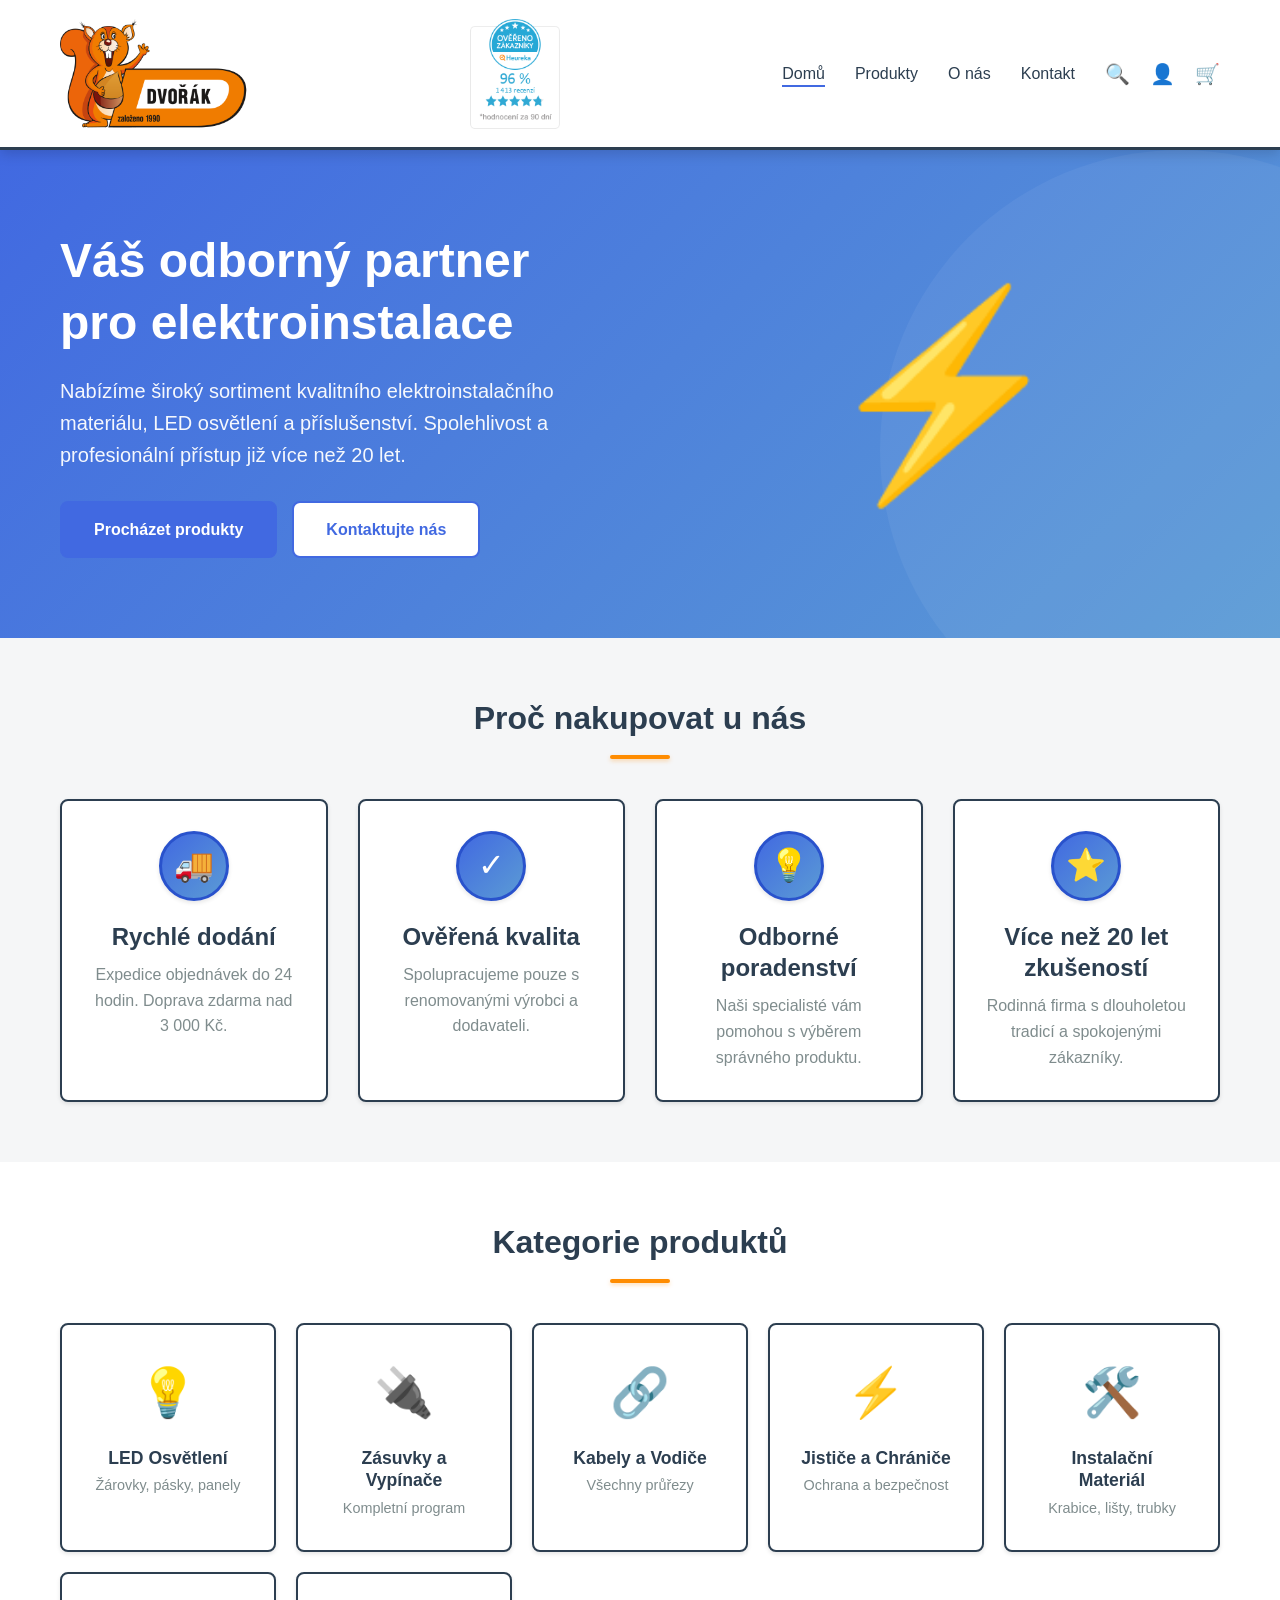
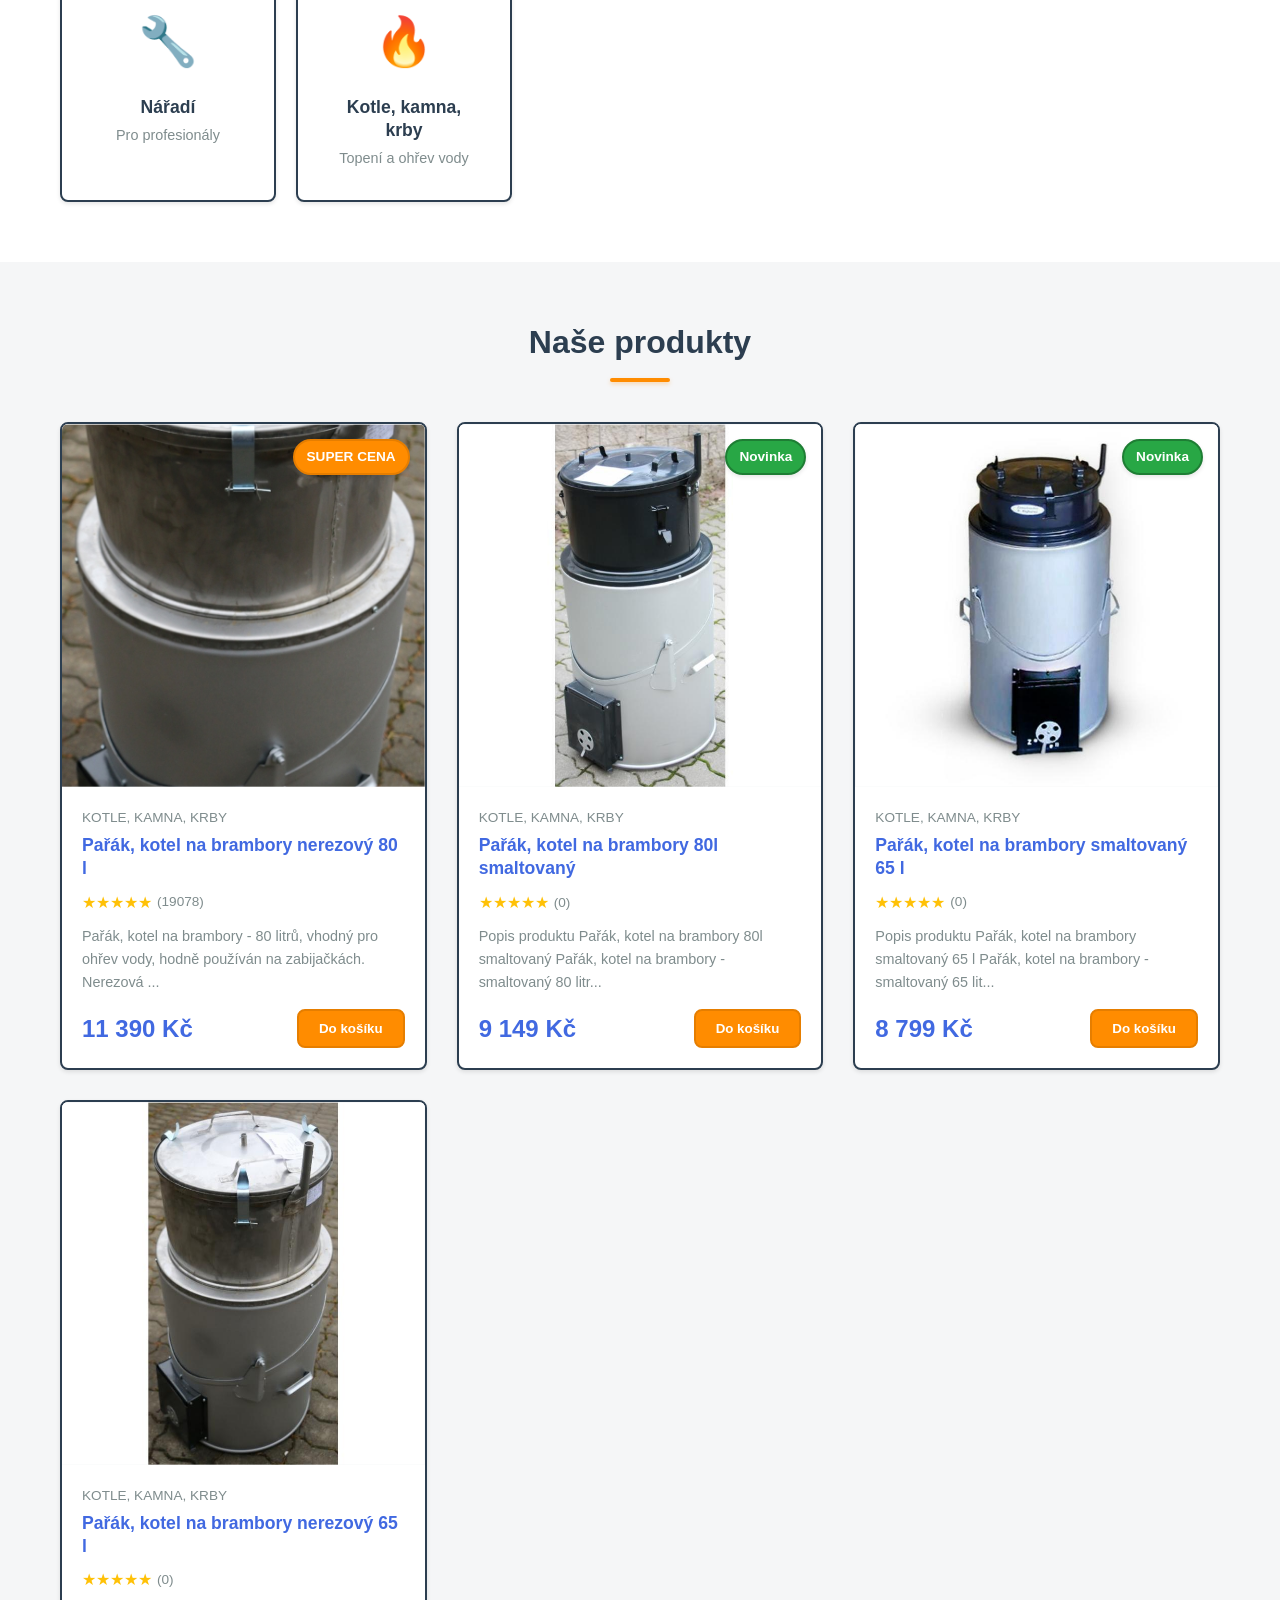
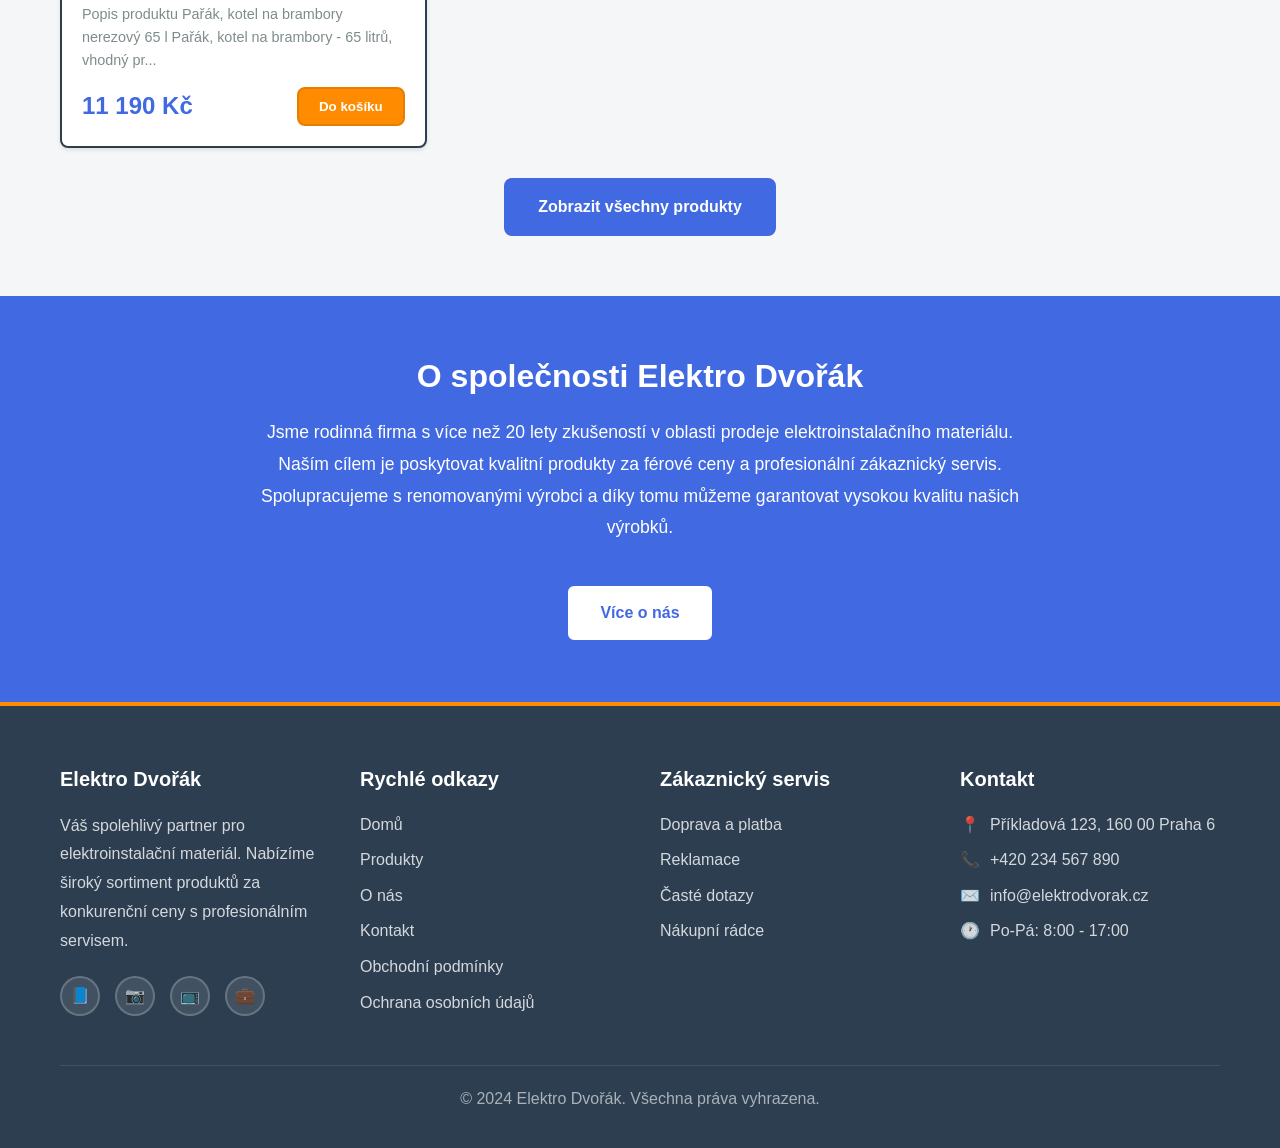
<file: index.html>
<!DOCTYPE html>
<html lang="cs">
<head>
    <meta charset="UTF-8">
    <meta name="viewport" content="width=device-width, initial-scale=1.0">
    <meta name="description" content="Elektro Dvořák - Váš spolehlivý partner pro elektroinstalační materiál, LED osvětlení, kabely a elektro příslušenství. Více než 20 let zkušeností.">
    <meta name="keywords" content="elektro, elektroinstalace, LED osvětlení, kabely, zásuvky, vypínače">
    <title>Elektro Dvořák - Elektroinstalační materiál a osvětlení</title>

    <!-- CSS -->
    <link rel="stylesheet" href="assets/css/style.css">

    <!-- Favicon -->
    <link rel="icon" type="image/x-icon" href="assets/icons/favicon.ico">
</head>
<body>
    <!-- HEADER & NAVIGACE -->
    <header class="header">
        <div class="header-container">
            <a href="index.html" class="logo">
                <img src="assets/images/logo.png" alt="Elektro Dvořák" class="logo-img">
            </a>
            <a href="https://obchody.heureka.cz/elektrodvorak-cz/recenze/" target="_blank" rel="noopener noreferrer" class="heureka-badge">
                <img src="assets/images/7469-12.png" alt="Ověřeno zákazníky" class="badge-img">
            </a>

            <nav class="nav">
                <ul class="nav-links">
                    <li><a href="index.html" class="active">Domů</a></li>
                    <li><a href="pages/categories.html">Produkty</a></li>
                    <li><a href="pages/about.html">O nás</a></li>
                    <li><a href="pages/contact.html">Kontakt</a></li>
                </ul>

                <div class="nav-icons">
                    <span class="nav-icon" title="Vyhledávání">🔍</span>
                    <span class="nav-icon" title="Uživatel">👤</span>
                    <span class="nav-icon" title="Košík" onclick="window.location.href='pages/cart.html'">
                        🛒
                        <span class="cart-badge">0</span>
                    </span>
                </div>

                <div class="mobile-menu-toggle">
                    <span></span>
                    <span></span>
                    <span></span>
                </div>
            </nav>
        </div>
    </header>

    <!-- HERO SEKCE -->
    <section class="hero">
        <div class="container">
            <div class="hero-content">
                <div class="hero-text">
                    <h1>Váš odborný partner pro elektroinstalace</h1>
                    <p>Nabízíme široký sortiment kvalitního elektroinstalačního materiálu, LED osvětlení a příslušenství. Spolehlivost a profesionální přístup již více než 20 let.</p>
                    <div class="btn-group">
                        <a href="pages/categories.html" class="btn btn-primary">Procházet produkty</a>
                        <a href="pages/contact.html" class="btn btn-secondary">Kontaktujte nás</a>
                    </div>
                </div>
                <div class="hero-image">
                    <div style="font-size: 200px; text-align: center;">⚡</div>
                </div>
            </div>
        </div>
    </section>

    <!-- VÝHODY -->
    <section class="features section">
        <div class="container">
            <h2 class="section-title">Proč nakupovat u nás</h2>
            <div class="features-grid">
                <div class="feature-card">
                    <div class="feature-icon">🚚</div>
                    <h3>Rychlé dodání</h3>
                    <p>Expedice objednávek do 24 hodin. Doprava zdarma nad 3 000 Kč.</p>
                </div>
                <div class="feature-card">
                    <div class="feature-icon">✓</div>
                    <h3>Ověřená kvalita</h3>
                    <p>Spolupracujeme pouze s renomovanými výrobci a dodavateli.</p>
                </div>
                <div class="feature-card">
                    <div class="feature-icon">💡</div>
                    <h3>Odborné poradenství</h3>
                    <p>Naši specialisté vám pomohou s výběrem správného produktu.</p>
                </div>
                <div class="feature-card">
                    <div class="feature-icon">⭐</div>
                    <h3>Více než 20 let zkušeností</h3>
                    <p>Rodinná firma s dlouholetou tradicí a spokojenými zákazníky.</p>
                </div>
            </div>
        </div>
    </section>

    <!-- KATEGORIE PRODUKTŮ -->
    <section class="section">
        <div class="container">
            <h2 class="section-title">Kategorie produktů</h2>
            <div class="categories-grid">
                <div class="category-card" onclick="window.location.href='pages/categories.html?cat=osvetleni'">
                    <div class="category-icon">💡</div>
                    <h3>LED Osvětlení</h3>
                    <p>Žárovky, pásky, panely</p>
                </div>
                <div class="category-card" onclick="window.location.href='pages/categories.html?cat=zasuvky'">
                    <div class="category-icon">🔌</div>
                    <h3>Zásuvky a Vypínače</h3>
                    <p>Kompletní program</p>
                </div>
                <div class="category-card" onclick="window.location.href='pages/categories.html?cat=kabely'">
                    <div class="category-icon">🔗</div>
                    <h3>Kabely a Vodiče</h3>
                    <p>Všechny průřezy</p>
                </div>
                <div class="category-card" onclick="window.location.href='pages/categories.html?cat=jistice'">
                    <div class="category-icon">⚡</div>
                    <h3>Jističe a Chrániče</h3>
                    <p>Ochrana a bezpečnost</p>
                </div>
                <div class="category-card" onclick="window.location.href='pages/categories.html?cat=instalace'">
                    <div class="category-icon">🛠️</div>
                    <h3>Instalační Materiál</h3>
                    <p>Krabice, lišty, trubky</p>
                </div>
                <div class="category-card" onclick="window.location.href='pages/categories.html?cat=naradi'">
                    <div class="category-icon">🔧</div>
                    <h3>Nářadí</h3>
                    <p>Pro profesionály</p>
                </div>
                <div class="category-card" onclick="window.location.href='pages/categories.html?cat=kotle-kamna-krby'">
                    <div class="category-icon">🔥</div>
                    <h3>Kotle, kamna, krby</h3>
                    <p>Topení a ohřev vody</p>
                </div>
            </div>
        </div>
    </section>

    <!-- NAŠE PRODUKTY -->
    <section class="section" style="background: var(--light-gray);">
        <div class="container">
            <h2 class="section-title">Naše produkty</h2>
            <div class="products-grid" id="products-container">
                <!-- Products loaded dynamically from products.js -->
            </div>

            <div class="text-center mt-3">
                <a href="pages/categories.html" class="btn btn-primary">Zobrazit všechny produkty</a>
            </div>
        </div>
    </section>

    <!-- O NÁS - KRÁTKÁ SEKCE -->
    <section class="section" style="background: var(--primary-color); color: var(--white);">
        <div class="container">
            <div style="max-width: 800px; margin: 0 auto; text-align: center;">
                <h2>O společnosti Elektro Dvořák</h2>
                <p style="font-size: 1.1rem; line-height: 1.8; margin: 20px 0;">
                    Jsme rodinná firma s více než 20 lety zkušeností v oblasti prodeje elektroinstalačního materiálu.
                    Naším cílem je poskytovat kvalitní produkty za férové ceny a profesionální zákaznický servis.
                    Spolupracujeme s renomovanými výrobci a díky tomu můžeme garantovat vysokou kvalitu našich výrobků.
                </p>
                <a href="pages/about.html" class="btn btn-secondary mt-2">Více o nás</a>
            </div>
        </div>
    </section>

    <!-- FOOTER -->
    <footer class="footer">
        <div class="container">
            <div class="footer-content">
                <div class="footer-section footer-about">
                    <h3>Elektro Dvořák</h3>
                    <p>
                        Váš spolehlivý partner pro elektroinstalační materiál.
                        Nabízíme široký sortiment produktů za konkurenční ceny s profesionálním servisem.
                    </p>
                    <div class="social-links">
                        <a href="#" class="social-icon" title="Facebook">📘</a>
                        <a href="#" class="social-icon" title="Instagram">📷</a>
                        <a href="#" class="social-icon" title="YouTube">📺</a>
                        <a href="#" class="social-icon" title="LinkedIn">💼</a>
                    </div>
                </div>

                <div class="footer-section">
                    <h3>Rychlé odkazy</h3>
                    <ul>
                        <li><a href="index.html">Domů</a></li>
                        <li><a href="pages/categories.html">Produkty</a></li>
                        <li><a href="pages/about.html">O nás</a></li>
                        <li><a href="pages/contact.html">Kontakt</a></li>
                        <li><a href="#">Obchodní podmínky</a></li>
                        <li><a href="#">Ochrana osobních údajů</a></li>
                    </ul>
                </div>

                <div class="footer-section">
                    <h3>Zákaznický servis</h3>
                    <ul>
                        <li><a href="#">Doprava a platba</a></li>
                        <li><a href="#">Reklamace</a></li>
                        <li><a href="#">Časté dotazy</a></li>
                        <li><a href="#">Nákupní rádce</a></li>
                    </ul>
                </div>

                <div class="footer-section">
                    <h3>Kontakt</h3>
                    <div class="contact-info">
                        <div class="contact-item">
                            <span>📍</span>
                            <span>Příkladová 123, 160 00 Praha 6</span>
                        </div>
                        <div class="contact-item">
                            <span>📞</span>
                            <span>+420 234 567 890</span>
                        </div>
                        <div class="contact-item">
                            <span>✉️</span>
                            <span>info@elektrodvorak.cz</span>
                        </div>
                        <div class="contact-item">
                            <span>🕐</span>
                            <span>Po-Pá: 8:00 - 17:00</span>
                        </div>
                    </div>
                </div>
            </div>

            <div class="footer-bottom">
                <p>&copy; 2024 Elektro Dvořák. Všechna práva vyhrazena.</p>
            </div>
        </div>
    </footer>

    <!-- JavaScript -->
    <script src="assets/js/products.js"></script>
    <script src="assets/js/script.js"></script>
</body>
</html>
</file>
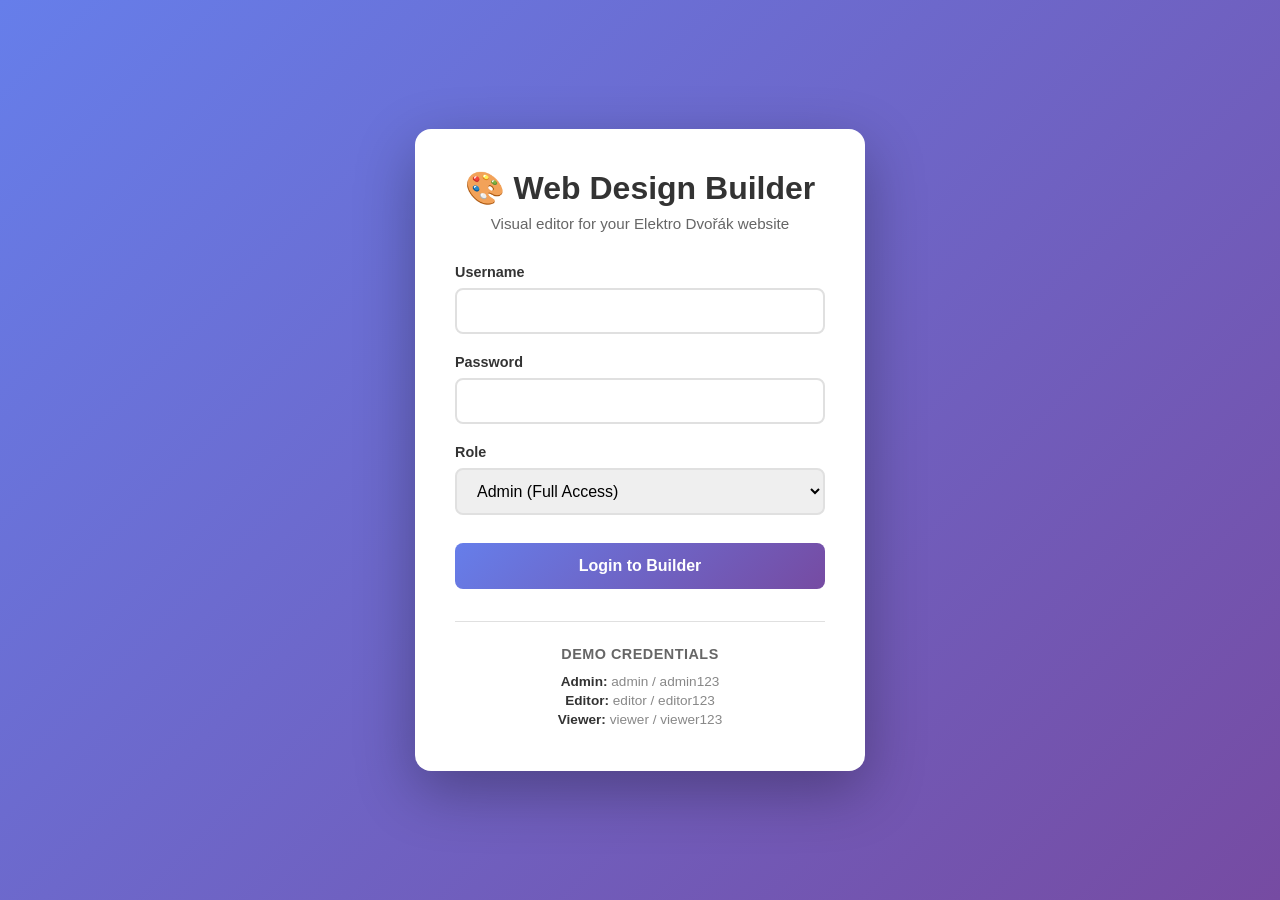
<file: builder/index.html>
<!DOCTYPE html>
<html lang="cs">
<head>
    <meta charset="UTF-8">
    <meta name="viewport" content="width=device-width, initial-scale=1.0">
    <title>Web Design Builder - Login</title>
    <link rel="stylesheet" href="assets/css/builder.css">
</head>
<body>
    <div class="login-container">
        <div class="login-card">
            <div class="logo-section">
                <h1>🎨 Web Design Builder</h1>
                <p>Visual editor for your Elektro Dvořák website</p>
            </div>

            <form id="loginForm" class="login-form">
                <div class="form-group">
                    <label for="username">Username</label>
                    <input type="text" id="username" name="username" required autocomplete="username">
                </div>

                <div class="form-group">
                    <label for="password">Password</label>
                    <input type="password" id="password" name="password" required autocomplete="current-password">
                </div>

                <div class="form-group">
                    <label for="role">Role</label>
                    <select id="role" name="role">
                        <option value="admin">Admin (Full Access)</option>
                        <option value="editor">Editor (Edit Only)</option>
                        <option value="viewer">Viewer (View Only)</option>
                    </select>
                </div>

                <button type="submit" class="btn-primary">Login to Builder</button>

                <div class="error-message" id="errorMessage"></div>
            </form>

            <div class="demo-credentials">
                <h3>Demo Credentials</h3>
                <p><strong>Admin:</strong> admin / admin123</p>
                <p><strong>Editor:</strong> editor / editor123</p>
                <p><strong>Viewer:</strong> viewer / viewer123</p>
            </div>
        </div>
    </div>

    <script src="assets/js/auth.js"></script>
</body>
</html>
</file>
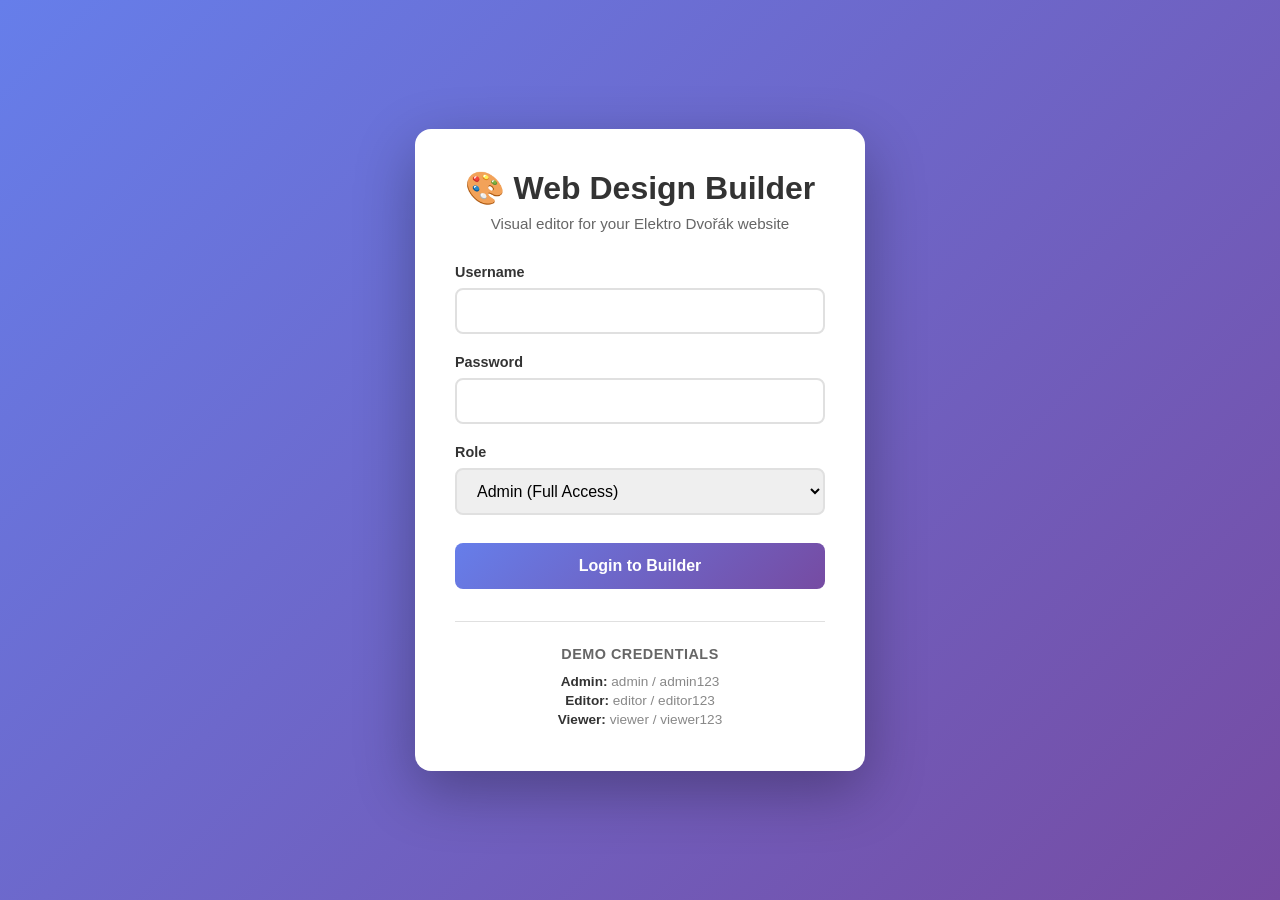
<file: builder/editor.html>
<!DOCTYPE html>
<html lang="cs">
<head>
    <meta charset="UTF-8">
    <meta name="viewport" content="width=device-width, initial-scale=1.0">
    <title>Web Design Builder - Editor</title>
    <link rel="stylesheet" href="assets/css/editor.css">
</head>
<body>
    <!-- Top Toolbar -->
    <div class="toolbar">
        <div class="toolbar-left">
            <h2>🎨 Web Design Builder</h2>
            <span class="user-info" id="userInfo"></span>
        </div>

        <div class="toolbar-center">
            <button class="toolbar-btn" id="undoBtn" title="Undo (Ctrl+Z)">
                <span>↶</span> Undo
            </button>
            <button class="toolbar-btn" id="redoBtn" title="Redo (Ctrl+Y)">
                <span>↷</span> Redo
            </button>
            <div class="divider"></div>
            <button class="toolbar-btn btn-add-element" id="addElementBtn" title="Add Element">
                <span>➕</span> Add
            </button>
            <button class="toolbar-btn" id="copyBtn" title="Copy (Ctrl+C)">
                <span>📋</span> Copy
            </button>
            <button class="toolbar-btn" id="pasteBtn" title="Paste (Ctrl+V)">
                <span>📄</span> Paste
            </button>
            <button class="toolbar-btn btn-delete" id="deleteBtn" title="Delete (Del)">
                <span>🗑️</span> Delete
            </button>
            <div class="divider"></div>
            <button class="toolbar-btn" id="desktopView" title="Desktop View">
                <span>🖥</span> Desktop
            </button>
            <button class="toolbar-btn" id="tabletView" title="Tablet View">
                <span>📱</span> Tablet
            </button>
            <button class="toolbar-btn" id="mobileView" title="Mobile View">
                <span>📱</span> Mobile
            </button>
        </div>

        <div class="toolbar-right">
            <button class="toolbar-btn" id="previewBtn">
                <span>👁</span> Preview
            </button>
            <button class="toolbar-btn" id="exportProductsBtn">
                <span>🛍</span> Export Products
            </button>
            <button class="toolbar-btn btn-primary" id="exportBtn">
                <span>💾</span> Export Site
            </button>
            <button class="toolbar-btn" id="logoutBtn">
                <span>🚪</span> Logout
            </button>
        </div>
    </div>

    <!-- Floating Edit Button -->
    <button class="floating-edit-btn" id="floatingEditBtn" title="Toggle Sidebar">
        <span class="edit-icon">✏️</span>
        <span class="edit-text">Edit</span>
    </button>

    <!-- Main Editor Layout -->
    <div class="editor-layout">
        <!-- Left Sidebar - Tools Panel -->
        <div class="sidebar sidebar-left">
            <div class="sidebar-tabs">
                <button class="sidebar-tab active" data-panel="elements">
                    <span>📦</span> Elements
                </button>
                <button class="sidebar-tab" data-panel="pages">
                    <span>📄</span> Pages
                </button>
                <button class="sidebar-tab" data-panel="products">
                    <span>🛍</span> Products
                </button>
                <button class="sidebar-tab" data-panel="assets">
                    <span>🖼</span> Assets
                </button>
            </div>

            <!-- Elements Panel -->
            <div class="sidebar-panel active" id="elementsPanel">
                <h3>Add Elements</h3>
                <p style="font-size: 0.8rem; color: #888; margin-bottom: 15px;">Click to add to page</p>
                <div class="element-categories">
                    <div class="elements-category">
                        <div class="elements-category-title">Layout</div>
                        <div class="elements-grid">
                            <div class="element-item" data-template="section">
                                <span class="element-icon">📦</span>
                                <span class="element-name">Section</span>
                            </div>
                            <div class="element-item" data-template="container">
                                <span class="element-icon">📋</span>
                                <span class="element-name">Container</span>
                            </div>
                            <div class="element-item" data-template="row">
                                <span class="element-icon">↔️</span>
                                <span class="element-name">Row (Flex)</span>
                            </div>
                            <div class="element-item" data-template="grid2">
                                <span class="element-icon">⊞</span>
                                <span class="element-name">2-Column</span>
                            </div>
                            <div class="element-item" data-template="grid3">
                                <span class="element-icon">⊟</span>
                                <span class="element-name">3-Column</span>
                            </div>
                            <div class="element-item" data-template="grid4">
                                <span class="element-icon">▦</span>
                                <span class="element-name">4-Column</span>
                            </div>
                        </div>
                    </div>

                    <div class="elements-category">
                        <div class="elements-category-title">Content Blocks</div>
                        <div class="elements-grid">
                            <div class="element-item" data-template="card">
                                <span class="element-icon">🃏</span>
                                <span class="element-name">Card</span>
                            </div>
                            <div class="element-item" data-template="featureBox">
                                <span class="element-icon">⭐</span>
                                <span class="element-name">Feature Box</span>
                            </div>
                            <div class="element-item" data-template="testimonial">
                                <span class="element-icon">💬</span>
                                <span class="element-name">Testimonial</span>
                            </div>
                            <div class="element-item" data-template="pricingCard">
                                <span class="element-icon">💳</span>
                                <span class="element-name">Pricing</span>
                            </div>
                        </div>
                    </div>

                    <div class="elements-category">
                        <div class="elements-category-title">Hero Sections</div>
                        <div class="elements-grid">
                            <div class="element-item" data-template="heroBasic">
                                <span class="element-icon">🎯</span>
                                <span class="element-name">Hero Basic</span>
                            </div>
                            <div class="element-item" data-template="heroSplit">
                                <span class="element-icon">🖼️</span>
                                <span class="element-name">Hero Split</span>
                            </div>
                        </div>
                    </div>

                    <div class="elements-category">
                        <div class="elements-category-title">Basic Elements</div>
                        <div class="elements-grid">
                            <div class="element-item" data-template="heading">
                                <span class="element-icon">H</span>
                                <span class="element-name">Heading</span>
                            </div>
                            <div class="element-item" data-template="paragraph">
                                <span class="element-icon">¶</span>
                                <span class="element-name">Paragraph</span>
                            </div>
                            <div class="element-item" data-template="image">
                                <span class="element-icon">🖼️</span>
                                <span class="element-name">Image</span>
                            </div>
                            <div class="element-item" data-template="button">
                                <span class="element-icon">🔘</span>
                                <span class="element-name">Button</span>
                            </div>
                            <div class="element-item" data-template="divider">
                                <span class="element-icon">➖</span>
                                <span class="element-name">Divider</span>
                            </div>
                            <div class="element-item" data-template="spacer">
                                <span class="element-icon">↕️</span>
                                <span class="element-name">Spacer</span>
                            </div>
                            <div class="element-item" data-template="list">
                                <span class="element-icon">📝</span>
                                <span class="element-name">List</span>
                            </div>
                            <div class="element-item" data-template="video">
                                <span class="element-icon">▶️</span>
                                <span class="element-name">Video</span>
                            </div>
                        </div>
                    </div>

                    <div class="elements-category">
                        <div class="elements-category-title">Forms & Navigation</div>
                        <div class="elements-grid">
                            <div class="element-item" data-template="form">
                                <span class="element-icon">📧</span>
                                <span class="element-name">Contact Form</span>
                            </div>
                            <div class="element-item" data-template="navbar">
                                <span class="element-icon">🧭</span>
                                <span class="element-name">Navbar</span>
                            </div>
                            <div class="element-item" data-template="footer">
                                <span class="element-icon">🦶</span>
                                <span class="element-name">Footer</span>
                            </div>
                        </div>
                    </div>
                </div>
            </div>

            <!-- Pages Panel -->
            <div class="sidebar-panel" id="pagesPanel">
                <h3>Pages</h3>
                <div class="page-list">
                    <div class="page-item active" data-page="index.html">
                        <span>🏠</span> Homepage
                    </div>
                    <div class="page-item" data-page="pages/about.html">
                        <span>ℹ</span> About
                    </div>
                    <div class="page-item" data-page="pages/categories.html">
                        <span>📋</span> Categories
                    </div>
                    <div class="page-item" data-page="pages/product.html">
                        <span>📦</span> Product
                    </div>
                    <div class="page-item" data-page="pages/cart.html">
                        <span>🛒</span> Cart
                    </div>
                    <div class="page-item" data-page="pages/contact.html">
                        <span>📧</span> Contact
                    </div>
                </div>
            </div>

            <!-- Products Panel -->
            <div class="sidebar-panel" id="productsPanel">
                <!-- Product manager will be loaded here -->
            </div>

            <!-- Assets Panel -->
            <div class="sidebar-panel" id="assetsPanel">
                <h3>Image Assets</h3>
                <div class="asset-upload">
                    <button class="btn-upload" id="uploadImageBtn">
                        <span>⬆</span> Upload Images
                    </button>
                    <input type="file" id="imageUpload" accept="image/*" multiple style="display: none;">
                </div>
                <div class="asset-grid" id="assetGrid">
                    <!-- Assets will be loaded here -->
                </div>
            </div>
        </div>

        <!-- Center - Canvas Area -->
        <div class="canvas-area">
            <div class="canvas-wrapper" id="canvasWrapper">
                <iframe id="editorFrame" src="../index.html"></iframe>
            </div>
        </div>

        <!-- Right Sidebar - Properties Panel -->
        <div class="sidebar sidebar-right">
            <div class="sidebar-tabs">
                <button class="sidebar-tab active" data-panel="properties">
                    <span>⚙</span> Properties
                </button>
                <button class="sidebar-tab" data-panel="animations">
                    <span>✨</span> Animations
                </button>
                <button class="sidebar-tab" data-panel="history">
                    <span>🕐</span> History
                </button>
            </div>

            <!-- Properties Panel -->
            <div class="sidebar-panel active" id="propertiesPanel">
                <h3>Element Properties</h3>
                <div id="propertiesContent">
                    <p class="no-selection">Select an element to edit its properties</p>
                </div>
            </div>

            <!-- Animations Panel -->
            <div class="sidebar-panel" id="animationsPanel">
                <h3>Animations</h3>
                <div class="animation-controls">
                    <div class="form-group">
                        <label>Animation Type</label>
                        <select id="animationType">
                            <option value="none">None</option>
                            <option value="fade-in">Fade In</option>
                            <option value="slide-in-left">Slide In Left</option>
                            <option value="slide-in-right">Slide In Right</option>
                            <option value="slide-in-up">Slide In Up</option>
                            <option value="slide-in-down">Slide In Down</option>
                            <option value="zoom-in">Zoom In</option>
                            <option value="bounce">Bounce</option>
                        </select>
                    </div>

                    <div class="form-group">
                        <label>Duration (ms)</label>
                        <input type="range" id="animationDuration" min="100" max="3000" value="600" step="100">
                        <span id="durationValue">600ms</span>
                    </div>

                    <div class="form-group">
                        <label>Delay (ms)</label>
                        <input type="range" id="animationDelay" min="0" max="2000" value="0" step="100">
                        <span id="delayValue">0ms</span>
                    </div>

                    <div class="form-group">
                        <label>Easing</label>
                        <select id="animationEasing">
                            <option value="ease">Ease</option>
                            <option value="ease-in">Ease In</option>
                            <option value="ease-out">Ease Out</option>
                            <option value="ease-in-out">Ease In Out</option>
                            <option value="linear">Linear</option>
                        </select>
                    </div>

                    <button class="btn-primary" id="applyAnimationBtn">Apply Animation</button>
                    <button class="btn-secondary" id="previewAnimationBtn">Preview</button>
                </div>

                <div class="animation-preview">
                    <h4>Preview</h4>
                    <div class="preview-box" id="animationPreview">
                        <div class="preview-element">Sample Element</div>
                    </div>
                </div>
            </div>

            <!-- History Panel -->
            <div class="sidebar-panel" id="historyPanel">
                <h3>Change History</h3>
                <div class="history-list" id="historyList">
                    <!-- History items will be added here -->
                </div>
            </div>
        </div>
    </div>

    <!-- Export Modal -->
    <div class="modal" id="exportModal">
        <div class="modal-content">
            <div class="modal-header">
                <h2>Export Website</h2>
                <button class="modal-close" id="closeExportModal">&times;</button>
            </div>
            <div class="modal-body">
                <p>Your website is ready to export. Click the button below to download all files as a ZIP archive.</p>
                <div class="export-options">
                    <label>
                        <input type="checkbox" id="includeImages" checked>
                        Include all images
                    </label>
                    <label>
                        <input type="checkbox" id="includeAssets" checked>
                        Include CSS and JavaScript
                    </label>
                    <label>
                        <input type="checkbox" id="minifyCode">
                        Minify code (smaller file size)
                    </label>
                </div>
            </div>
            <div class="modal-footer">
                <button class="btn-secondary" id="cancelExport">Cancel</button>
                <button class="btn-primary" id="confirmExport">
                    <span>💾</span> Download ZIP
                </button>
            </div>
        </div>
    </div>

    <!-- Quick Actions Bar (visible when element selected) -->
    <div class="quick-actions-bar" id="quickActionsBar">
        <button class="quick-action-btn" id="quickCopy" title="Copy (Ctrl+C)">📋</button>
        <button class="quick-action-btn" id="quickCut" title="Cut (Ctrl+X)">✂️</button>
        <button class="quick-action-btn" id="quickPaste" title="Paste (Ctrl+V)">📄</button>
        <div class="quick-action-divider"></div>
        <button class="quick-action-btn" id="quickDuplicate" title="Duplicate (Ctrl+D)">⧉</button>
        <button class="quick-action-btn" id="quickMoveUp" title="Move Up">↑</button>
        <button class="quick-action-btn" id="quickMoveDown" title="Move Down">↓</button>
        <div class="quick-action-divider"></div>
        <button class="quick-action-btn danger" id="quickDelete" title="Delete (Del)">🗑️</button>
    </div>

    <!-- Scripts -->
    <script src="assets/js/auth.js"></script>
    <script src="assets/js/editor.js"></script>
    <script src="assets/js/drag-drop.js"></script>
    <script src="assets/js/text-editor.js"></script>
    <script src="assets/js/image-manager.js"></script>
    <script src="assets/js/animation-controls.js"></script>
    <script src="assets/js/product-manager.js"></script>
    <script src="assets/js/section-editor.js"></script>
    <script src="assets/js/exporter.js"></script>
    <script src="assets/js/slideout-editor.js"></script>
    <script src="assets/js/visual-builder.js"></script>
    <script src="assets/js/image-manipulator.js"></script>
    <script src="assets/js/element-manager.js"></script>

    <!-- Initialize toolbar and quick actions -->
    <script>
        document.addEventListener('DOMContentLoaded', () => {
            const quickActionsBar = document.getElementById('quickActionsBar');

            // Show/hide quick actions bar based on selection
            document.addEventListener('elementSelected', () => {
                quickActionsBar.classList.add('visible');
            });

            document.addEventListener('elementDeselected', () => {
                quickActionsBar.classList.remove('visible');
            });

            // Quick action buttons
            document.getElementById('quickCopy')?.addEventListener('click', () => {
                window.elementManager?.copyElement(window.editor?.selectedElement);
            });

            document.getElementById('quickCut')?.addEventListener('click', () => {
                window.elementManager?.cutElement(window.editor?.selectedElement);
            });

            document.getElementById('quickPaste')?.addEventListener('click', () => {
                window.elementManager?.pasteElement(window.editor?.selectedElement);
            });

            document.getElementById('quickDuplicate')?.addEventListener('click', () => {
                window.elementManager?.duplicateElement(window.editor?.selectedElement);
            });

            document.getElementById('quickMoveUp')?.addEventListener('click', () => {
                window.elementManager?.moveUp(window.editor?.selectedElement);
            });

            document.getElementById('quickMoveDown')?.addEventListener('click', () => {
                window.elementManager?.moveDown(window.editor?.selectedElement);
            });

            document.getElementById('quickDelete')?.addEventListener('click', () => {
                window.elementManager?.deleteElement(window.editor?.selectedElement);
            });

            // Toolbar buttons
            document.getElementById('addElementBtn')?.addEventListener('click', () => {
                window.elementManager?.showInsertMenu('after');
            });

            document.getElementById('copyBtn')?.addEventListener('click', () => {
                window.elementManager?.copyElement(window.editor?.selectedElement);
            });

            document.getElementById('pasteBtn')?.addEventListener('click', () => {
                window.elementManager?.pasteElement(window.editor?.selectedElement);
            });

            document.getElementById('deleteBtn')?.addEventListener('click', () => {
                window.elementManager?.deleteElement(window.editor?.selectedElement);
            });

            // Elements panel - click to add
            document.querySelectorAll('#elementsPanel .element-item').forEach(item => {
                item.addEventListener('click', () => {
                    const templateKey = item.dataset.template;
                    if (templateKey && window.elementManager) {
                        window.elementManager.addElementToPage(templateKey);
                    }
                });
            });
        });
    </script>
</body>
</html>
</file>
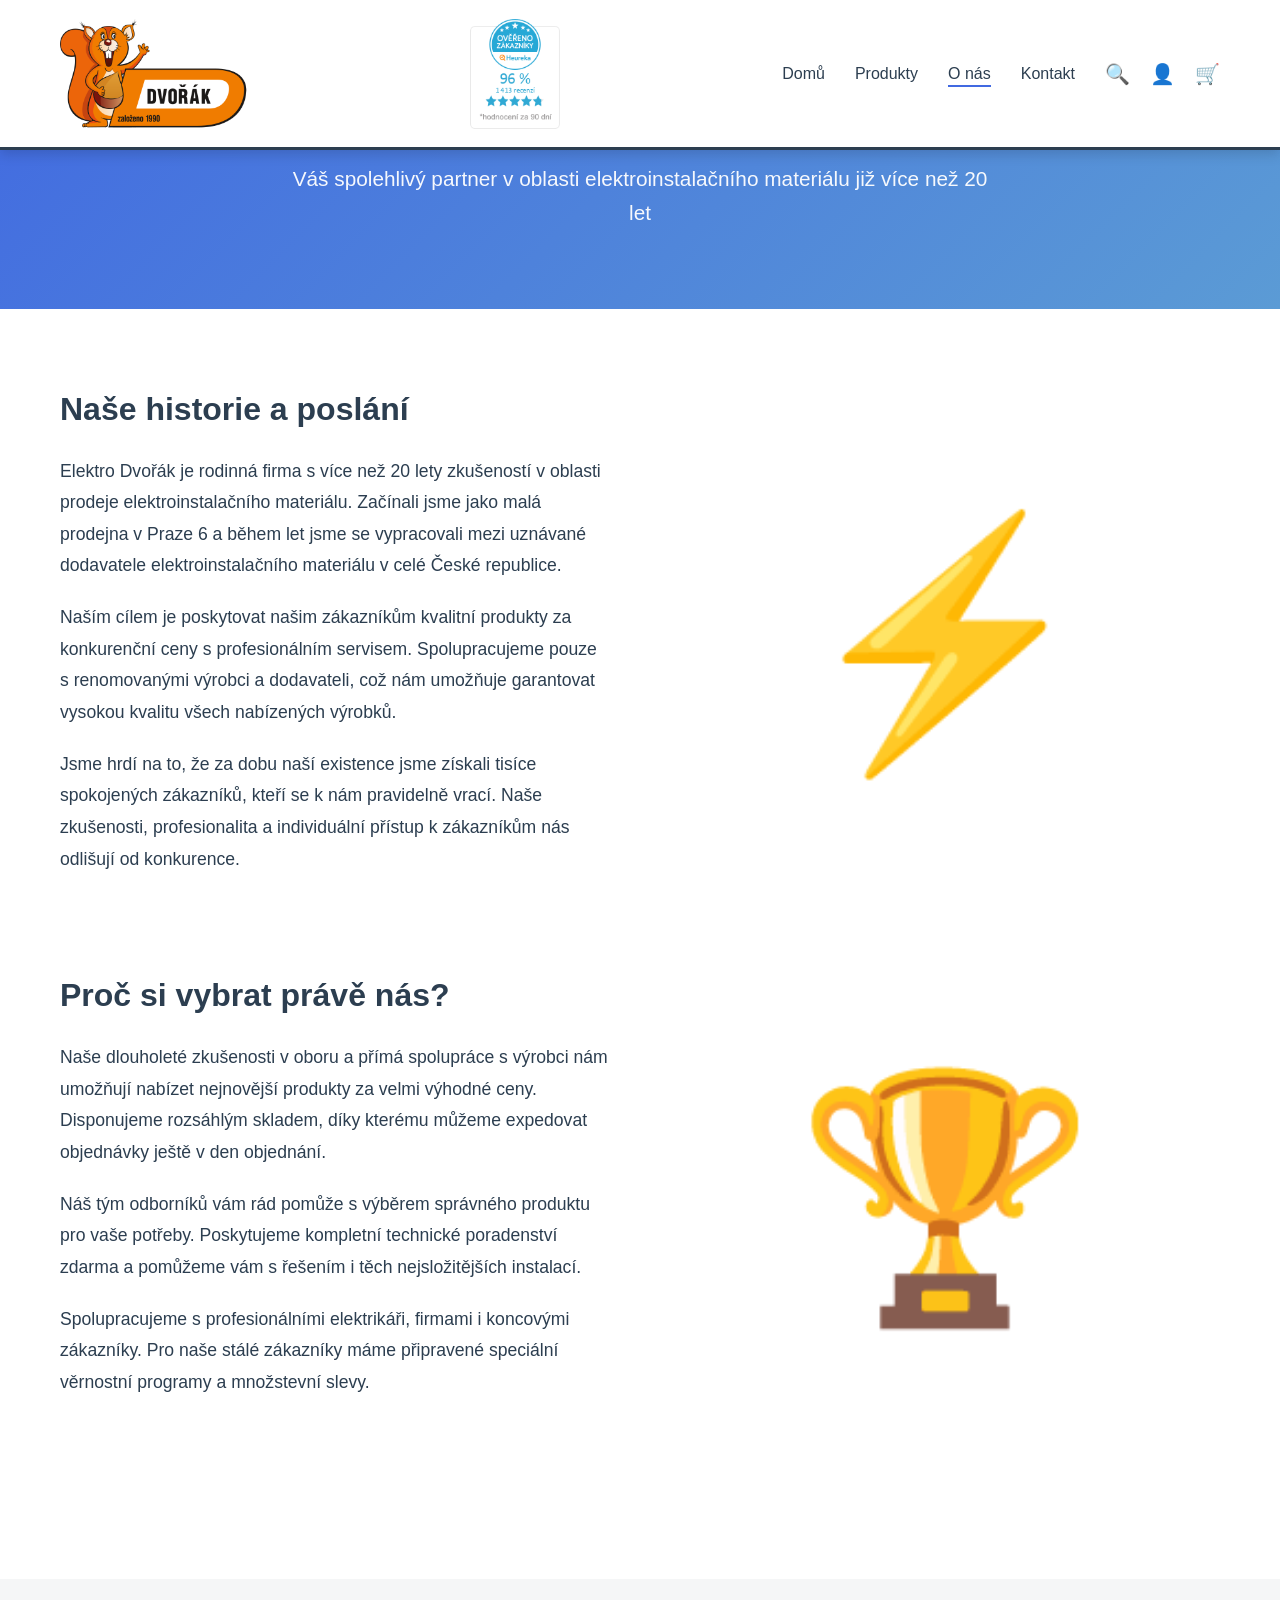
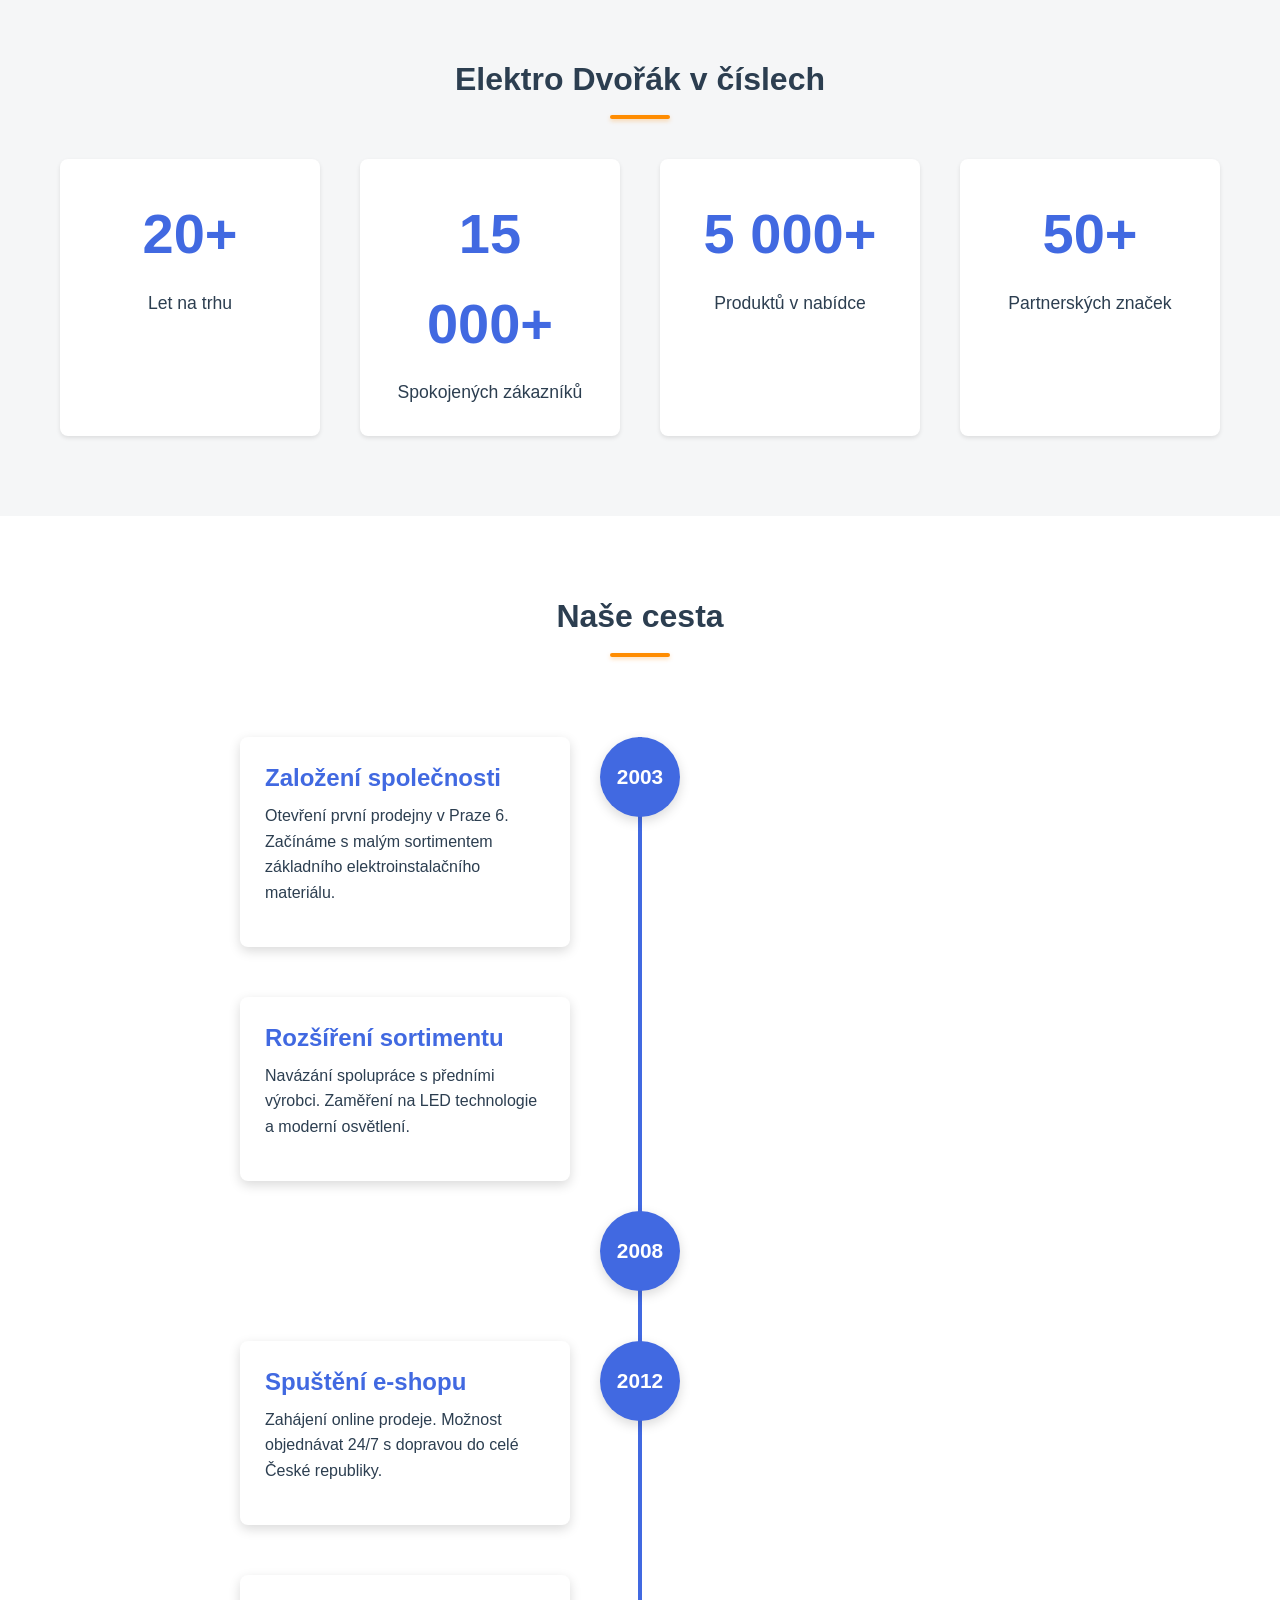
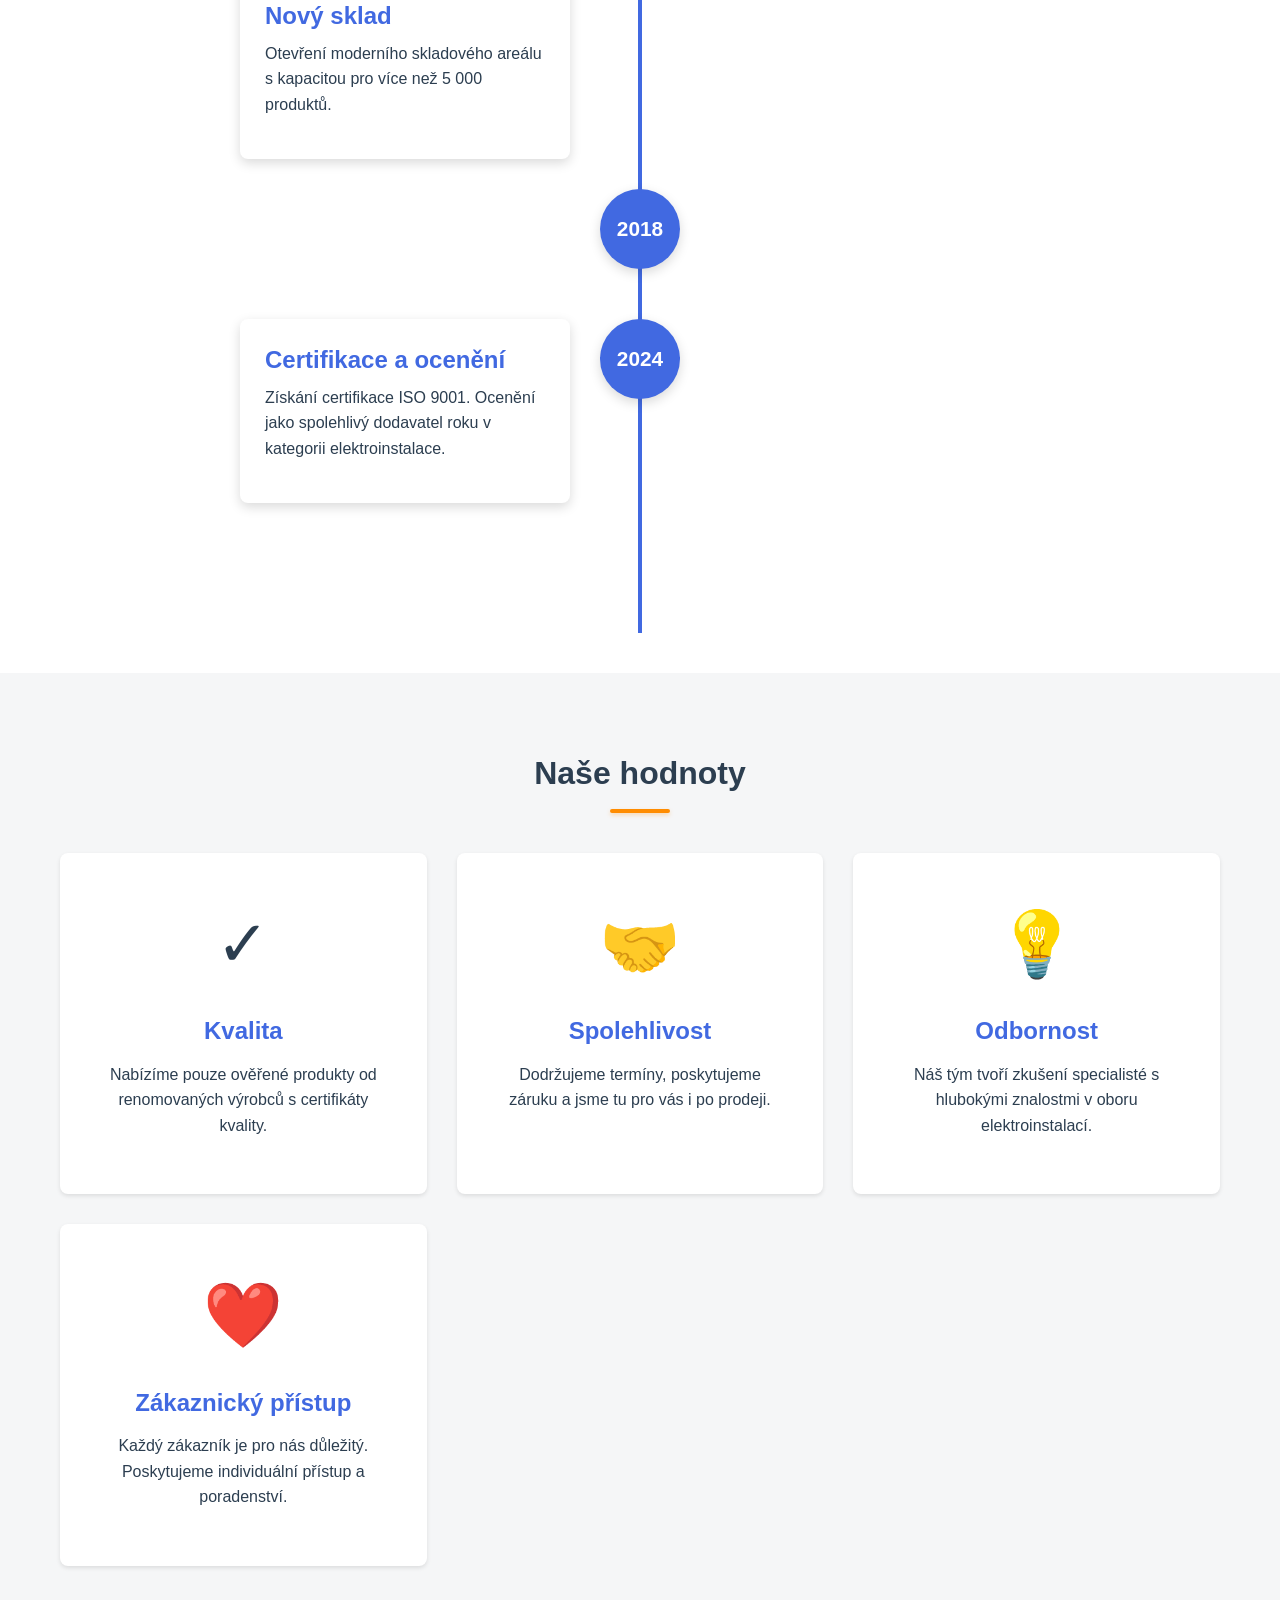
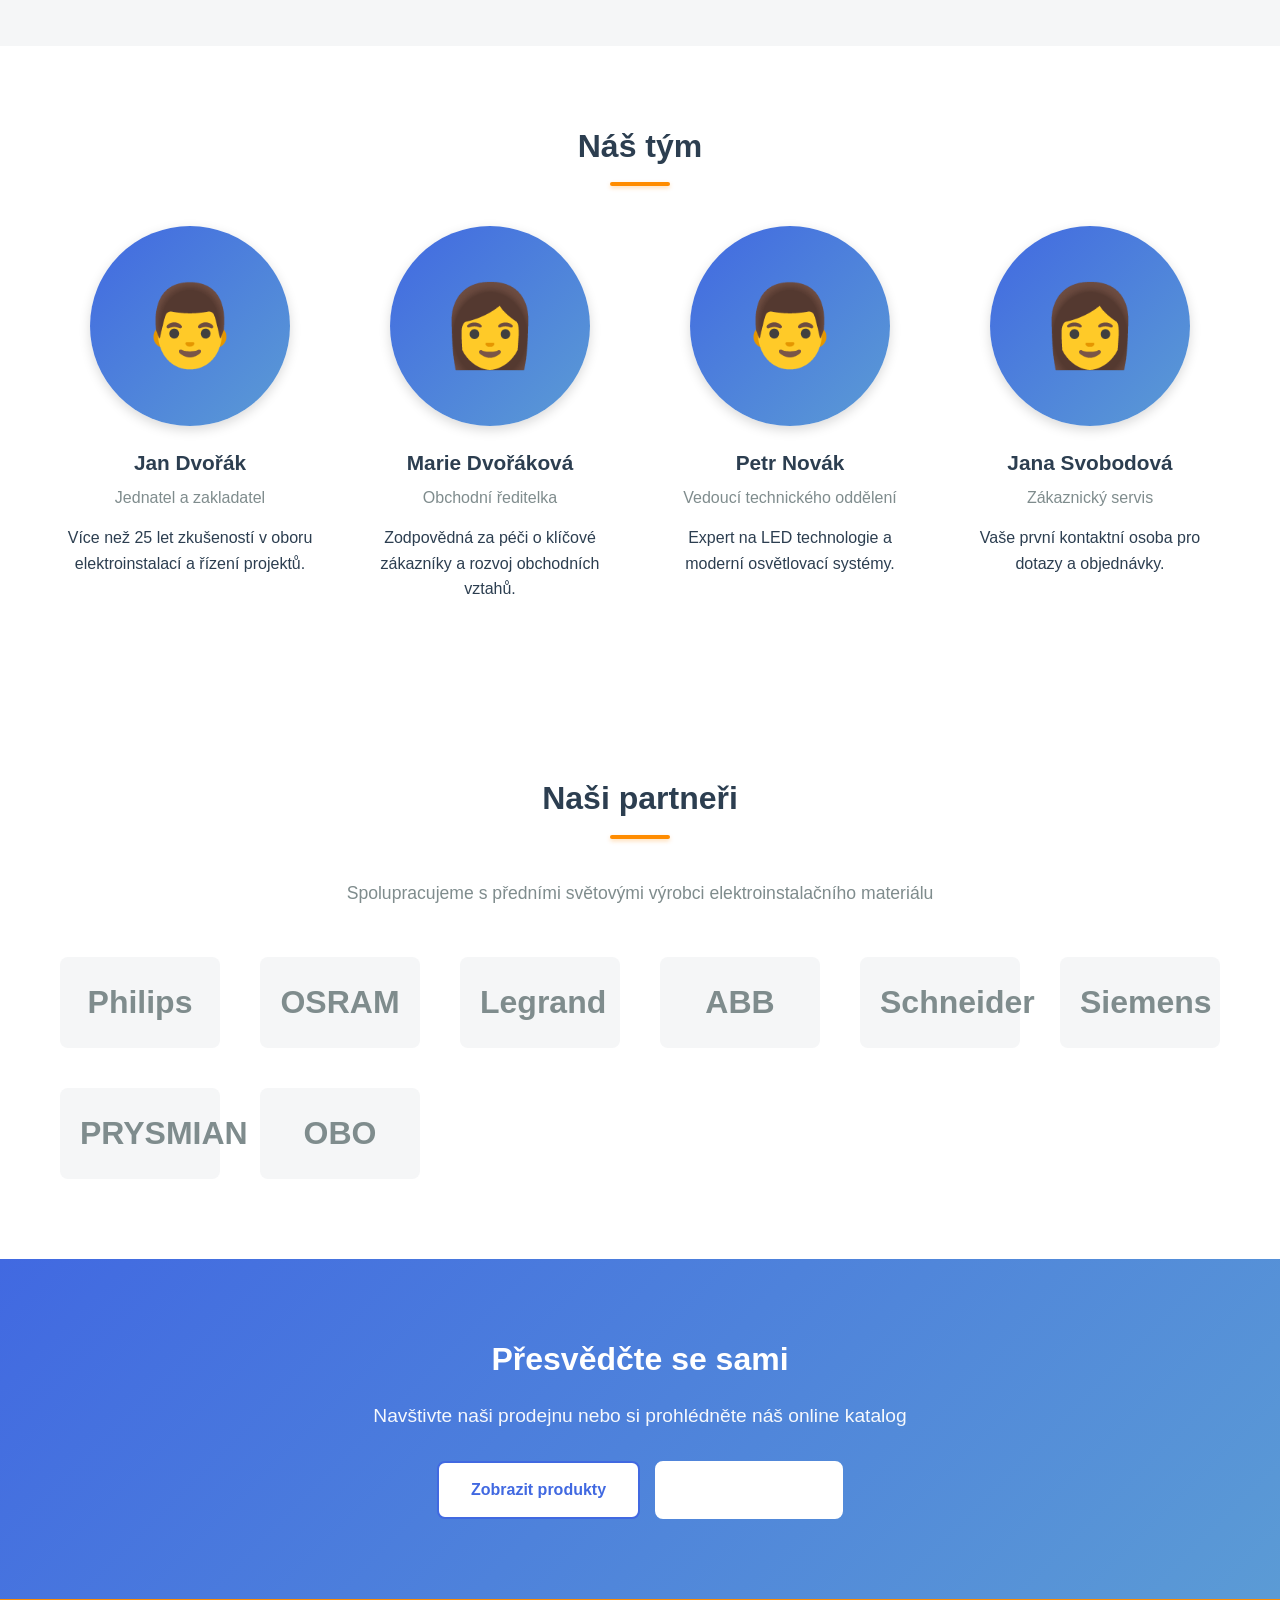
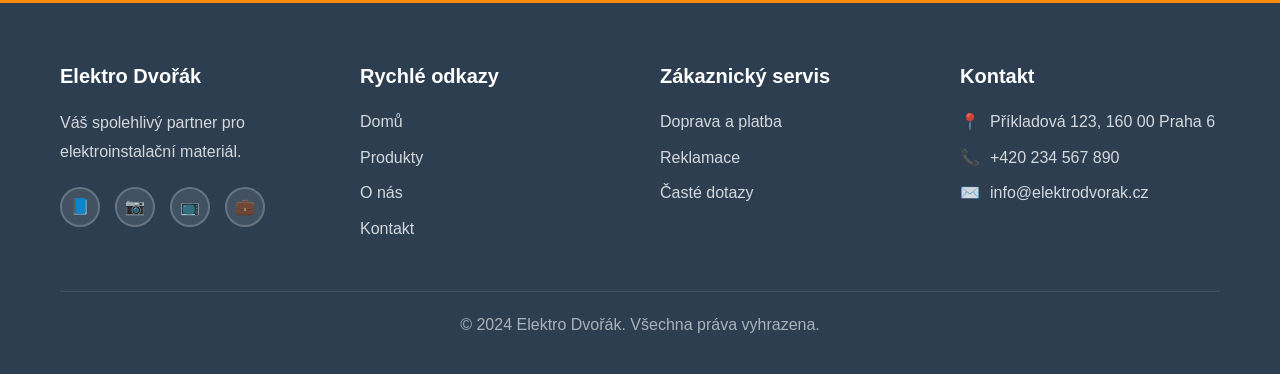
<file: pages/about.html>
<!DOCTYPE html>
<html lang="cs">
<head>
    <meta charset="UTF-8">
    <meta name="viewport" content="width=device-width, initial-scale=1.0">
    <meta name="description" content="O společnosti Elektro Dvořák - více než 20 let zkušeností v oblasti elektroinstalačního materiálu">
    <title>O nás - Elektro Dvořák</title>
    <link rel="stylesheet" href="../assets/css/style.css">
    <style>
        .about-page {
            margin-top: var(--header-height);
        }

        .about-hero {
            background: linear-gradient(135deg, var(--primary-color), var(--primary-light));
            color: var(--white);
            padding: 80px 0;
            text-align: center;
        }

        .about-hero h1 {
            font-size: 3rem;
            margin-bottom: 20px;
        }

        .about-hero p {
            font-size: 1.3rem;
            max-width: 700px;
            margin: 0 auto;
            opacity: 0.95;
        }

        .about-content {
            padding: 80px 0;
        }

        .about-grid {
            display: grid;
            grid-template-columns: 1fr 1fr;
            gap: 60px;
            align-items: center;
            margin-bottom: 80px;
        }

        .about-text h2 {
            margin-bottom: 25px;
            font-size: 2rem;
        }

        .about-text p {
            font-size: 1.1rem;
            line-height: 1.8;
            color: var(--text-color);
            margin-bottom: 20px;
        }

        .about-image {
            text-align: center;
            font-size: 15rem;
        }

        .stats-section {
            background: var(--light-gray);
            padding: 80px 0;
        }

        .stats-grid {
            display: grid;
            grid-template-columns: repeat(auto-fit, minmax(200px, 1fr));
            gap: 40px;
        }

        .stat-card {
            text-align: center;
            padding: 30px;
            background: var(--white);
            border-radius: var(--border-radius);
            box-shadow: var(--shadow-sm);
        }

        .stat-number {
            font-size: 3.5rem;
            font-weight: 700;
            color: var(--primary-color);
            margin-bottom: 10px;
        }

        .stat-label {
            font-size: 1.1rem;
            color: var(--text-color);
        }

        .timeline-section {
            padding: 80px 0;
        }

        .timeline {
            max-width: 800px;
            margin: 0 auto;
            position: relative;
            padding: 40px 0;
        }

        .timeline::before {
            content: '';
            position: absolute;
            left: 50%;
            transform: translateX(-50%);
            width: 4px;
            height: 100%;
            background: var(--primary-color);
        }

        .timeline-item {
            display: grid;
            grid-template-columns: 1fr 80px 1fr;
            gap: 30px;
            margin-bottom: 50px;
            position: relative;
        }

        .timeline-year {
            text-align: center;
            position: relative;
            z-index: 2;
        }

        .timeline-dot {
            width: 80px;
            height: 80px;
            background: var(--primary-color);
            border-radius: 50%;
            display: flex;
            align-items: center;
            justify-content: center;
            color: var(--white);
            font-weight: 700;
            font-size: 1.3rem;
            box-shadow: var(--shadow-md);
        }

        .timeline-content {
            padding: 25px;
            background: var(--white);
            border-radius: var(--border-radius);
            box-shadow: var(--shadow-md);
        }

        .timeline-content h3 {
            margin-bottom: 10px;
            color: var(--primary-color);
        }

        .timeline-item:nth-child(even) .timeline-content {
            grid-column: 1;
            grid-row: 1;
        }

        .timeline-item:nth-child(even) .timeline-year {
            grid-column: 2;
        }

        .values-section {
            background: var(--light-gray);
            padding: 80px 0;
        }

        .values-grid {
            display: grid;
            grid-template-columns: repeat(auto-fit, minmax(280px, 1fr));
            gap: 30px;
        }

        .value-card {
            background: var(--white);
            padding: 40px;
            border-radius: var(--border-radius);
            box-shadow: var(--shadow-sm);
            text-align: center;
            transition: var(--transition);
        }

        .value-card:hover {
            transform: translateY(-5px);
            box-shadow: var(--shadow-lg);
        }

        .value-icon {
            font-size: 4rem;
            margin-bottom: 20px;
        }

        .value-card h3 {
            margin-bottom: 15px;
            color: var(--primary-color);
        }

        .team-section {
            padding: 80px 0;
        }

        .team-grid {
            display: grid;
            grid-template-columns: repeat(auto-fit, minmax(250px, 1fr));
            gap: 40px;
        }

        .team-member {
            text-align: center;
        }

        .team-photo {
            width: 200px;
            height: 200px;
            border-radius: 50%;
            background: linear-gradient(135deg, var(--primary-color), var(--primary-light));
            margin: 0 auto 20px;
            display: flex;
            align-items: center;
            justify-content: center;
            font-size: 5rem;
            color: var(--white);
            box-shadow: var(--shadow-md);
        }

        .team-name {
            font-size: 1.3rem;
            font-weight: 600;
            margin-bottom: 5px;
        }

        .team-role {
            color: var(--text-light);
            margin-bottom: 15px;
        }

        .partners-section {
            background: var(--white);
            padding: 80px 0;
        }

        .partners-grid {
            display: grid;
            grid-template-columns: repeat(auto-fit, minmax(150px, 1fr));
            gap: 40px;
            align-items: center;
        }

        .partner-logo {
            text-align: center;
            padding: 20px;
            background: var(--light-gray);
            border-radius: var(--border-radius);
            font-size: 2rem;
            font-weight: 700;
            color: var(--text-light);
            transition: var(--transition);
        }

        .partner-logo:hover {
            background: var(--primary-color);
            color: var(--white);
        }

        @media (max-width: 992px) {
            .about-grid {
                grid-template-columns: 1fr;
            }

            .about-image {
                font-size: 10rem;
            }

            .timeline::before {
                left: 40px;
            }

            .timeline-item {
                grid-template-columns: 80px 1fr;
                gap: 20px;
            }

            .timeline-content {
                grid-column: 2;
            }

            .timeline-item:nth-child(even) .timeline-content {
                grid-column: 2;
                grid-row: 1;
            }
        }

        @media (max-width: 768px) {
            .about-hero h1 {
                font-size: 2rem;
            }

            .about-hero p {
                font-size: 1.1rem;
            }

            .stat-number {
                font-size: 2.5rem;
            }
        }
    </style>
</head>
<body>
    <!-- HEADER -->
    <header class="header">
        <div class="header-container">
            <a href="../index.html" class="logo">
                <img src="../assets/images/logo.png" alt="Elektro Dvořák" class="logo-img">
            </a>
            <a href="https://obchody.heureka.cz/elektrodvorak-cz/recenze/" target="_blank" rel="noopener noreferrer" class="heureka-badge">
                <img src="../assets/images/7469-12.png" alt="Ověřeno zákazníky" class="badge-img">
            </a>

            <nav class="nav">
                <ul class="nav-links">
                    <li><a href="../index.html">Domů</a></li>
                    <li><a href="categories.html">Produkty</a></li>
                    <li><a href="about.html" class="active">O nás</a></li>
                    <li><a href="contact.html">Kontakt</a></li>
                </ul>

                <div class="nav-icons">
                    <span class="nav-icon">🔍</span>
                    <span class="nav-icon">👤</span>
                    <span class="nav-icon" onclick="window.location.href='cart.html'">
                        🛒
                        <span class="cart-badge">0</span>
                    </span>
                </div>

                <div class="mobile-menu-toggle">
                    <span></span>
                    <span></span>
                    <span></span>
                </div>
            </nav>
        </div>
    </header>

    <!-- HERO SEKCE -->
    <div class="about-hero">
        <div class="container">
            <h1>O společnosti Elektro Dvořák</h1>
            <p>Váš spolehlivý partner v oblasti elektroinstalačního materiálu již více než 20 let</p>
        </div>
    </div>

    <!-- HLAVNÍ OBSAH -->
    <div class="about-content">
        <div class="container">
            <div class="about-grid">
                <div class="about-text">
                    <h2>Naše historie a poslání</h2>
                    <p>
                        Elektro Dvořák je rodinná firma s více než 20 lety zkušeností v oblasti prodeje
                        elektroinstalačního materiálu. Začínali jsme jako malá prodejna v Praze 6 a během let jsme
                        se vypracovali mezi uznávané dodavatele elektroinstalačního materiálu v celé České republice.
                    </p>
                    <p>
                        Naším cílem je poskytovat našim zákazníkům kvalitní produkty za konkurenční ceny
                        s profesionálním servisem. Spolupracujeme pouze s renomovanými výrobci a dodavateli,
                        což nám umožňuje garantovat vysokou kvalitu všech nabízených výrobků.
                    </p>
                    <p>
                        Jsme hrdí na to, že za dobu naší existence jsme získali tisíce spokojených zákazníků,
                        kteří se k nám pravidelně vrací. Naše zkušenosti, profesionalita a individuální přístup
                        k zákazníkům nás odlišují od konkurence.
                    </p>
                </div>
                <div class="about-image">
                    ⚡
                </div>
            </div>

            <div class="about-grid" style="flex-direction: row-reverse;">
                <div class="about-text">
                    <h2>Proč si vybrat právě nás?</h2>
                    <p>
                        Naše dlouholeté zkušenosti v oboru a přímá spolupráce s výrobci nám umožňují nabízet
                        nejnovější produkty za velmi výhodné ceny. Disponujeme rozsáhlým skladem, díky kterému
                        můžeme expedovat objednávky ještě v den objednání.
                    </p>
                    <p>
                        Náš tým odborníků vám rád pomůže s výběrem správného produktu pro vaše potřeby.
                        Poskytujeme kompletní technické poradenství zdarma a pomůžeme vám s řešením i těch
                        nejsložitějších instalací.
                    </p>
                    <p>
                        Spolupracujeme s profesionálními elektrikáři, firmami i koncovými zákazníky.
                        Pro naše stálé zákazníky máme připravené speciální věrnostní programy a množstevní slevy.
                    </p>
                </div>
                <div class="about-image">
                    🏆
                </div>
            </div>
        </div>
    </div>

    <!-- STATISTIKY -->
    <div class="stats-section">
        <div class="container">
            <h2 class="section-title">Elektro Dvořák v číslech</h2>
            <div class="stats-grid">
                <div class="stat-card">
                    <div class="stat-number">20+</div>
                    <div class="stat-label">Let na trhu</div>
                </div>
                <div class="stat-card">
                    <div class="stat-number">15 000+</div>
                    <div class="stat-label">Spokojených zákazníků</div>
                </div>
                <div class="stat-card">
                    <div class="stat-number">5 000+</div>
                    <div class="stat-label">Produktů v nabídce</div>
                </div>
                <div class="stat-card">
                    <div class="stat-number">50+</div>
                    <div class="stat-label">Partnerských značek</div>
                </div>
            </div>
        </div>
    </div>

    <!-- ČASOVÁ OSA -->
    <div class="timeline-section">
        <div class="container">
            <h2 class="section-title">Naše cesta</h2>
            <div class="timeline">
                <div class="timeline-item">
                    <div class="timeline-content">
                        <h3>Založení společnosti</h3>
                        <p>Otevření první prodejny v Praze 6. Začínáme s malým sortimentem základního elektroinstalačního materiálu.</p>
                    </div>
                    <div class="timeline-year">
                        <div class="timeline-dot">2003</div>
                    </div>
                    <div></div>
                </div>

                <div class="timeline-item">
                    <div></div>
                    <div class="timeline-year">
                        <div class="timeline-dot">2008</div>
                    </div>
                    <div class="timeline-content">
                        <h3>Rozšíření sortimentu</h3>
                        <p>Navázání spolupráce s předními výrobci. Zaměření na LED technologie a moderní osvětlení.</p>
                    </div>
                </div>

                <div class="timeline-item">
                    <div class="timeline-content">
                        <h3>Spuštění e-shopu</h3>
                        <p>Zahájení online prodeje. Možnost objednávat 24/7 s dopravou do celé České republiky.</p>
                    </div>
                    <div class="timeline-year">
                        <div class="timeline-dot">2012</div>
                    </div>
                    <div></div>
                </div>

                <div class="timeline-item">
                    <div></div>
                    <div class="timeline-year">
                        <div class="timeline-dot">2018</div>
                    </div>
                    <div class="timeline-content">
                        <h3>Nový sklad</h3>
                        <p>Otevření moderního skladového areálu s kapacitou pro více než 5 000 produktů.</p>
                    </div>
                </div>

                <div class="timeline-item">
                    <div class="timeline-content">
                        <h3>Certifikace a ocenění</h3>
                        <p>Získání certifikace ISO 9001. Ocenění jako spolehlivý dodavatel roku v kategorii elektroinstalace.</p>
                    </div>
                    <div class="timeline-year">
                        <div class="timeline-dot">2024</div>
                    </div>
                    <div></div>
                </div>
            </div>
        </div>
    </div>

    <!-- NAŠE HODNOTY -->
    <div class="values-section">
        <div class="container">
            <h2 class="section-title">Naše hodnoty</h2>
            <div class="values-grid">
                <div class="value-card">
                    <div class="value-icon">✓</div>
                    <h3>Kvalita</h3>
                    <p>Nabízíme pouze ověřené produkty od renomovaných výrobců s certifikáty kvality.</p>
                </div>
                <div class="value-card">
                    <div class="value-icon">🤝</div>
                    <h3>Spolehlivost</h3>
                    <p>Dodržujeme termíny, poskytujeme záruku a jsme tu pro vás i po prodeji.</p>
                </div>
                <div class="value-card">
                    <div class="value-icon">💡</div>
                    <h3>Odbornost</h3>
                    <p>Náš tým tvoří zkušení specialisté s hlubokými znalostmi v oboru elektroinstalací.</p>
                </div>
                <div class="value-card">
                    <div class="value-icon">❤️</div>
                    <h3>Zákaznický přístup</h3>
                    <p>Každý zákazník je pro nás důležitý. Poskytujeme individuální přístup a poradenství.</p>
                </div>
            </div>
        </div>
    </div>

    <!-- NÁŠ TÝM -->
    <div class="team-section">
        <div class="container">
            <h2 class="section-title">Náš tým</h2>
            <div class="team-grid">
                <div class="team-member">
                    <div class="team-photo">👨</div>
                    <div class="team-name">Jan Dvořák</div>
                    <div class="team-role">Jednatel a zakladatel</div>
                    <p>Více než 25 let zkušeností v oboru elektroinstalací a řízení projektů.</p>
                </div>
                <div class="team-member">
                    <div class="team-photo">👩</div>
                    <div class="team-name">Marie Dvořáková</div>
                    <div class="team-role">Obchodní ředitelka</div>
                    <p>Zodpovědná za péči o klíčové zákazníky a rozvoj obchodních vztahů.</p>
                </div>
                <div class="team-member">
                    <div class="team-photo">👨</div>
                    <div class="team-name">Petr Novák</div>
                    <div class="team-role">Vedoucí technického oddělení</div>
                    <p>Expert na LED technologie a moderní osvětlovací systémy.</p>
                </div>
                <div class="team-member">
                    <div class="team-photo">👩</div>
                    <div class="team-name">Jana Svobodová</div>
                    <div class="team-role">Zákaznický servis</div>
                    <p>Vaše první kontaktní osoba pro dotazy a objednávky.</p>
                </div>
            </div>
        </div>
    </div>

    <!-- PARTNEŘI -->
    <div class="partners-section">
        <div class="container">
            <h2 class="section-title">Naši partneři</h2>
            <p style="text-align: center; color: var(--text-light); margin-bottom: 50px; font-size: 1.1rem;">
                Spolupracujeme s předními světovými výrobci elektroinstalačního materiálu
            </p>
            <div class="partners-grid">
                <div class="partner-logo">Philips</div>
                <div class="partner-logo">OSRAM</div>
                <div class="partner-logo">Legrand</div>
                <div class="partner-logo">ABB</div>
                <div class="partner-logo">Schneider</div>
                <div class="partner-logo">Siemens</div>
                <div class="partner-logo">PRYSMIAN</div>
                <div class="partner-logo">OBO</div>
            </div>
        </div>
    </div>

    <!-- CTA SEKCE -->
    <div style="background: linear-gradient(135deg, var(--primary-color), var(--primary-light)); padding: 80px 0; text-align: center; color: var(--white);">
        <div class="container">
            <h2 style="margin-bottom: 20px; color: var(--white);">Přesvědčte se sami</h2>
            <p style="font-size: 1.2rem; margin-bottom: 30px; opacity: 0.95;">
                Navštivte naši prodejnu nebo si prohlédněte náš online katalog
            </p>
            <div class="btn-group" style="justify-content: center;">
                <a href="categories.html" class="btn btn-primary" style="background: var(--white); color: var(--primary-color);">
                    Zobrazit produkty
                </a>
                <a href="contact.html" class="btn btn-secondary" style="border-color: var(--white); color: var(--white);">
                    Kontaktujte nás
                </a>
            </div>
        </div>
    </div>

    <!-- FOOTER -->
    <footer class="footer">
        <div class="container">
            <div class="footer-content">
                <div class="footer-section footer-about">
                    <h3>Elektro Dvořák</h3>
                    <p>Váš spolehlivý partner pro elektroinstalační materiál.</p>
                    <div class="social-links">
                        <a href="#" class="social-icon">📘</a>
                        <a href="#" class="social-icon">📷</a>
                        <a href="#" class="social-icon">📺</a>
                        <a href="#" class="social-icon">💼</a>
                    </div>
                </div>

                <div class="footer-section">
                    <h3>Rychlé odkazy</h3>
                    <ul>
                        <li><a href="../index.html">Domů</a></li>
                        <li><a href="categories.html">Produkty</a></li>
                        <li><a href="about.html">O nás</a></li>
                        <li><a href="contact.html">Kontakt</a></li>
                    </ul>
                </div>

                <div class="footer-section">
                    <h3>Zákaznický servis</h3>
                    <ul>
                        <li><a href="#">Doprava a platba</a></li>
                        <li><a href="#">Reklamace</a></li>
                        <li><a href="#">Časté dotazy</a></li>
                    </ul>
                </div>

                <div class="footer-section">
                    <h3>Kontakt</h3>
                    <div class="contact-info">
                        <div class="contact-item">
                            <span>📍</span>
                            <span>Příkladová 123, 160 00 Praha 6</span>
                        </div>
                        <div class="contact-item">
                            <span>📞</span>
                            <span>+420 234 567 890</span>
                        </div>
                        <div class="contact-item">
                            <span>✉️</span>
                            <span>info@elektrodvorak.cz</span>
                        </div>
                    </div>
                </div>
            </div>

            <div class="footer-bottom">
                <p>&copy; 2024 Elektro Dvořák. Všechna práva vyhrazena.</p>
            </div>
        </div>
    </footer>

    <script src="../assets/js/script.js"></script>
</body>
</html>
</file>
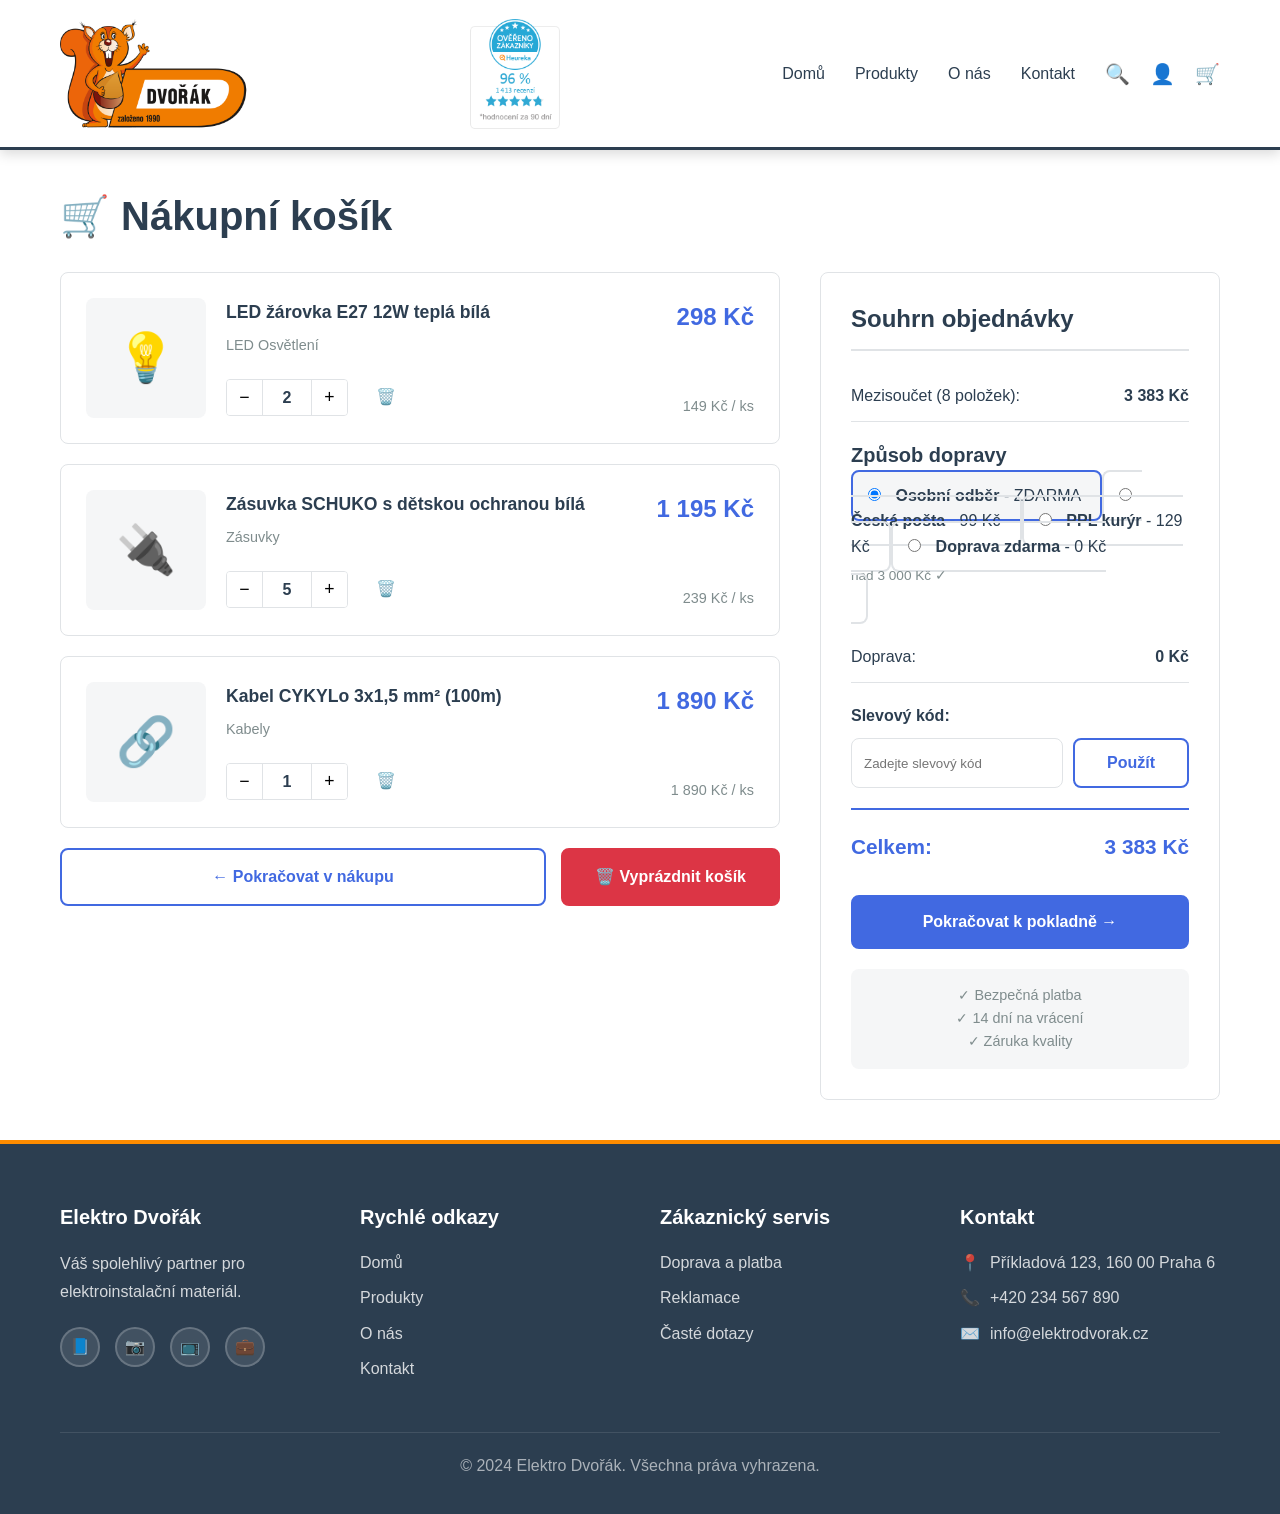
<file: pages/cart.html>
<!DOCTYPE html>
<html lang="cs">
<head>
    <meta charset="UTF-8">
    <meta name="viewport" content="width=device-width, initial-scale=1.0">
    <meta name="description" content="Nákupní košík - Elektro Dvořák">
    <title>Košík - Elektro Dvořák</title>
    <link rel="stylesheet" href="../assets/css/style.css">
    <style>
        .cart-page {
            margin-top: var(--header-height);
            padding: 40px 0;
            min-height: calc(100vh - var(--header-height) - 400px);
        }

        .cart-layout {
            display: grid;
            grid-template-columns: 1fr 400px;
            gap: 40px;
        }

        .cart-items {
            background: var(--white);
        }

        .cart-item {
            display: grid;
            grid-template-columns: 120px 1fr auto;
            gap: 20px;
            padding: 25px;
            border: 1px solid var(--gray);
            border-radius: var(--border-radius);
            margin-bottom: 20px;
            transition: var(--transition);
        }

        .cart-item:hover {
            box-shadow: var(--shadow-md);
        }

        .cart-item-image {
            width: 120px;
            height: 120px;
            background: var(--light-gray);
            border-radius: var(--border-radius);
            display: flex;
            align-items: center;
            justify-content: center;
            font-size: 3rem;
        }

        .cart-item-details {
            display: flex;
            flex-direction: column;
            justify-content: space-between;
        }

        .cart-item-title {
            font-size: 1.1rem;
            font-weight: 600;
            margin-bottom: 8px;
        }

        .cart-item-category {
            color: var(--text-light);
            font-size: 0.9rem;
            margin-bottom: 15px;
        }

        .cart-item-controls {
            display: flex;
            align-items: center;
            gap: 20px;
        }

        .cart-quantity-controls {
            display: flex;
            align-items: center;
            border: 1px solid var(--gray);
            border-radius: 4px;
            overflow: hidden;
        }

        .cart-quantity-btn {
            width: 35px;
            height: 35px;
            border: none;
            background: var(--white);
            cursor: pointer;
            font-size: 1.1rem;
            transition: var(--transition);
        }

        .cart-quantity-btn:hover {
            background: var(--light-gray);
        }

        .cart-quantity-value {
            width: 50px;
            text-align: center;
            font-weight: 600;
            border-left: 1px solid var(--gray);
            border-right: 1px solid var(--gray);
            line-height: 35px;
        }

        .cart-remove-btn {
            color: var(--text-light);
            cursor: pointer;
            padding: 8px;
            transition: var(--transition);
        }

        .cart-remove-btn:hover {
            color: #dc3545;
        }

        .cart-item-price-section {
            display: flex;
            flex-direction: column;
            align-items: flex-end;
            justify-content: space-between;
        }

        .cart-item-price {
            font-size: 1.5rem;
            font-weight: 700;
            color: var(--primary-color);
        }

        .cart-item-unit-price {
            font-size: 0.9rem;
            color: var(--text-light);
        }

        .cart-summary {
            position: sticky;
            top: calc(var(--header-height) + 20px);
            height: fit-content;
            background: var(--white);
            border: 1px solid var(--gray);
            border-radius: var(--border-radius);
            padding: 30px;
        }

        .cart-summary h3 {
            margin-bottom: 20px;
            padding-bottom: 15px;
            border-bottom: 2px solid var(--gray);
        }

        .summary-row {
            display: flex;
            justify-content: space-between;
            padding: 12px 0;
            border-bottom: 1px solid var(--gray);
        }

        .summary-row.total {
            font-size: 1.3rem;
            font-weight: 700;
            color: var(--primary-color);
            border-bottom: none;
            margin-top: 15px;
            padding-top: 20px;
            border-top: 2px solid var(--primary-color);
        }

        .promo-code {
            margin: 20px 0;
        }

        .promo-input-group {
            display: flex;
            gap: 10px;
        }

        .promo-input {
            flex: 1;
            padding: 12px;
            border: 1px solid var(--gray);
            border-radius: var(--border-radius);
        }

        .empty-cart {
            text-align: center;
            padding: 80px 20px;
            background: var(--white);
            border-radius: var(--border-radius);
        }

        .empty-cart-icon {
            font-size: 6rem;
            margin-bottom: 20px;
            opacity: 0.3;
        }

        .empty-cart h2 {
            margin-bottom: 15px;
            color: var(--text-color);
        }

        .empty-cart p {
            color: var(--text-light);
            margin-bottom: 30px;
        }

        .cart-actions {
            display: flex;
            gap: 15px;
            margin-top: 20px;
        }

        .shipping-options {
            margin: 20px 0;
        }

        .shipping-option {
            padding: 15px;
            border: 2px solid var(--gray);
            border-radius: var(--border-radius);
            margin-bottom: 10px;
            cursor: pointer;
            transition: var(--transition);
        }

        .shipping-option:hover {
            border-color: var(--primary-color);
        }

        .shipping-option.selected {
            border-color: var(--primary-color);
            background: var(--light-gray);
        }

        .shipping-option input[type="radio"] {
            margin-right: 10px;
        }

        @media (max-width: 992px) {
            .cart-layout {
                grid-template-columns: 1fr;
            }

            .cart-summary {
                position: relative;
                top: 0;
            }

            .cart-item {
                grid-template-columns: 80px 1fr;
            }

            .cart-item-price-section {
                grid-column: 2;
                align-items: flex-start;
                margin-top: 15px;
            }
        }

        @media (max-width: 576px) {
            .cart-item {
                grid-template-columns: 1fr;
            }

            .cart-item-image {
                width: 100%;
                height: 200px;
            }

            .cart-actions {
                flex-direction: column;
            }

            .promo-input-group {
                flex-direction: column;
            }
        }
    </style>
</head>
<body>
    <!-- HEADER -->
    <header class="header">
        <div class="header-container">
            <a href="../index.html" class="logo">
                <img src="../assets/images/logo.png" alt="Elektro Dvořák" class="logo-img">
            </a>
            <a href="https://obchody.heureka.cz/elektrodvorak-cz/recenze/" target="_blank" rel="noopener noreferrer" class="heureka-badge">
                <img src="../assets/images/7469-12.png" alt="Ověřeno zákazníky" class="badge-img">
            </a>

            <nav class="nav">
                <ul class="nav-links">
                    <li><a href="../index.html">Domů</a></li>
                    <li><a href="categories.html">Produkty</a></li>
                    <li><a href="about.html">O nás</a></li>
                    <li><a href="contact.html">Kontakt</a></li>
                </ul>

                <div class="nav-icons">
                    <span class="nav-icon">🔍</span>
                    <span class="nav-icon">👤</span>
                    <span class="nav-icon" onclick="window.location.href='cart.html'" style="color: var(--primary-color);">
                        🛒
                        <span class="cart-badge">3</span>
                    </span>
                </div>

                <div class="mobile-menu-toggle">
                    <span></span>
                    <span></span>
                    <span></span>
                </div>
            </nav>
        </div>
    </header>

    <!-- STRÁNKA KOŠÍKU -->
    <div class="cart-page">
        <div class="container">
            <h1 style="margin-bottom: 30px;">🛒 Nákupní košík</h1>

            <!-- KOŠÍK S PRODUKTY -->
            <div class="cart-layout" id="cart-content">
                <!-- POLOŽKY KOŠÍKU -->
                <div class="cart-items">
                    <!-- Položka 1 -->
                    <div class="cart-item" data-product-id="1">
                        <div class="cart-item-image">💡</div>
                        <div class="cart-item-details">
                            <div>
                                <div class="cart-item-title">LED žárovka E27 12W teplá bílá</div>
                                <div class="cart-item-category">LED Osvětlení</div>
                            </div>
                            <div class="cart-item-controls">
                                <div class="cart-quantity-controls">
                                    <button class="cart-quantity-btn" onclick="updateCartQuantity(1, -1)">−</button>
                                    <div class="cart-quantity-value" id="qty-1">2</div>
                                    <button class="cart-quantity-btn" onclick="updateCartQuantity(1, 1)">+</button>
                                </div>
                                <span class="cart-remove-btn" onclick="removeFromCart(1)" title="Odstranit">🗑️</span>
                            </div>
                        </div>
                        <div class="cart-item-price-section">
                            <div class="cart-item-price" id="price-1">298 Kč</div>
                            <div class="cart-item-unit-price">149 Kč / ks</div>
                        </div>
                    </div>

                    <!-- Položka 2 -->
                    <div class="cart-item" data-product-id="2">
                        <div class="cart-item-image">🔌</div>
                        <div class="cart-item-details">
                            <div>
                                <div class="cart-item-title">Zásuvka SCHUKO s dětskou ochranou bílá</div>
                                <div class="cart-item-category">Zásuvky</div>
                            </div>
                            <div class="cart-item-controls">
                                <div class="cart-quantity-controls">
                                    <button class="cart-quantity-btn" onclick="updateCartQuantity(2, -1)">−</button>
                                    <div class="cart-quantity-value" id="qty-2">5</div>
                                    <button class="cart-quantity-btn" onclick="updateCartQuantity(2, 1)">+</button>
                                </div>
                                <span class="cart-remove-btn" onclick="removeFromCart(2)" title="Odstranit">🗑️</span>
                            </div>
                        </div>
                        <div class="cart-item-price-section">
                            <div class="cart-item-price" id="price-2">1 195 Kč</div>
                            <div class="cart-item-unit-price">239 Kč / ks</div>
                        </div>
                    </div>

                    <!-- Položka 3 -->
                    <div class="cart-item" data-product-id="3">
                        <div class="cart-item-image">🔗</div>
                        <div class="cart-item-details">
                            <div>
                                <div class="cart-item-title">Kabel CYKYLo 3x1,5 mm² (100m)</div>
                                <div class="cart-item-category">Kabely</div>
                            </div>
                            <div class="cart-item-controls">
                                <div class="cart-quantity-controls">
                                    <button class="cart-quantity-btn" onclick="updateCartQuantity(3, -1)">−</button>
                                    <div class="cart-quantity-value" id="qty-3">1</div>
                                    <button class="cart-quantity-btn" onclick="updateCartQuantity(3, 1)">+</button>
                                </div>
                                <span class="cart-remove-btn" onclick="removeFromCart(3)" title="Odstranit">🗑️</span>
                            </div>
                        </div>
                        <div class="cart-item-price-section">
                            <div class="cart-item-price" id="price-3">1 890 Kč</div>
                            <div class="cart-item-unit-price">1 890 Kč / ks</div>
                        </div>
                    </div>

                    <!-- Tlačítka akcí -->
                    <div class="cart-actions">
                        <a href="categories.html" class="btn btn-secondary" style="flex: 1;">
                            ← Pokračovat v nákupu
                        </a>
                        <button class="btn btn-secondary" onclick="clearCart()" style="background: #dc3545; border-color: #dc3545; color: white;">
                            🗑️ Vyprázdnit košík
                        </button>
                    </div>
                </div>

                <!-- SOUHRN OBJEDNÁVKY -->
                <div class="cart-summary">
                    <h3>Souhrn objednávky</h3>

                    <div class="summary-row">
                        <span>Mezisoučet (8 položek):</span>
                        <strong id="subtotal">3 383 Kč</strong>
                    </div>

                    <!-- DOPRAVA -->
                    <div class="shipping-options">
                        <h4 style="margin: 20px 0 15px;">Způsob dopravy</h4>
                        <label class="shipping-option selected">
                            <input type="radio" name="shipping" value="0" checked onchange="updateShipping(0)">
                            <strong>Osobní odběr</strong> - ZDARMA
                        </label>
                        <label class="shipping-option">
                            <input type="radio" name="shipping" value="99" onchange="updateShipping(99)">
                            <strong>Česká pošta</strong> - 99 Kč
                        </label>
                        <label class="shipping-option">
                            <input type="radio" name="shipping" value="129" onchange="updateShipping(129)">
                            <strong>PPL kurýr</strong> - 129 Kč
                        </label>
                        <label class="shipping-option">
                            <input type="radio" name="shipping" value="0" onchange="updateShipping(0)">
                            <strong>Doprava zdarma</strong> - 0 Kč
                            <div style="font-size: 0.85rem; color: var(--text-light); margin-top: 5px;">
                                nad 3 000 Kč ✓
                            </div>
                        </label>
                    </div>

                    <div class="summary-row">
                        <span>Doprava:</span>
                        <strong id="shipping-cost">0 Kč</strong>
                    </div>

                    <!-- SLEVOVÝ KÓD -->
                    <div class="promo-code">
                        <label style="display: block; margin-bottom: 10px; font-weight: 600;">Slevový kód:</label>
                        <div class="promo-input-group">
                            <input type="text" class="promo-input" placeholder="Zadejte slevový kód" id="promo-input">
                            <button class="btn btn-secondary" onclick="applyPromo()">Použít</button>
                        </div>
                    </div>

                    <div class="summary-row" id="discount-row" style="display: none; color: #28a745;">
                        <span>Sleva:</span>
                        <strong id="discount">-0 Kč</strong>
                    </div>

                    <div class="summary-row total">
                        <span>Celkem:</span>
                        <span id="total">3 383 Kč</span>
                    </div>

                    <button class="btn btn-primary" style="width: 100%; margin-top: 20px; padding: 16px;" onclick="proceedToCheckout()">
                        Pokračovat k pokladně →
                    </button>

                    <div style="margin-top: 20px; padding: 15px; background: var(--light-gray); border-radius: var(--border-radius); text-align: center;">
                        <div style="font-size: 0.9rem; color: var(--text-light);">
                            ✓ Bezpečná platba<br>
                            ✓ 14 dní na vrácení<br>
                            ✓ Záruka kvality
                        </div>
                    </div>
                </div>
            </div>

            <!-- PRÁZDNÝ KOŠÍK (skrytý při naplněném košíku) -->
            <div class="empty-cart" id="empty-cart" style="display: none;">
                <div class="empty-cart-icon">🛒</div>
                <h2>Váš košík je prázdný</h2>
                <p>Prozatím jste nepřidali žádné produkty do košíku.</p>
                <a href="categories.html" class="btn btn-primary">
                    Zobrazit produkty
                </a>
            </div>
        </div>
    </div>

    <!-- FOOTER -->
    <footer class="footer">
        <div class="container">
            <div class="footer-content">
                <div class="footer-section footer-about">
                    <h3>Elektro Dvořák</h3>
                    <p>Váš spolehlivý partner pro elektroinstalační materiál.</p>
                    <div class="social-links">
                        <a href="#" class="social-icon">📘</a>
                        <a href="#" class="social-icon">📷</a>
                        <a href="#" class="social-icon">📺</a>
                        <a href="#" class="social-icon">💼</a>
                    </div>
                </div>

                <div class="footer-section">
                    <h3>Rychlé odkazy</h3>
                    <ul>
                        <li><a href="../index.html">Domů</a></li>
                        <li><a href="categories.html">Produkty</a></li>
                        <li><a href="about.html">O nás</a></li>
                        <li><a href="contact.html">Kontakt</a></li>
                    </ul>
                </div>

                <div class="footer-section">
                    <h3>Zákaznický servis</h3>
                    <ul>
                        <li><a href="#">Doprava a platba</a></li>
                        <li><a href="#">Reklamace</a></li>
                        <li><a href="#">Časté dotazy</a></li>
                    </ul>
                </div>

                <div class="footer-section">
                    <h3>Kontakt</h3>
                    <div class="contact-info">
                        <div class="contact-item">
                            <span>📍</span>
                            <span>Příkladová 123, 160 00 Praha 6</span>
                        </div>
                        <div class="contact-item">
                            <span>📞</span>
                            <span>+420 234 567 890</span>
                        </div>
                        <div class="contact-item">
                            <span>✉️</span>
                            <span>info@elektrodvorak.cz</span>
                        </div>
                    </div>
                </div>
            </div>

            <div class="footer-bottom">
                <p>&copy; 2024 Elektro Dvořák. Všechna práva vyhrazena.</p>
            </div>
        </div>
    </footer>

    <script src="../assets/js/script.js"></script>
    <script>
        // Simulace dat košíku
        let cartData = {
            items: [
                { id: 1, quantity: 2, price: 149 },
                { id: 2, quantity: 5, price: 239 },
                { id: 3, quantity: 1, price: 1890 }
            ],
            shippingCost: 0,
            discount: 0
        };

        function updateCartQuantity(productId, change) {
            const qtyElement = document.getElementById(`qty-${productId}`);
            let quantity = parseInt(qtyElement.textContent) + change;

            if (quantity < 1) quantity = 1;

            qtyElement.textContent = quantity;

            // Aktualizovat cenu položky
            const item = cartData.items.find(i => i.id === productId);
            if (item) {
                item.quantity = quantity;
                const totalPrice = item.price * quantity;
                document.getElementById(`price-${productId}`).textContent =
                    totalPrice.toLocaleString('cs-CZ') + ' Kč';
            }

            updateSummary();
        }

        function removeFromCart(productId) {
            if (confirm('Opravdu chcete odstranit tento produkt z košíku?')) {
                const item = document.querySelector(`[data-product-id="${productId}"]`);
                if (item) {
                    item.remove();
                    cartData.items = cartData.items.filter(i => i.id !== productId);
                    updateSummary();

                    if (cartData.items.length === 0) {
                        showEmptyCart();
                    }
                }
            }
        }

        function clearCart() {
            if (confirm('Opravdu chcete vyprázdnit celý košík?')) {
                cartData.items = [];
                showEmptyCart();
            }
        }

        function showEmptyCart() {
            document.getElementById('cart-content').style.display = 'none';
            document.getElementById('empty-cart').style.display = 'block';
            document.querySelector('.cart-badge').textContent = '0';
        }

        function updateShipping(cost) {
            cartData.shippingCost = cost;
            document.getElementById('shipping-cost').textContent = cost + ' Kč';

            // Označit vybranou možnost
            document.querySelectorAll('.shipping-option').forEach(option => {
                option.classList.remove('selected');
            });
            event.target.closest('.shipping-option').classList.add('selected');

            updateSummary();
        }

        function applyPromo() {
            const promoCode = document.getElementById('promo-input').value.toUpperCase();

            if (promoCode === 'SLEVA10') {
                cartData.discount = Math.round(calculateSubtotal() * 0.1);
                document.getElementById('discount-row').style.display = 'flex';
                document.getElementById('discount').textContent = '-' + cartData.discount + ' Kč';
                alert('✓ Slevový kód byl úspěšně aplikován! Sleva 10%');
            } else if (promoCode === 'ELEKTRO50') {
                cartData.discount = 50;
                document.getElementById('discount-row').style.display = 'flex';
                document.getElementById('discount').textContent = '-50 Kč';
                alert('✓ Slevový kód byl úspěšně aplikován! Sleva 50 Kč');
            } else if (promoCode) {
                alert('✗ Neplatný slevový kód');
                return;
            }

            updateSummary();
        }

        function calculateSubtotal() {
            return cartData.items.reduce((sum, item) => sum + (item.price * item.quantity), 0);
        }

        function updateSummary() {
            const subtotal = calculateSubtotal();
            const itemCount = cartData.items.reduce((sum, item) => sum + item.quantity, 0);
            const total = subtotal + cartData.shippingCost - cartData.discount;

            document.getElementById('subtotal').textContent =
                subtotal.toLocaleString('cs-CZ') + ' Kč';
            document.getElementById('total').textContent =
                total.toLocaleString('cs-CZ') + ' Kč';

            // Aktualizovat počet položek
            const summaryText = document.querySelector('.summary-row:first-child span');
            if (summaryText) {
                summaryText.textContent = `Mezisoučet (${itemCount} položek):`;
            }
        }

        function proceedToCheckout() {
            alert('🛒 Přesměrování na pokladnu...\n\nV produkční verzi by zde následoval checkout proces s vyplněním dodacích údajů a výběrem platby.');
            // V produkci: window.location.href = 'checkout.html';
        }
    </script>
</body>
</html>
</file>
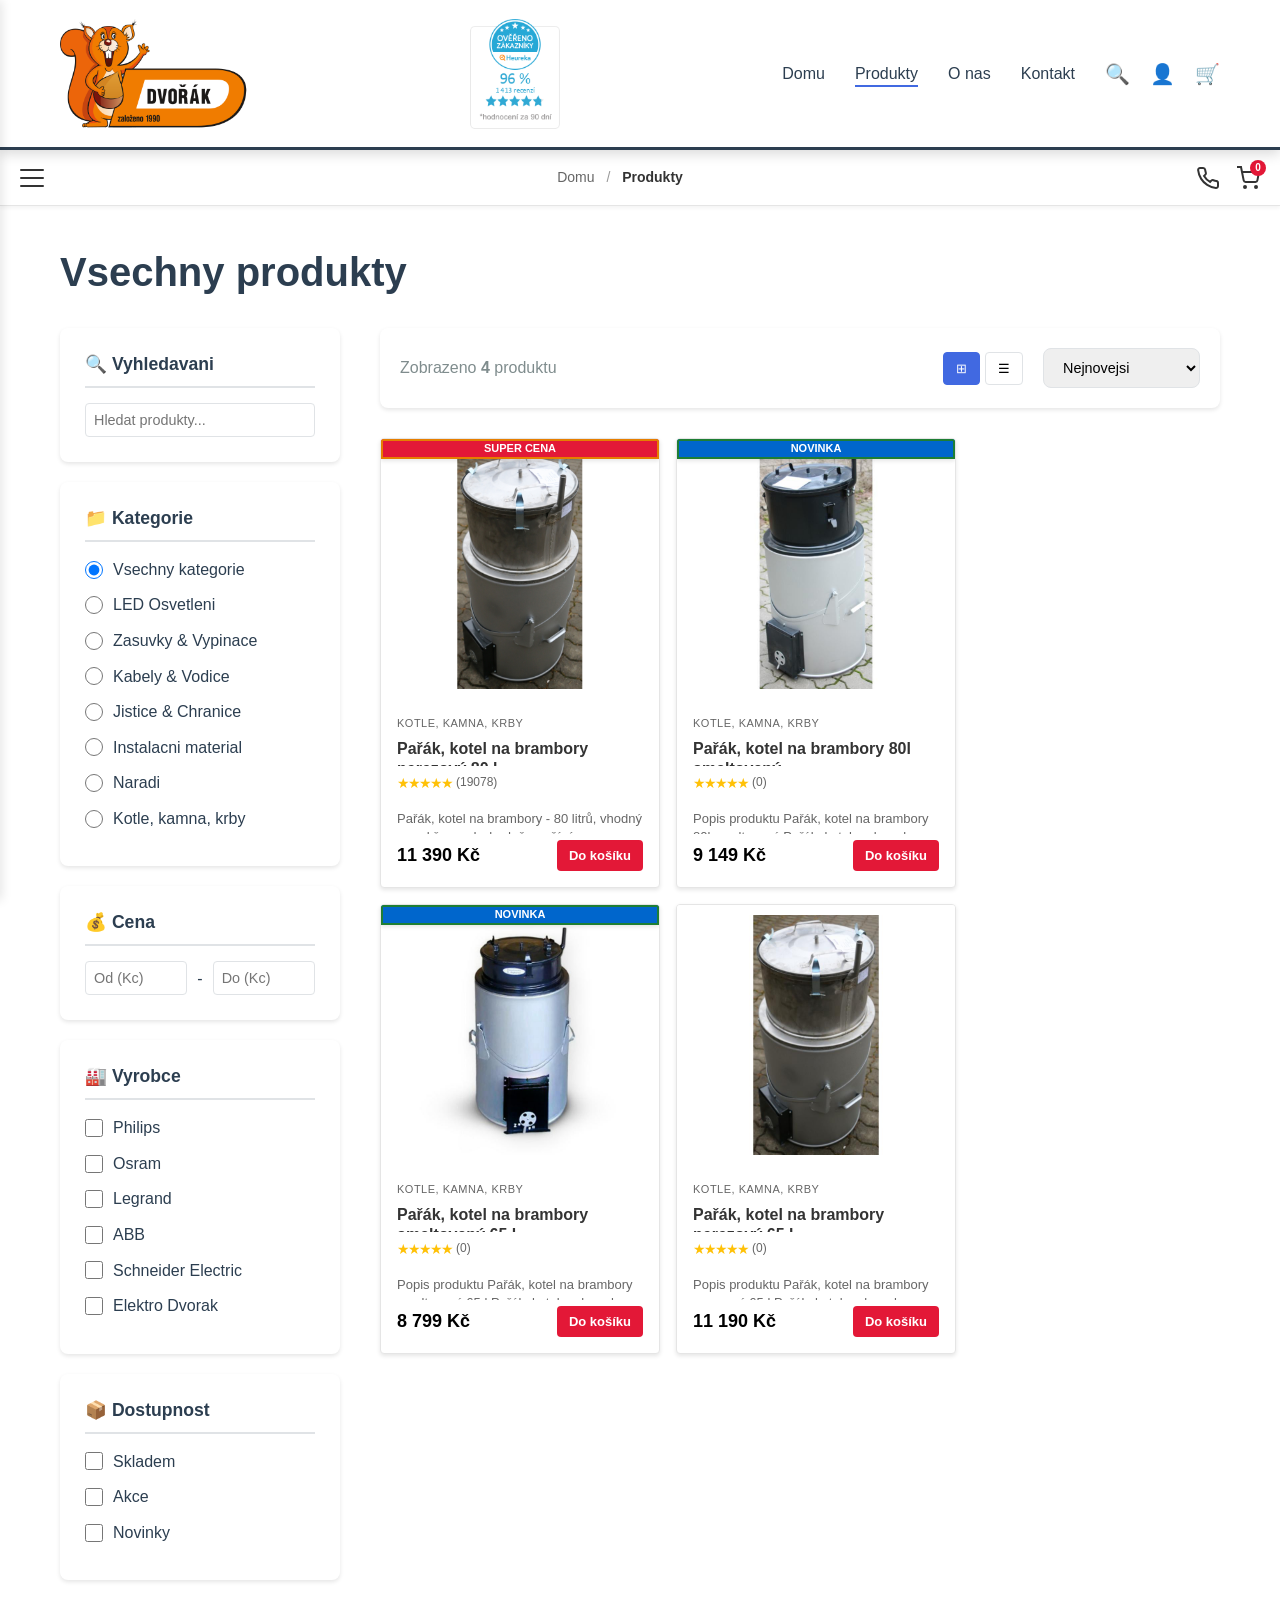
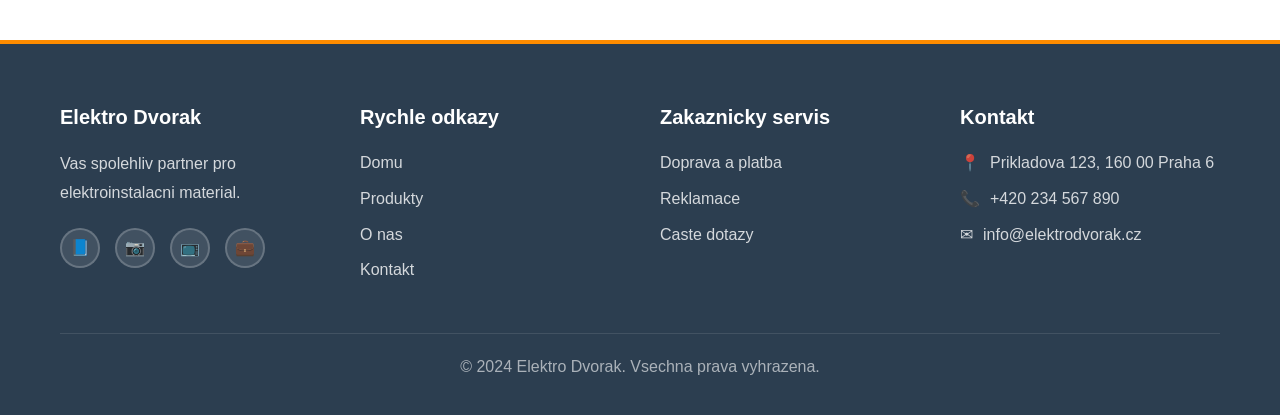
<file: pages/categories.html>
<!DOCTYPE html>
<html lang="cs">
<head>
    <meta charset="UTF-8">
    <meta name="viewport" content="width=device-width, initial-scale=1.0">
    <meta name="description" content="Kompletni nabidka elektroinstalacniho materialu - Elektro Dvorak">
    <title>Produkty - Elektro Dvorak</title>
    <link rel="stylesheet" href="../assets/css/style.css">
    <style>
        /* ========================================
           REVZILLA-STYLE PRODUCT CARDS CSS
           ======================================== */

        :root {
            --card-width: 280px;
            --card-height: 450px;
            --image-size: 260px;
            --card-padding: 16px;
            --card-gap: 16px;
            --badge-width: 40px;
            --badge-height: 20px;
            --badge-offset: 8px;
            --subheader-height: 56px;
        }

        /* ========================================
           SUB-HEADER NAVIGATION BAR
           ======================================== */

        .sub-header {
            position: fixed;
            top: var(--header-height, 70px);
            left: 0;
            right: 0;
            height: var(--subheader-height);
            background: #fff;
            border-bottom: 1px solid #e5e5e5;
            display: flex;
            align-items: center;
            justify-content: space-between;
            padding: 0 20px;
            z-index: 999;
            box-shadow: 0 2px 4px rgba(0,0,0,0.05);
        }

        .sub-header-left {
            display: flex;
            align-items: center;
        }

        .hamburger-btn {
            width: 24px;
            height: 24px;
            display: flex;
            flex-direction: column;
            justify-content: space-between;
            cursor: pointer;
            padding: 3px 0;
            background: none;
            border: none;
        }

        .hamburger-btn span {
            display: block;
            width: 24px;
            height: 2px;
            background: #333;
            border-radius: 1px;
            transition: all 0.3s ease;
        }

        .hamburger-btn.active span:nth-child(1) {
            transform: rotate(45deg) translate(5px, 5px);
        }

        .hamburger-btn.active span:nth-child(2) {
            opacity: 0;
        }

        .hamburger-btn.active span:nth-child(3) {
            transform: rotate(-45deg) translate(5px, -5px);
        }

        .sub-header-center {
            display: flex;
            align-items: center;
        }

        .breadcrumb {
            font-size: 14px;
            color: #333;
        }

        .breadcrumb a {
            color: #666;
            text-decoration: none;
        }

        .breadcrumb a:hover {
            text-decoration: underline;
        }

        .breadcrumb span {
            margin: 0 8px;
            color: #999;
        }

        .sub-header-right {
            display: flex;
            align-items: center;
            gap: 16px;
        }

        .sub-header-icon {
            width: 24px;
            height: 24px;
            cursor: pointer;
            display: flex;
            align-items: center;
            justify-content: center;
            position: relative;
        }

        .sub-header-icon svg {
            width: 24px;
            height: 24px;
            fill: none;
            stroke: #333;
            stroke-width: 2;
        }

        .sub-header-icon .cart-count {
            position: absolute;
            top: -6px;
            right: -6px;
            background: #e31837;
            color: #fff;
            font-size: 10px;
            font-weight: bold;
            width: 16px;
            height: 16px;
            border-radius: 50%;
            display: flex;
            align-items: center;
            justify-content: center;
        }

        /* ========================================
           SLIDE-OUT NAVIGATION PANEL
           ======================================== */

        .slide-nav-overlay {
            position: fixed;
            top: 0;
            left: 0;
            right: 0;
            bottom: 0;
            background: rgba(0, 0, 0, 0.5);
            opacity: 0;
            visibility: hidden;
            transition: all 0.3s ease;
            z-index: 1000;
        }

        .slide-nav-overlay.active {
            opacity: 1;
            visibility: visible;
        }

        .slide-nav {
            position: fixed;
            top: 0;
            left: -300px;
            width: 300px;
            height: 100vh;
            background: #fff;
            z-index: 1001;
            transition: left 0.3s ease;
            box-shadow: 2px 0 10px rgba(0, 0, 0, 0.1);
            overflow-y: auto;
        }

        .slide-nav.active {
            left: 0;
        }

        .slide-nav-header {
            padding: 20px;
            border-bottom: 1px solid #e5e5e5;
            display: flex;
            justify-content: space-between;
            align-items: center;
        }

        .slide-nav-header h3 {
            font-size: 18px;
            font-weight: bold;
            margin: 0;
        }

        .slide-nav-close {
            width: 24px;
            height: 24px;
            cursor: pointer;
            display: flex;
            align-items: center;
            justify-content: center;
            background: none;
            border: none;
            font-size: 24px;
            color: #333;
        }

        .slide-nav-links {
            list-style: none;
            padding: 0;
            margin: 0;
        }

        .slide-nav-links li {
            border-bottom: 1px solid #f0f0f0;
        }

        .slide-nav-links a {
            display: block;
            padding: 16px 20px;
            color: #333;
            text-decoration: none;
            font-size: 16px;
            transition: background 0.2s ease;
        }

        .slide-nav-links a:hover {
            background: #f5f5f5;
        }

        .slide-nav-links a svg {
            width: 20px;
            height: 20px;
            margin-right: 12px;
            vertical-align: middle;
            stroke: #666;
        }

        /* ========================================
           CATEGORIES PAGE LAYOUT
           ======================================== */

        .categories-page {
            margin-top: calc(var(--header-height, 70px) + var(--subheader-height));
            padding: 40px 0;
        }

        .categories-layout {
            display: grid;
            grid-template-columns: 280px 1fr;
            gap: 40px;
        }

        .sidebar {
            position: sticky;
            top: calc(var(--header-height, 70px) + var(--subheader-height) + 20px);
            height: fit-content;
        }

        .filter-section {
            background: var(--white, #fff);
            border-radius: var(--border-radius, 8px);
            padding: 25px;
            margin-bottom: 20px;
            box-shadow: var(--shadow-sm, 0 1px 3px rgba(0,0,0,0.1));
        }

        .filter-section h3 {
            font-size: 1.1rem;
            margin-bottom: 15px;
            padding-bottom: 10px;
            border-bottom: 2px solid var(--gray, #e5e5e5);
        }

        .filter-option {
            margin: 10px 0;
            display: flex;
            align-items: center;
            gap: 10px;
        }

        .filter-option input[type="checkbox"],
        .filter-option input[type="radio"] {
            width: 18px;
            height: 18px;
            cursor: pointer;
        }

        .filter-option label {
            cursor: pointer;
            flex: 1;
        }

        .price-range {
            display: flex;
            gap: 10px;
            align-items: center;
        }

        .price-input {
            width: 100%;
            padding: 8px;
            border: 1px solid var(--gray, #e5e5e5);
            border-radius: 4px;
            font-size: 0.9rem;
        }

        .filter-button {
            width: 100%;
            margin-top: 15px;
        }

        .products-section {
            min-height: 600px;
        }

        .products-header {
            display: flex;
            justify-content: space-between;
            align-items: center;
            margin-bottom: 30px;
            padding: 20px;
            background: var(--white, #fff);
            border-radius: var(--border-radius, 8px);
            box-shadow: var(--shadow-sm, 0 1px 3px rgba(0,0,0,0.1));
        }

        .products-count {
            color: var(--text-light, #666);
        }

        .products-controls {
            display: flex;
            gap: 20px;
            align-items: center;
        }

        .view-toggle {
            display: flex;
            gap: 5px;
        }

        .view-btn {
            padding: 8px 12px;
            border: 1px solid var(--gray, #e5e5e5);
            background: var(--white, #fff);
            cursor: pointer;
            border-radius: 4px;
            transition: var(--transition, 0.3s ease);
        }

        .view-btn.active {
            background: var(--primary-color, #0066cc);
            color: var(--white, #fff);
            border-color: var(--primary-color, #0066cc);
        }

        .sort-select {
            padding: 10px 15px;
            border: 1px solid var(--gray, #e5e5e5);
            border-radius: var(--border-radius, 8px);
            cursor: pointer;
            font-size: 0.9rem;
        }

        /* ========================================
           REVZILLA-STYLE PRODUCT GRID
           ======================================== */

        .products-grid-list {
            display: grid;
            gap: var(--card-gap);
        }

        .products-grid-list.grid-view {
            grid-template-columns: repeat(auto-fill, var(--card-width));
            justify-content: start;
        }

        .products-grid-list.list-view {
            grid-template-columns: 1fr;
        }

        /* ========================================
           REVZILLA-STYLE PRODUCT CARD
           (matching products.js HTML structure)
           ======================================== */

        .product-card {
            width: var(--card-width) !important;
            height: var(--card-height) !important;
            max-width: var(--card-width) !important;
            background: #fff;
            border-radius: 4px;
            overflow: hidden;
            display: flex;
            flex-direction: column;
            position: relative;
            transition: box-shadow 0.2s ease;
            border: 1px solid #e5e5e5;
            box-sizing: border-box;
        }

        .product-card:hover {
            box-shadow: 0 4px 12px rgba(0, 0, 0, 0.15);
        }

        /* Product Image - matching products.js class */
        .product-card .product-image {
            width: 100%;
            height: var(--image-size);
            min-height: var(--image-size);
            max-height: var(--image-size);
            display: flex;
            align-items: center;
            justify-content: center;
            padding: 10px;
            position: relative;
            background: #fff;
            overflow: hidden;
            box-sizing: border-box;
        }

        .product-card .product-image img {
            max-width: calc(var(--image-size) - 20px);
            max-height: calc(var(--image-size) - 20px);
            width: auto;
            height: auto;
            object-fit: contain;
        }

        /* Product Badge - full width banner style */
        .product-card .product-badge {
            position: absolute;
            top: 0;
            left: 0;
            right: 0;
            width: 100%;
            height: var(--badge-height);
            padding: 0 8px;
            font-size: 11px;
            font-weight: bold;
            text-transform: uppercase;
            display: flex;
            align-items: center;
            justify-content: center;
            border-radius: 0;
            z-index: 2;
            color: #fff;
        }

        .product-card .product-badge.new,
        .product-card .product-badge.novinka {
            background: #0066cc;
            color: #fff;
        }

        .product-card .product-badge.sale {
            background: #e31837;
            color: #fff;
        }

        .product-card .product-badge.closeout {
            background: #ff6b00;
            color: #fff;
        }

        .product-card .product-badge.bestseller {
            background: #28a745;
            color: #fff;
        }

        .product-card .product-badge.akce {
            background: #e31837;
            color: #fff;
        }

        /* Product Info Section */
        .product-card .product-info {
            padding: var(--card-padding);
            display: flex;
            flex-direction: column;
            gap: 6px;
            flex: 1;
            overflow: hidden;
        }

        /* Product Category Label */
        .product-card .product-category {
            font-size: 11px;
            color: #666;
            text-transform: uppercase;
            letter-spacing: 0.5px;
            margin: 0;
        }

        /* Product Title - Clamped to 2 lines */
        .product-card .product-title {
            font-size: 16px;
            font-weight: bold;
            line-height: 1.3;
            color: #333;
            margin: 0;
            display: -webkit-box;
            -webkit-line-clamp: 2;
            -webkit-box-orient: vertical;
            overflow: hidden;
            text-overflow: ellipsis;
            height: calc(16px * 1.3 * 2); /* 2 lines */
        }

        .product-card .product-title a {
            color: inherit;
            text-decoration: none;
        }

        .product-card .product-title a:hover {
            text-decoration: underline;
        }

        /* Product Rating */
        .product-card .product-rating {
            display: flex;
            align-items: center;
            gap: 4px;
            font-size: 14px;
        }

        .product-card .product-rating .stars {
            color: #ffc107;
            letter-spacing: -2px;
        }

        .product-card .product-rating .rating-count {
            font-size: 12px;
            color: #666;
        }

        /* Product Description - Hidden to maintain card height */
        .product-card .product-description {
            font-size: 13px;
            color: #666;
            line-height: 1.4;
            margin: 0;
            display: -webkit-box;
            -webkit-line-clamp: 2;
            -webkit-box-orient: vertical;
            overflow: hidden;
            text-overflow: ellipsis;
        }

        /* Product Footer with Price and Button */
        .product-card .product-footer {
            display: flex;
            justify-content: space-between;
            align-items: center;
            margin-top: auto;
            gap: 8px;
        }

        /* Product Price */
        .product-card .product-price {
            font-size: 18px;
            font-weight: bold;
            color: #000;
            margin: 0;
            white-space: nowrap;
        }

        .product-card .product-price .old-price {
            font-size: 12px;
            color: #999;
            text-decoration: line-through;
            font-weight: normal;
            display: block;
        }

        /* Add to Cart Button */
        .product-card .btn-add-cart {
            background: #e31837;
            color: #fff;
            border: none;
            padding: 8px 12px;
            border-radius: 4px;
            font-size: 13px;
            font-weight: bold;
            cursor: pointer;
            transition: background 0.2s ease;
            white-space: nowrap;
        }

        .product-card .btn-add-cart:hover {
            background: #c41530;
        }

        .product-card .btn-add-cart:disabled {
            background: #ccc;
            cursor: not-allowed;
        }

        /* List View Styles */
        .product-card.list-view {
            flex-direction: row;
            width: 100% !important;
            height: auto !important;
            min-height: 200px;
        }

        .product-card.list-view .product-image {
            width: 200px;
            min-width: 200px;
            height: 200px;
            min-height: 200px;
            max-height: 200px;
            flex-shrink: 0;
        }

        .product-card.list-view .product-image img {
            max-width: 180px;
            max-height: 180px;
        }

        .product-card.list-view .product-info {
            flex: 1;
            justify-content: center;
        }

        .product-card.list-view .product-title {
            height: auto;
            -webkit-line-clamp: 3;
        }

        .product-card.list-view .product-description {
            -webkit-line-clamp: 3;
        }

        /* No Products Message */
        .no-products {
            text-align: center;
            padding: 60px 20px;
            color: var(--text-light, #666);
        }

        /* Pagination */
        .pagination {
            display: flex;
            justify-content: center;
            align-items: center;
            gap: 10px;
            margin-top: 40px;
        }

        .page-btn {
            padding: 10px 15px;
            border: 1px solid var(--gray, #e5e5e5);
            background: var(--white, #fff);
            cursor: pointer;
            border-radius: 4px;
            transition: var(--transition, 0.3s ease);
        }

        .page-btn.active {
            background: var(--primary-color, #0066cc);
            color: var(--white, #fff);
            border-color: var(--primary-color, #0066cc);
        }

        .page-btn:hover:not(.active) {
            background: var(--light-gray, #f5f5f5);
        }

        /* ========================================
           RESPONSIVE BREAKPOINTS
           ======================================== */

        @media (max-width: 992px) {
            .categories-layout {
                grid-template-columns: 1fr;
            }

            .sidebar {
                position: relative;
                top: 0;
            }

            .products-header {
                flex-direction: column;
                gap: 15px;
            }

            .products-controls {
                width: 100%;
                justify-content: space-between;
            }

            .products-grid-list.grid-view {
                grid-template-columns: repeat(auto-fill, var(--card-width));
                justify-content: center;
            }
        }

        /* Tablet: 2 cards per row, 200px width */
        @media (max-width: 768px) {
            :root {
                --card-width: 200px;
                --card-height: 400px;
                --image-size: 180px;
            }

            .products-grid-list.grid-view {
                grid-template-columns: repeat(2, var(--card-width));
                justify-content: center;
                gap: 12px;
            }

            .product-card .product-title {
                font-size: 14px;
                height: calc(14px * 1.3 * 2);
            }

            .product-card .product-price {
                font-size: 14px;
            }

            .product-card .product-description {
                font-size: 11px;
                -webkit-line-clamp: 2;
            }

            .product-card .btn-add-cart {
                font-size: 11px;
                padding: 6px 10px;
            }

            .product-card.list-view {
                flex-direction: column;
                width: var(--card-width) !important;
                height: var(--card-height) !important;
            }

            .product-card.list-view .product-image {
                width: 100%;
                height: var(--image-size);
                min-height: var(--image-size);
                max-height: var(--image-size);
            }

            .sub-header-center {
                display: none;
            }

            .breadcrumb {
                font-size: 12px;
            }
        }

        /* Mobile: 1 card per row, 100% width */
        @media (max-width: 480px) {
            :root {
                --card-width: 100%;
                --card-height: auto;
                --image-size: 220px;
            }

            .products-grid-list.grid-view {
                grid-template-columns: 1fr;
            }

            .product-card {
                width: 100% !important;
                height: auto !important;
            }

            .product-card .product-image {
                width: 100%;
                height: var(--image-size);
                min-height: var(--image-size);
                max-height: var(--image-size);
                padding: 20px;
            }

            .product-card .product-image img {
                max-width: 100%;
                max-height: 180px;
                width: auto;
                height: auto;
            }

            .product-card .product-title {
                height: auto;
                -webkit-line-clamp: 3;
            }

            .product-card .product-info {
                padding: 16px;
            }

            .product-card .product-footer {
                flex-direction: column;
                align-items: stretch;
                gap: 10px;
            }

            .product-card .btn-add-cart {
                width: 100%;
                text-align: center;
            }

            .categories-page {
                padding: 20px 0;
            }

            .filter-section {
                padding: 15px;
            }
        }
    </style>
</head>
<body>
    <!-- HEADER -->
    <header class="header">
        <div class="header-container">
            <a href="../index.html" class="logo">
                <img src="../assets/images/logo.png" alt="Elektro Dvorak" class="logo-img">
            </a>
            <a href="https://obchody.heureka.cz/elektrodvorak-cz/recenze/" target="_blank" rel="noopener noreferrer" class="heureka-badge">
                <img src="../assets/images/7469-12.png" alt="Overeno zakazniky" class="badge-img">
            </a>

            <nav class="nav">
                <ul class="nav-links">
                    <li><a href="../index.html">Domu</a></li>
                    <li><a href="categories.html" class="active">Produkty</a></li>
                    <li><a href="about.html">O nas</a></li>
                    <li><a href="contact.html">Kontakt</a></li>
                </ul>

                <div class="nav-icons">
                    <span class="nav-icon">&#128269;</span>
                    <span class="nav-icon">&#128100;</span>
                    <span class="nav-icon" onclick="window.location.href='cart.html'">
                        &#128722;
                        <span class="cart-badge">0</span>
                    </span>
                </div>

                <div class="mobile-menu-toggle">
                    <span></span>
                    <span></span>
                    <span></span>
                </div>
            </nav>
        </div>
    </header>

    <!-- SUB-HEADER NAVIGATION BAR -->
    <div class="sub-header">
        <div class="sub-header-left">
            <button class="hamburger-btn" id="hamburger-btn" aria-label="Menu">
                <span></span>
                <span></span>
                <span></span>
            </button>
        </div>
        <div class="sub-header-center">
            <div class="breadcrumb">
                <a href="../index.html">Domu</a>
                <span>/</span>
                <strong>Produkty</strong>
            </div>
        </div>
        <div class="sub-header-right">
            <a href="contact.html" class="sub-header-icon" title="Zakaznicky servis">
                <svg viewBox="0 0 24 24" fill="none" stroke="currentColor" stroke-width="2">
                    <path d="M22 16.92v3a2 2 0 0 1-2.18 2 19.79 19.79 0 0 1-8.63-3.07 19.5 19.5 0 0 1-6-6 19.79 19.79 0 0 1-3.07-8.67A2 2 0 0 1 4.11 2h3a2 2 0 0 1 2 1.72 12.84 12.84 0 0 0 .7 2.81 2 2 0 0 1-.45 2.11L8.09 9.91a16 16 0 0 0 6 6l1.27-1.27a2 2 0 0 1 2.11-.45 12.84 12.84 0 0 0 2.81.7A2 2 0 0 1 22 16.92z"/>
                </svg>
            </a>
            <a href="cart.html" class="sub-header-icon" title="Kosik">
                <svg viewBox="0 0 24 24" fill="none" stroke="currentColor" stroke-width="2">
                    <circle cx="9" cy="21" r="1"/>
                    <circle cx="20" cy="21" r="1"/>
                    <path d="M1 1h4l2.68 13.39a2 2 0 0 0 2 1.61h9.72a2 2 0 0 0 2-1.61L23 6H6"/>
                </svg>
                <span class="cart-count" id="sub-header-cart-count">0</span>
            </a>
        </div>
    </div>

    <!-- SLIDE-OUT NAVIGATION OVERLAY -->
    <div class="slide-nav-overlay" id="slide-nav-overlay"></div>

    <!-- SLIDE-OUT NAVIGATION PANEL -->
    <nav class="slide-nav" id="slide-nav">
        <div class="slide-nav-header">
            <h3>Menu</h3>
            <button class="slide-nav-close" id="slide-nav-close" aria-label="Zavrit menu">&times;</button>
        </div>
        <ul class="slide-nav-links">
            <li>
                <a href="contact.html">
                    <svg viewBox="0 0 24 24" fill="none" stroke="currentColor" stroke-width="2">
                        <path d="M22 16.92v3a2 2 0 0 1-2.18 2 19.79 19.79 0 0 1-8.63-3.07 19.5 19.5 0 0 1-6-6 19.79 19.79 0 0 1-3.07-8.67A2 2 0 0 1 4.11 2h3a2 2 0 0 1 2 1.72 12.84 12.84 0 0 0 .7 2.81 2 2 0 0 1-.45 2.11L8.09 9.91a16 16 0 0 0 6 6l1.27-1.27a2 2 0 0 1 2.11-.45 12.84 12.84 0 0 0 2.81.7A2 2 0 0 1 22 16.92z"/>
                    </svg>
                    Zakaznicky servis
                </a>
            </li>
            <li>
                <a href="about.html">
                    <svg viewBox="0 0 24 24" fill="none" stroke="currentColor" stroke-width="2">
                        <circle cx="12" cy="12" r="10"/>
                        <path d="M9.09 9a3 3 0 0 1 5.83 1c0 2-3 3-3 3"/>
                        <line x1="12" y1="17" x2="12.01" y2="17"/>
                    </svg>
                    Napoveda
                </a>
            </li>
            <li>
                <a href="contact.html">
                    <svg viewBox="0 0 24 24" fill="none" stroke="currentColor" stroke-width="2">
                        <path d="M4 4h16c1.1 0 2 .9 2 2v12c0 1.1-.9 2-2 2H4c-1.1 0-2-.9-2-2V6c0-1.1.9-2 2-2z"/>
                        <polyline points="22,6 12,13 2,6"/>
                    </svg>
                    Kontakt
                </a>
            </li>
            <li>
                <a href="#">
                    <svg viewBox="0 0 24 24" fill="none" stroke="currentColor" stroke-width="2">
                        <polyline points="1 4 1 10 7 10"/>
                        <path d="M3.51 15a9 9 0 1 0 2.13-9.36L1 10"/>
                    </svg>
                    Vraceni zbozi
                </a>
            </li>
            <li>
                <a href="#">
                    <svg viewBox="0 0 24 24" fill="none" stroke="currentColor" stroke-width="2">
                        <path d="M14 2H6a2 2 0 0 0-2 2v16a2 2 0 0 0 2 2h12a2 2 0 0 0 2-2V8z"/>
                        <polyline points="14 2 14 8 20 8"/>
                        <line x1="16" y1="13" x2="8" y2="13"/>
                        <line x1="16" y1="17" x2="8" y2="17"/>
                        <polyline points="10 9 9 9 8 9"/>
                    </svg>
                    Obchodni podminky
                </a>
            </li>
        </ul>
    </nav>

    <!-- KATEGORICKA STRANKA -->
    <div class="categories-page">
        <div class="container">
            <h1 style="margin-bottom: 30px;">Vsechny produkty</h1>

            <div class="categories-layout">
                <!-- SIDEBAR S FILTRY -->
                <aside class="sidebar">
                    <!-- VYHLEDAVANI -->
                    <div class="filter-section">
                        <h3>&#128269; Vyhledavani</h3>
                        <input type="text" id="search-input" class="price-input" placeholder="Hledat produkty...">
                    </div>

                    <!-- KATEGORIE -->
                    <div class="filter-section">
                        <h3>&#128193; Kategorie</h3>
                        <div class="filter-option">
                            <input type="radio" name="category" id="cat-all" value="all" checked>
                            <label for="cat-all">Vsechny kategorie</label>
                        </div>
                        <div class="filter-option">
                            <input type="radio" name="category" id="cat-osvetleni" value="osvetleni">
                            <label for="cat-osvetleni">LED Osvetleni</label>
                        </div>
                        <div class="filter-option">
                            <input type="radio" name="category" id="cat-zasuvky" value="zasuvky">
                            <label for="cat-zasuvky">Zasuvky & Vypinace</label>
                        </div>
                        <div class="filter-option">
                            <input type="radio" name="category" id="cat-kabely" value="kabely">
                            <label for="cat-kabely">Kabely & Vodice</label>
                        </div>
                        <div class="filter-option">
                            <input type="radio" name="category" id="cat-jistice" value="jistice">
                            <label for="cat-jistice">Jistice & Chranice</label>
                        </div>
                        <div class="filter-option">
                            <input type="radio" name="category" id="cat-instalace" value="instalace">
                            <label for="cat-instalace">Instalacni material</label>
                        </div>
                        <div class="filter-option">
                            <input type="radio" name="category" id="cat-naradi" value="naradi">
                            <label for="cat-naradi">Naradi</label>
                        </div>
                        <div class="filter-option">
                            <input type="radio" name="category" id="cat-kotle" value="kotle-kamna-krby">
                            <label for="cat-kotle">Kotle, kamna, krby</label>
                        </div>
                    </div>

                    <!-- CENA -->
                    <div class="filter-section">
                        <h3>&#128176; Cena</h3>
                        <div class="price-range">
                            <input type="number" id="price-min" class="price-input" placeholder="Od (Kc)">
                            <span>-</span>
                            <input type="number" id="price-max" class="price-input" placeholder="Do (Kc)">
                        </div>
                    </div>

                    <!-- VYROBCE -->
                    <div class="filter-section">
                        <h3>&#127981; Vyrobce</h3>
                        <div class="filter-option">
                            <input type="checkbox" id="man-philips" data-manufacturer="philips">
                            <label for="man-philips">Philips</label>
                        </div>
                        <div class="filter-option">
                            <input type="checkbox" id="man-osram" data-manufacturer="osram">
                            <label for="man-osram">Osram</label>
                        </div>
                        <div class="filter-option">
                            <input type="checkbox" id="man-legrand" data-manufacturer="legrand">
                            <label for="man-legrand">Legrand</label>
                        </div>
                        <div class="filter-option">
                            <input type="checkbox" id="man-abb" data-manufacturer="abb">
                            <label for="man-abb">ABB</label>
                        </div>
                        <div class="filter-option">
                            <input type="checkbox" id="man-schneider" data-manufacturer="schneider">
                            <label for="man-schneider">Schneider Electric</label>
                        </div>
                        <div class="filter-option">
                            <input type="checkbox" id="man-elektrodvorak" data-manufacturer="elektrodvorak">
                            <label for="man-elektrodvorak">Elektro Dvorak</label>
                        </div>
                    </div>

                    <!-- DOSTUPNOST -->
                    <div class="filter-section">
                        <h3>&#128230; Dostupnost</h3>
                        <div class="filter-option">
                            <input type="checkbox" id="in-stock">
                            <label for="in-stock">Skladem</label>
                        </div>
                        <div class="filter-option">
                            <input type="checkbox" id="on-sale">
                            <label for="on-sale">Akce</label>
                        </div>
                        <div class="filter-option">
                            <input type="checkbox" id="new-products">
                            <label for="new-products">Novinky</label>
                        </div>
                    </div>
                </aside>

                <!-- PRODUKTY -->
                <div class="products-section">
                    <!-- HEADER -->
                    <div class="products-header">
                        <div class="products-count">
                            Zobrazeno <strong id="product-count">0</strong> produktu
                        </div>
                        <div class="products-controls">
                            <div class="view-toggle">
                                <button class="view-btn active" onclick="changeView('grid')" title="Mrizka">&#8862;</button>
                                <button class="view-btn" onclick="changeView('list')" title="Seznam">&#9776;</button>
                            </div>
                            <select class="sort-select" id="sort-products">
                                <option value="newest">Nejnovejsi</option>
                                <option value="name-asc">Nazev A-Z</option>
                                <option value="name-desc">Nazev Z-A</option>
                                <option value="price-asc">Cena vzestupne</option>
                                <option value="price-desc">Cena sestupne</option>
                            </select>
                        </div>
                    </div>

                    <!-- GRID PRODUKTU - Dynamicky nacteno -->
                    <div class="products-grid-list grid-view" id="products-container">
                        <!-- Products will be loaded dynamically -->
                    </div>

                    <!-- STRANKOVANI -->
                    <div class="pagination" style="display: none;">
                        <button class="page-btn">&laquo;</button>
                        <button class="page-btn active">1</button>
                        <button class="page-btn">2</button>
                        <button class="page-btn">3</button>
                        <button class="page-btn">4</button>
                        <button class="page-btn">&raquo;</button>
                    </div>
                </div>
            </div>
        </div>
    </div>

    <!-- FOOTER -->
    <footer class="footer">
        <div class="container">
            <div class="footer-content">
                <div class="footer-section footer-about">
                    <h3>Elektro Dvorak</h3>
                    <p>Vas spolehliv partner pro elektroinstalacni material.</p>
                    <div class="social-links">
                        <a href="#" class="social-icon">&#128216;</a>
                        <a href="#" class="social-icon">&#128247;</a>
                        <a href="#" class="social-icon">&#128250;</a>
                        <a href="#" class="social-icon">&#128188;</a>
                    </div>
                </div>

                <div class="footer-section">
                    <h3>Rychle odkazy</h3>
                    <ul>
                        <li><a href="../index.html">Domu</a></li>
                        <li><a href="categories.html">Produkty</a></li>
                        <li><a href="about.html">O nas</a></li>
                        <li><a href="contact.html">Kontakt</a></li>
                    </ul>
                </div>

                <div class="footer-section">
                    <h3>Zakaznicky servis</h3>
                    <ul>
                        <li><a href="#">Doprava a platba</a></li>
                        <li><a href="#">Reklamace</a></li>
                        <li><a href="#">Caste dotazy</a></li>
                    </ul>
                </div>

                <div class="footer-section">
                    <h3>Kontakt</h3>
                    <div class="contact-info">
                        <div class="contact-item">
                            <span>&#128205;</span>
                            <span>Prikladova 123, 160 00 Praha 6</span>
                        </div>
                        <div class="contact-item">
                            <span>&#128222;</span>
                            <span>+420 234 567 890</span>
                        </div>
                        <div class="contact-item">
                            <span>&#9993;</span>
                            <span>info@elektrodvorak.cz</span>
                        </div>
                    </div>
                </div>
            </div>

            <div class="footer-bottom">
                <p>&copy; 2024 Elektro Dvorak. Vsechna prava vyhrazena.</p>
            </div>
        </div>
    </footer>

    <script src="../assets/js/script.js"></script>
    <script src="../assets/js/products.js"></script>
    <script>
        // ========================================
        // SLIDE-OUT HAMBURGER NAVIGATION
        // ========================================

        const hamburgerBtn = document.getElementById('hamburger-btn');
        const slideNav = document.getElementById('slide-nav');
        const slideNavOverlay = document.getElementById('slide-nav-overlay');
        const slideNavClose = document.getElementById('slide-nav-close');

        function openSlideNav() {
            hamburgerBtn.classList.add('active');
            slideNav.classList.add('active');
            slideNavOverlay.classList.add('active');
            document.body.style.overflow = 'hidden';
        }

        function closeSlideNav() {
            hamburgerBtn.classList.remove('active');
            slideNav.classList.remove('active');
            slideNavOverlay.classList.remove('active');
            document.body.style.overflow = '';
        }

        hamburgerBtn.addEventListener('click', function() {
            if (slideNav.classList.contains('active')) {
                closeSlideNav();
            } else {
                openSlideNav();
            }
        });

        slideNavOverlay.addEventListener('click', closeSlideNav);
        slideNavClose.addEventListener('click', closeSlideNav);

        // Close on Escape key
        document.addEventListener('keydown', function(e) {
            if (e.key === 'Escape' && slideNav.classList.contains('active')) {
                closeSlideNav();
            }
        });

        // ========================================
        // VIEW TOGGLE (GRID/LIST)
        // ========================================

        function changeView(view) {
            const container = document.getElementById('products-container');
            const buttons = document.querySelectorAll('.view-btn');
            const products = document.querySelectorAll('.product-card');

            buttons.forEach(btn => btn.classList.remove('active'));
            event.target.classList.add('active');

            if (view === 'grid') {
                container.classList.remove('list-view');
                container.classList.add('grid-view');
                products.forEach(p => p.classList.remove('list-view'));
            } else {
                container.classList.remove('grid-view');
                container.classList.add('list-view');
                products.forEach(p => p.classList.add('list-view'));
            }
        }

        // ========================================
        // FILTER WIRING
        // ========================================

        document.addEventListener('DOMContentLoaded', () => {
            // Wait for productManager to be initialized
            setTimeout(() => {
                if (window.productManager) {
                    // Category filter
                    document.querySelectorAll('input[name="category"]').forEach(radio => {
                        radio.addEventListener('change', (e) => {
                            window.productManager.filterByCategory(e.target.value);
                            updateProductCount();
                        });
                    });

                    // Search
                    const searchInput = document.getElementById('search-input');
                    if (searchInput) {
                        searchInput.addEventListener('input', (e) => {
                            window.productManager.search(e.target.value);
                            updateProductCount();
                        });
                    }

                    // Sort
                    const sortSelect = document.getElementById('sort-products');
                    if (sortSelect) {
                        sortSelect.addEventListener('change', (e) => {
                            window.productManager.sortProducts(e.target.value);
                        });
                    }

                    // Price filters
                    const priceMin = document.getElementById('price-min');
                    const priceMax = document.getElementById('price-max');

                    if (priceMin && priceMax) {
                        const applyPriceFilter = () => {
                            const min = parseInt(priceMin.value) || 0;
                            const max = parseInt(priceMax.value) || Infinity;
                            window.productManager.filterByPrice(min, max);
                            updateProductCount();
                        };

                        priceMin.addEventListener('change', applyPriceFilter);
                        priceMax.addEventListener('change', applyPriceFilter);
                    }

                    // Update product count initially
                    updateProductCount();
                }
            }, 500);
        });

        function updateProductCount() {
            if (window.productManager) {
                const count = window.productManager.filteredProducts.length;
                const countEl = document.getElementById('product-count');
                if (countEl) {
                    countEl.textContent = count;
                }
            }
        }

        // Sync cart count in sub-header
        function updateSubHeaderCartCount() {
            const cartCountEl = document.getElementById('sub-header-cart-count');
            const mainCartBadge = document.querySelector('.cart-badge');
            if (cartCountEl && mainCartBadge) {
                cartCountEl.textContent = mainCartBadge.textContent;
            }
        }

        // Update cart count periodically
        setInterval(updateSubHeaderCartCount, 1000);
    </script>
</body>
</html>
</file>
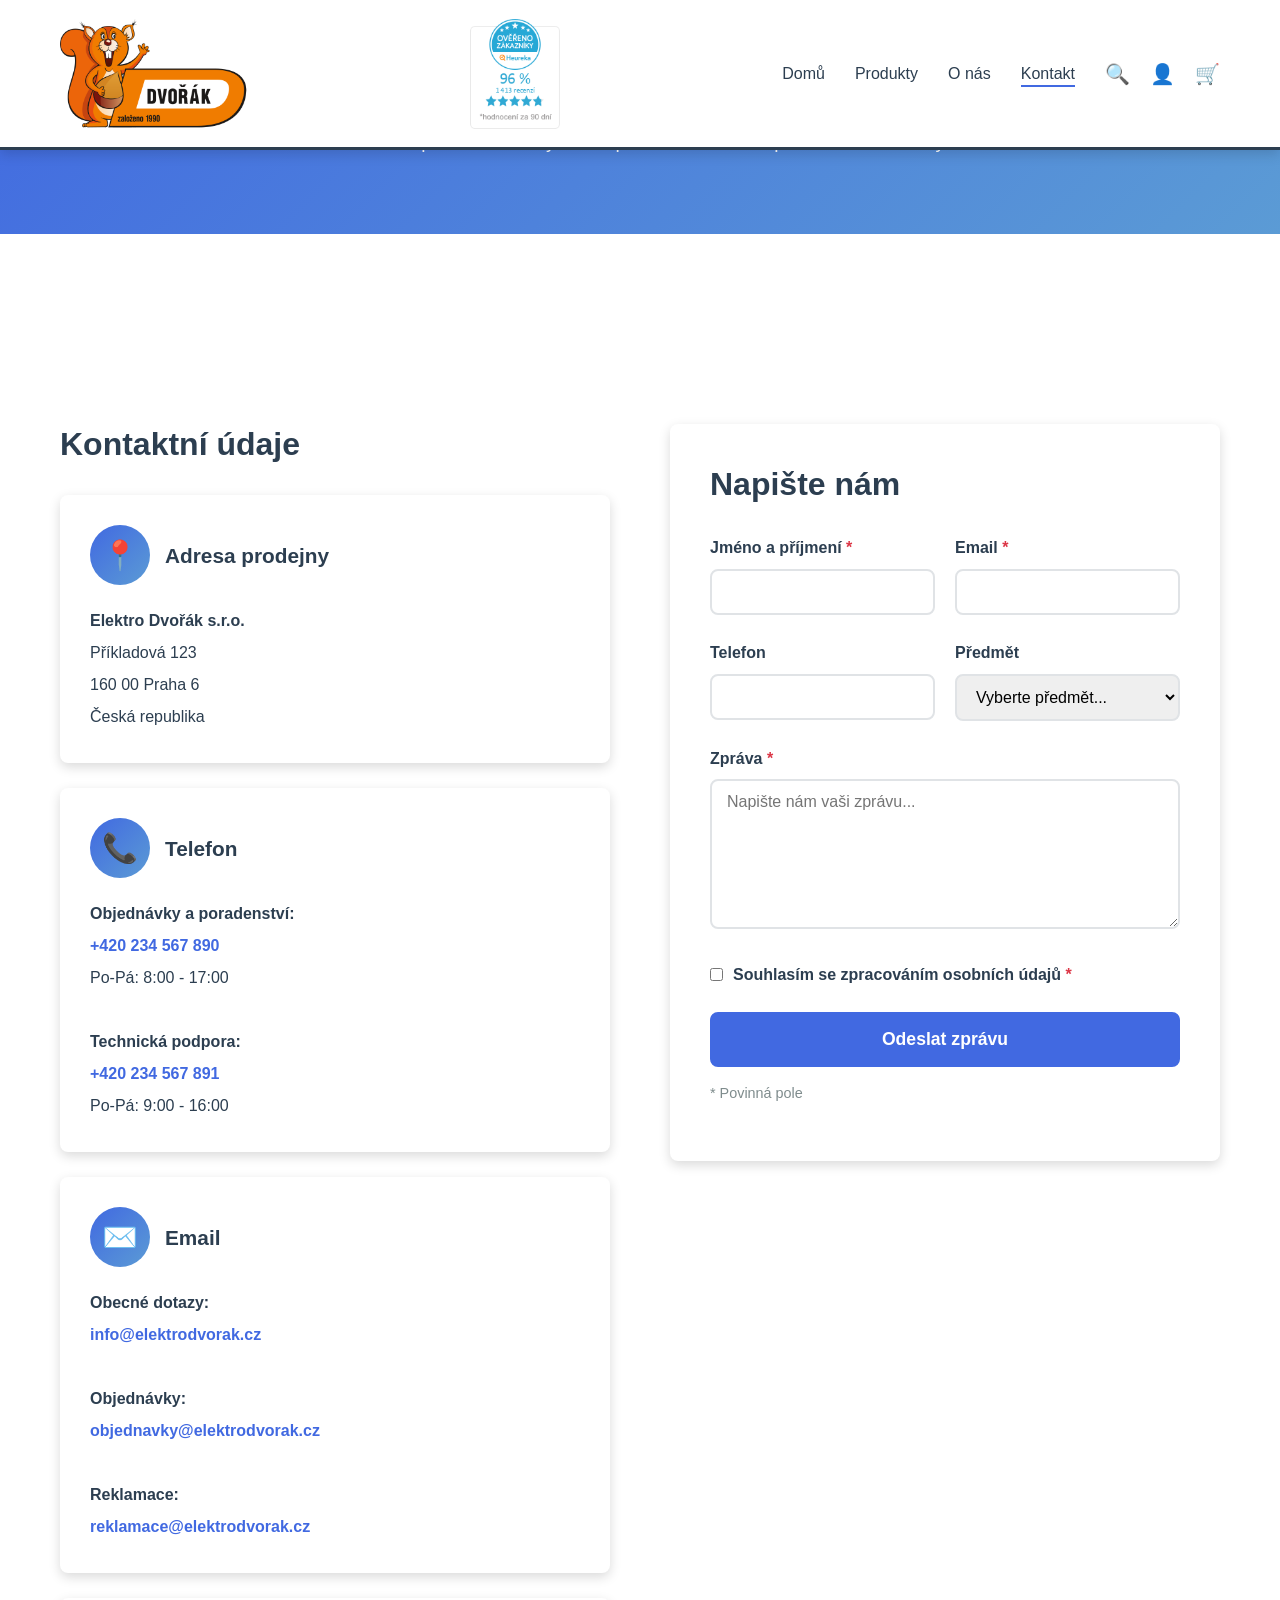
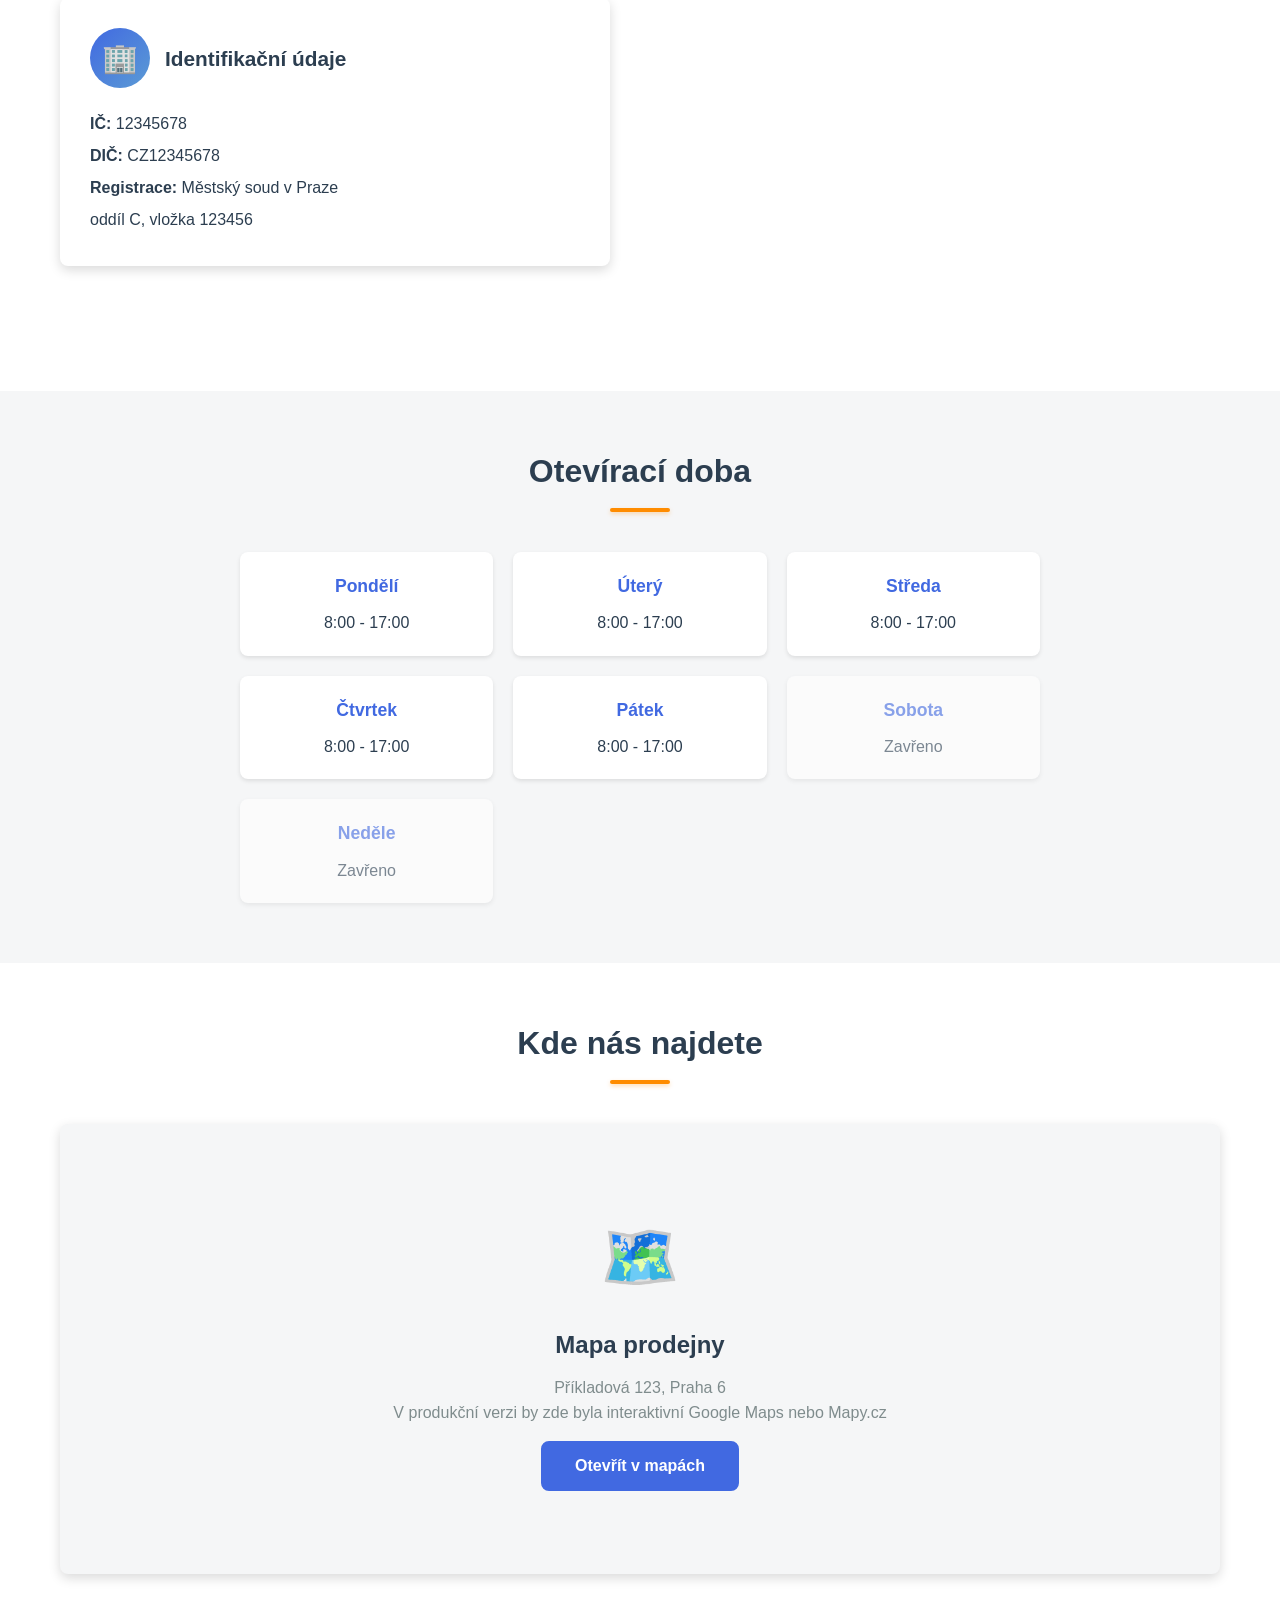
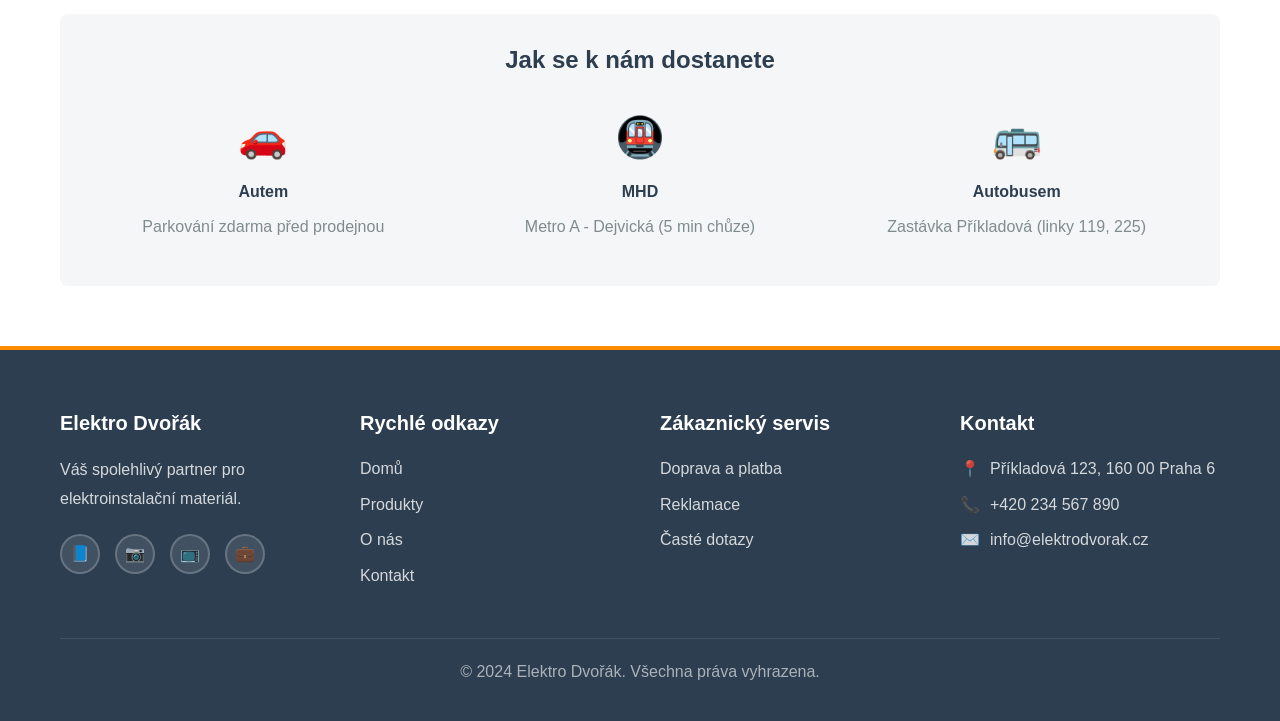
<file: pages/contact.html>
<!DOCTYPE html>
<html lang="cs">
<head>
    <meta charset="UTF-8">
    <meta name="viewport" content="width=device-width, initial-scale=1.0">
    <meta name="description" content="Kontaktujte nás - Elektro Dvořák">
    <title>Kontakt - Elektro Dvořák</title>
    <link rel="stylesheet" href="../assets/css/style.css">
    <style>
        .contact-page {
            margin-top: var(--header-height);
            padding: 40px 0;
        }

        .contact-hero {
            background: linear-gradient(135deg, var(--primary-color), var(--primary-light));
            color: var(--white);
            padding: 60px 0;
            margin-bottom: 60px;
            text-align: center;
        }

        .contact-hero h1 {
            font-size: 2.5rem;
            margin-bottom: 15px;
        }

        .contact-grid {
            display: grid;
            grid-template-columns: 1fr 1fr;
            gap: 60px;
            margin-bottom: 60px;
        }

        .contact-info-section h2 {
            margin-bottom: 30px;
        }

        .contact-card {
            background: var(--white);
            padding: 30px;
            border-radius: var(--border-radius);
            box-shadow: var(--shadow-md);
            margin-bottom: 25px;
        }

        .contact-card-header {
            display: flex;
            align-items: center;
            gap: 15px;
            margin-bottom: 20px;
        }

        .contact-card-icon {
            width: 60px;
            height: 60px;
            background: linear-gradient(135deg, var(--primary-color), var(--primary-light));
            border-radius: 50%;
            display: flex;
            align-items: center;
            justify-content: center;
            font-size: 1.8rem;
            color: var(--white);
        }

        .contact-card-title {
            font-size: 1.3rem;
            font-weight: 600;
        }

        .contact-card-content {
            line-height: 2;
        }

        .contact-card-content a {
            color: var(--primary-color);
            font-weight: 600;
        }

        .contact-form {
            background: var(--white);
            padding: 40px;
            border-radius: var(--border-radius);
            box-shadow: var(--shadow-md);
        }

        .contact-form h2 {
            margin-bottom: 30px;
        }

        .form-group {
            margin-bottom: 25px;
        }

        .form-group label {
            display: block;
            margin-bottom: 8px;
            font-weight: 600;
            color: var(--text-color);
        }

        .form-group .required {
            color: #dc3545;
        }

        .form-control {
            width: 100%;
            padding: 12px 15px;
            border: 2px solid var(--gray);
            border-radius: var(--border-radius);
            font-size: 1rem;
            font-family: inherit;
            transition: var(--transition);
        }

        .form-control:focus {
            outline: none;
            border-color: var(--primary-color);
        }

        .form-control.error {
            border-color: #dc3545;
        }

        textarea.form-control {
            min-height: 150px;
            resize: vertical;
        }

        .form-row {
            display: grid;
            grid-template-columns: 1fr 1fr;
            gap: 20px;
        }

        .error-message {
            color: #dc3545;
            font-size: 0.9rem;
            margin-top: 5px;
        }

        .map-section {
            margin: 60px 0;
        }

        .map-container {
            border-radius: var(--border-radius);
            overflow: hidden;
            box-shadow: var(--shadow-md);
            height: 450px;
            background: var(--light-gray);
            display: flex;
            align-items: center;
            justify-content: center;
            position: relative;
        }

        .map-placeholder {
            text-align: center;
            padding: 40px;
        }

        .map-placeholder h3 {
            margin-bottom: 15px;
        }

        .opening-hours {
            background: var(--light-gray);
            padding: 60px 0;
        }

        .hours-grid {
            display: grid;
            grid-template-columns: repeat(auto-fit, minmax(200px, 1fr));
            gap: 20px;
            max-width: 800px;
            margin: 0 auto;
        }

        .day-hours {
            background: var(--white);
            padding: 20px;
            border-radius: var(--border-radius);
            text-align: center;
            box-shadow: var(--shadow-sm);
        }

        .day-name {
            font-weight: 700;
            font-size: 1.1rem;
            margin-bottom: 10px;
            color: var(--primary-color);
        }

        .hours-time {
            color: var(--text-color);
        }

        .weekend {
            opacity: 0.6;
        }

        @media (max-width: 992px) {
            .contact-grid {
                grid-template-columns: 1fr;
                gap: 40px;
            }

            .form-row {
                grid-template-columns: 1fr;
            }
        }

        @media (max-width: 768px) {
            .contact-hero h1 {
                font-size: 2rem;
            }

            .contact-form {
                padding: 25px;
            }
        }
    </style>
</head>
<body>
    <!-- HEADER -->
    <header class="header">
        <div class="header-container">
            <a href="../index.html" class="logo">
                <img src="../assets/images/logo.png" alt="Elektro Dvořák" class="logo-img">
            </a>
            <a href="https://obchody.heureka.cz/elektrodvorak-cz/recenze/" target="_blank" rel="noopener noreferrer" class="heureka-badge">
                <img src="../assets/images/7469-12.png" alt="Ověřeno zákazníky" class="badge-img">
            </a>

            <nav class="nav">
                <ul class="nav-links">
                    <li><a href="../index.html">Domů</a></li>
                    <li><a href="categories.html">Produkty</a></li>
                    <li><a href="about.html">O nás</a></li>
                    <li><a href="contact.html" class="active">Kontakt</a></li>
                </ul>

                <div class="nav-icons">
                    <span class="nav-icon">🔍</span>
                    <span class="nav-icon">👤</span>
                    <span class="nav-icon" onclick="window.location.href='cart.html'">
                        🛒
                        <span class="cart-badge">0</span>
                    </span>
                </div>

                <div class="mobile-menu-toggle">
                    <span></span>
                    <span></span>
                    <span></span>
                </div>
            </nav>
        </div>
    </header>

    <!-- HERO SEKCE -->
    <div class="contact-hero">
        <div class="container">
            <h1>Kontaktujte nás</h1>
            <p style="font-size: 1.2rem;">Rádi vám pomůžeme s výběrem produktů nebo zodpovíme vaše dotazy</p>
        </div>
    </div>

    <!-- KONTAKTNÍ STRÁNKA -->
    <div class="contact-page">
        <div class="container">
            <div class="contact-grid">
                <!-- KONTAKTNÍ INFORMACE -->
                <div class="contact-info-section">
                    <h2>Kontaktní údaje</h2>

                    <div class="contact-card">
                        <div class="contact-card-header">
                            <div class="contact-card-icon">📍</div>
                            <div class="contact-card-title">Adresa prodejny</div>
                        </div>
                        <div class="contact-card-content">
                            <strong>Elektro Dvořák s.r.o.</strong><br>
                            Příkladová 123<br>
                            160 00 Praha 6<br>
                            Česká republika
                        </div>
                    </div>

                    <div class="contact-card">
                        <div class="contact-card-header">
                            <div class="contact-card-icon">📞</div>
                            <div class="contact-card-title">Telefon</div>
                        </div>
                        <div class="contact-card-content">
                            <strong>Objednávky a poradenství:</strong><br>
                            <a href="tel:+420234567890">+420 234 567 890</a><br>
                            Po-Pá: 8:00 - 17:00<br><br>

                            <strong>Technická podpora:</strong><br>
                            <a href="tel:+420234567891">+420 234 567 891</a><br>
                            Po-Pá: 9:00 - 16:00
                        </div>
                    </div>

                    <div class="contact-card">
                        <div class="contact-card-header">
                            <div class="contact-card-icon">✉️</div>
                            <div class="contact-card-title">Email</div>
                        </div>
                        <div class="contact-card-content">
                            <strong>Obecné dotazy:</strong><br>
                            <a href="mailto:info@elektrodvorak.cz">info@elektrodvorak.cz</a><br><br>

                            <strong>Objednávky:</strong><br>
                            <a href="mailto:objednavky@elektrodvorak.cz">objednavky@elektrodvorak.cz</a><br><br>

                            <strong>Reklamace:</strong><br>
                            <a href="mailto:reklamace@elektrodvorak.cz">reklamace@elektrodvorak.cz</a>
                        </div>
                    </div>

                    <div class="contact-card">
                        <div class="contact-card-header">
                            <div class="contact-card-icon">🏢</div>
                            <div class="contact-card-title">Identifikační údaje</div>
                        </div>
                        <div class="contact-card-content">
                            <strong>IČ:</strong> 12345678<br>
                            <strong>DIČ:</strong> CZ12345678<br>
                            <strong>Registrace:</strong> Městský soud v Praze<br>
                            oddíl C, vložka 123456
                        </div>
                    </div>
                </div>

                <!-- KONTAKTNÍ FORMULÁŘ -->
                <div class="contact-form-section">
                    <form class="contact-form" id="contact-form">
                        <h2>Napište nám</h2>

                        <div class="form-row">
                            <div class="form-group">
                                <label for="name">Jméno a příjmení <span class="required">*</span></label>
                                <input type="text" id="name" name="name" class="form-control" required>
                            </div>

                            <div class="form-group">
                                <label for="email">Email <span class="required">*</span></label>
                                <input type="email" id="email" name="email" class="form-control" required>
                            </div>
                        </div>

                        <div class="form-row">
                            <div class="form-group">
                                <label for="phone">Telefon</label>
                                <input type="tel" id="phone" name="phone" class="form-control">
                            </div>

                            <div class="form-group">
                                <label for="subject">Předmět</label>
                                <select id="subject" name="subject" class="form-control">
                                    <option value="">Vyberte předmět...</option>
                                    <option value="order">Dotaz k objednávce</option>
                                    <option value="product">Dotaz k produktu</option>
                                    <option value="technical">Technická podpora</option>
                                    <option value="complaint">Reklamace</option>
                                    <option value="other">Ostatní</option>
                                </select>
                            </div>
                        </div>

                        <div class="form-group">
                            <label for="message">Zpráva <span class="required">*</span></label>
                            <textarea id="message" name="message" class="form-control" required placeholder="Napište nám vaši zprávu..."></textarea>
                        </div>

                        <div class="form-group">
                            <label style="display: flex; align-items: center; gap: 10px; cursor: pointer;">
                                <input type="checkbox" id="gdpr" name="gdpr" required>
                                <span>Souhlasím se zpracováním osobních údajů <span class="required">*</span></span>
                            </label>
                        </div>

                        <button type="submit" class="btn btn-primary" style="width: 100%; padding: 15px; font-size: 1.1rem;">
                            Odeslat zprávu
                        </button>

                        <p style="margin-top: 15px; color: var(--text-light); font-size: 0.9rem;">
                            <span class="required">*</span> Povinná pole
                        </p>
                    </form>
                </div>
            </div>
        </div>
    </div>

    <!-- OTEVÍRACÍ DOBA -->
    <div class="opening-hours">
        <div class="container">
            <h2 class="section-title">Otevírací doba</h2>
            <div class="hours-grid">
                <div class="day-hours">
                    <div class="day-name">Pondělí</div>
                    <div class="hours-time">8:00 - 17:00</div>
                </div>
                <div class="day-hours">
                    <div class="day-name">Úterý</div>
                    <div class="hours-time">8:00 - 17:00</div>
                </div>
                <div class="day-hours">
                    <div class="day-name">Středa</div>
                    <div class="hours-time">8:00 - 17:00</div>
                </div>
                <div class="day-hours">
                    <div class="day-name">Čtvrtek</div>
                    <div class="hours-time">8:00 - 17:00</div>
                </div>
                <div class="day-hours">
                    <div class="day-name">Pátek</div>
                    <div class="hours-time">8:00 - 17:00</div>
                </div>
                <div class="day-hours weekend">
                    <div class="day-name">Sobota</div>
                    <div class="hours-time">Zavřeno</div>
                </div>
                <div class="day-hours weekend">
                    <div class="day-name">Neděle</div>
                    <div class="hours-time">Zavřeno</div>
                </div>
            </div>
        </div>
    </div>

    <!-- MAPA -->
    <div class="map-section">
        <div class="container">
            <h2 class="section-title">Kde nás najdete</h2>
            <div class="map-container">
                <div class="map-placeholder">
                    <div style="font-size: 4rem; margin-bottom: 20px;">🗺️</div>
                    <h3>Mapa prodejny</h3>
                    <p style="color: var(--text-light); max-width: 500px; margin: 15px auto;">
                        Příkladová 123, Praha 6<br>
                        V produkční verzi by zde byla interaktivní Google Maps nebo Mapy.cz
                    </p>
                    <button class="btn btn-primary" onclick="openMap()">
                        Otevřít v mapách
                    </button>
                </div>

                <!-- V produkci by zde byl iframe s mapou:
                <iframe
                    src="https://www.google.com/maps/embed?pb=..."
                    width="100%"
                    height="450"
                    style="border:0;"
                    allowfullscreen=""
                    loading="lazy">
                </iframe>
                -->
            </div>

            <div style="margin-top: 40px; padding: 30px; background: var(--light-gray); border-radius: var(--border-radius); text-align: center;">
                <h3 style="margin-bottom: 15px;">Jak se k nám dostanete</h3>
                <div style="display: grid; grid-template-columns: repeat(auto-fit, minmax(250px, 1fr)); gap: 30px; margin-top: 30px;">
                    <div>
                        <div style="font-size: 2.5rem; margin-bottom: 10px;">🚗</div>
                        <strong>Autem</strong>
                        <p style="color: var(--text-light); margin-top: 10px;">
                            Parkování zdarma před prodejnou
                        </p>
                    </div>
                    <div>
                        <div style="font-size: 2.5rem; margin-bottom: 10px;">🚇</div>
                        <strong>MHD</strong>
                        <p style="color: var(--text-light); margin-top: 10px;">
                            Metro A - Dejvická (5 min chůze)
                        </p>
                    </div>
                    <div>
                        <div style="font-size: 2.5rem; margin-bottom: 10px;">🚌</div>
                        <strong>Autobusem</strong>
                        <p style="color: var(--text-light); margin-top: 10px;">
                            Zastávka Příkladová (linky 119, 225)
                        </p>
                    </div>
                </div>
            </div>
        </div>
    </div>

    <!-- FOOTER -->
    <footer class="footer">
        <div class="container">
            <div class="footer-content">
                <div class="footer-section footer-about">
                    <h3>Elektro Dvořák</h3>
                    <p>Váš spolehlivý partner pro elektroinstalační materiál.</p>
                    <div class="social-links">
                        <a href="#" class="social-icon">📘</a>
                        <a href="#" class="social-icon">📷</a>
                        <a href="#" class="social-icon">📺</a>
                        <a href="#" class="social-icon">💼</a>
                    </div>
                </div>

                <div class="footer-section">
                    <h3>Rychlé odkazy</h3>
                    <ul>
                        <li><a href="../index.html">Domů</a></li>
                        <li><a href="categories.html">Produkty</a></li>
                        <li><a href="about.html">O nás</a></li>
                        <li><a href="contact.html">Kontakt</a></li>
                    </ul>
                </div>

                <div class="footer-section">
                    <h3>Zákaznický servis</h3>
                    <ul>
                        <li><a href="#">Doprava a platba</a></li>
                        <li><a href="#">Reklamace</a></li>
                        <li><a href="#">Časté dotazy</a></li>
                    </ul>
                </div>

                <div class="footer-section">
                    <h3>Kontakt</h3>
                    <div class="contact-info">
                        <div class="contact-item">
                            <span>📍</span>
                            <span>Příkladová 123, 160 00 Praha 6</span>
                        </div>
                        <div class="contact-item">
                            <span>📞</span>
                            <span>+420 234 567 890</span>
                        </div>
                        <div class="contact-item">
                            <span>✉️</span>
                            <span>info@elektrodvorak.cz</span>
                        </div>
                    </div>
                </div>
            </div>

            <div class="footer-bottom">
                <p>&copy; 2024 Elektro Dvořák. Všechna práva vyhrazena.</p>
            </div>
        </div>
    </footer>

    <script src="../assets/js/script.js"></script>
    <script>
        function openMap() {
            // V produkci by to otevřelo skutečnou mapu
            window.open('https://maps.google.com/?q=Praha+6', '_blank');
        }
    </script>
</body>
</html>
</file>
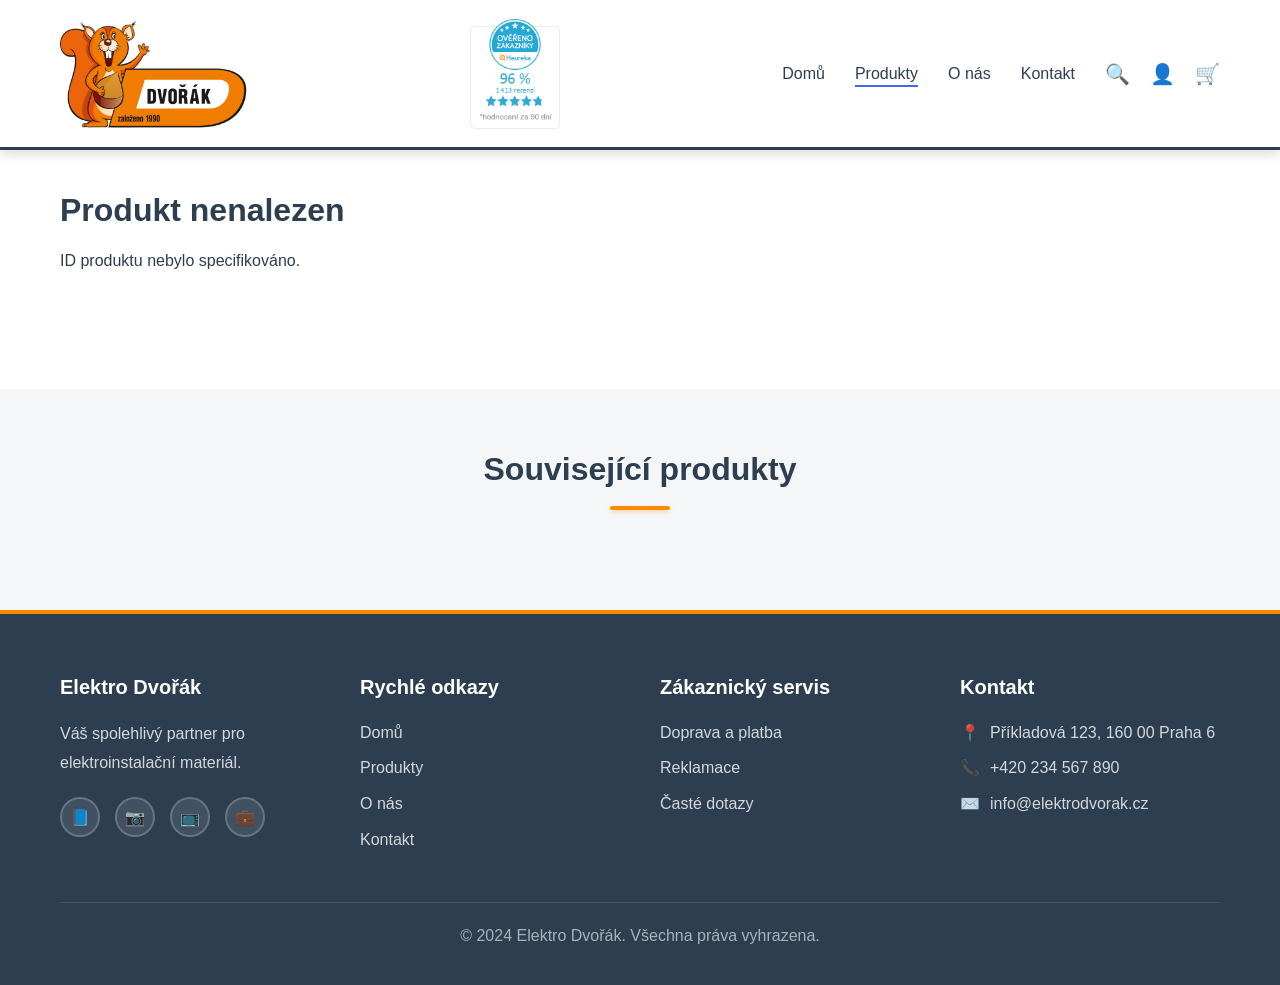
<file: pages/product.html>
<!DOCTYPE html>
<html lang="cs">
<head>
    <meta charset="UTF-8">
    <meta name="viewport" content="width=device-width, initial-scale=1.0">
    <meta name="description" content="LED žárovka E27 12W teplá bílá - Elektro Dvořák">
    <title>LED žárovka E27 12W - Elektro Dvořák</title>
    <link rel="stylesheet" href="../assets/css/style.css">
    <style>
        .product-detail {
            margin-top: var(--header-height);
            padding: 40px 0;
        }

        .product-detail-grid {
            display: grid;
            grid-template-columns: 1fr 1fr;
            gap: 60px;
            margin-bottom: 60px;
        }

        .product-gallery-wrapper {
            position: sticky;
            top: calc(var(--header-height) + 20px);
        }

        .main-image-container {
            background: var(--light-gray);
            border-radius: var(--border-radius);
            overflow: hidden;
            margin-bottom: 20px;
            aspect-ratio: 1;
            display: flex;
            align-items: center;
            justify-content: center;
        }

        .main-product-image {
            max-width: 100%;
            max-height: 100%;
            object-fit: contain;
        }

        .gallery-thumbnails {
            display: grid;
            grid-template-columns: repeat(4, 1fr);
            gap: 15px;
        }

        .gallery-thumbnail {
            aspect-ratio: 1;
            background: var(--light-gray);
            border-radius: var(--border-radius);
            cursor: pointer;
            transition: var(--transition);
            border: 3px solid transparent;
            display: flex;
            align-items: center;
            justify-content: center;
            font-size: 2rem;
            overflow: hidden;
        }

        .gallery-thumbnail:hover,
        .gallery-thumbnail.active {
            border-color: var(--primary-color);
        }

        .product-detail-info h1 {
            font-size: 2rem;
            margin-bottom: 15px;
        }

        .product-meta {
            display: flex;
            gap: 20px;
            align-items: center;
            margin-bottom: 20px;
            padding-bottom: 20px;
            border-bottom: 1px solid var(--gray);
        }

        .product-sku {
            color: var(--text-light);
            font-size: 0.9rem;
        }

        .product-availability {
            display: flex;
            align-items: center;
            gap: 8px;
            color: #28a745;
            font-weight: 600;
        }

        .product-availability.out-of-stock {
            color: #dc3545;
        }

        .price-section {
            margin: 30px 0;
            padding: 25px;
            background: var(--light-gray);
            border-radius: var(--border-radius);
        }

        .current-price {
            font-size: 2.5rem;
            font-weight: 700;
            color: var(--primary-color);
            margin-bottom: 10px;
        }

        .price-info {
            color: var(--text-light);
            font-size: 0.9rem;
        }

        .quantity-selector {
            display: flex;
            align-items: center;
            gap: 15px;
            margin: 25px 0;
        }

        .quantity-selector label {
            font-weight: 600;
        }

        .quantity-controls {
            display: flex;
            align-items: center;
            border: 2px solid var(--gray);
            border-radius: var(--border-radius);
            overflow: hidden;
        }

        .quantity-btn {
            width: 40px;
            height: 40px;
            border: none;
            background: var(--white);
            cursor: pointer;
            font-size: 1.25rem;
            transition: var(--transition);
        }

        .quantity-btn:hover {
            background: var(--light-gray);
        }

        .quantity-input {
            width: 60px;
            height: 40px;
            border: none;
            text-align: center;
            font-size: 1rem;
            font-weight: 600;
            border-left: 1px solid var(--gray);
            border-right: 1px solid var(--gray);
        }

        .product-actions {
            display: flex;
            gap: 15px;
            margin-bottom: 30px;
        }

        .btn-add-to-cart-large {
            flex: 1;
            padding: 16px 32px;
            font-size: 1.1rem;
        }

        .btn-wishlist {
            padding: 16px 20px;
            background: var(--white);
            border: 2px solid var(--gray);
            color: var(--text-color);
            border-radius: var(--border-radius);
            cursor: pointer;
            transition: var(--transition);
        }

        .btn-wishlist:hover {
            border-color: var(--primary-color);
            color: var(--primary-color);
        }

        .product-features {
            list-style: none;
            margin: 20px 0;
        }

        .product-features li {
            padding: 10px 0;
            border-bottom: 1px solid var(--gray);
            display: flex;
            align-items: center;
            gap: 10px;
        }

        .product-features li::before {
            content: '✓';
            color: #28a745;
            font-weight: bold;
        }

        .tabs {
            margin-top: 60px;
        }

        .tab-buttons {
            display: flex;
            gap: 10px;
            border-bottom: 2px solid var(--gray);
            margin-bottom: 30px;
        }

        .tab-button {
            padding: 15px 30px;
            background: none;
            border: none;
            font-size: 1rem;
            font-weight: 600;
            color: var(--text-light);
            cursor: pointer;
            transition: var(--transition);
            position: relative;
        }

        .tab-button.active {
            color: var(--primary-color);
        }

        .tab-button.active::after {
            content: '';
            position: absolute;
            bottom: -2px;
            left: 0;
            right: 0;
            height: 2px;
            background: var(--primary-color);
        }

        .tab-content {
            display: none;
        }

        .tab-content.active {
            display: block;
        }

        .specs-table {
            width: 100%;
            border-collapse: collapse;
        }

        .specs-table tr {
            border-bottom: 1px solid var(--gray);
        }

        .specs-table td {
            padding: 15px 10px;
        }

        .specs-table td:first-child {
            font-weight: 600;
            width: 40%;
        }

        .review-item {
            padding: 25px;
            background: var(--light-gray);
            border-radius: var(--border-radius);
            margin-bottom: 20px;
        }

        .review-header {
            display: flex;
            justify-content: space-between;
            align-items: center;
            margin-bottom: 10px;
        }

        .review-author {
            font-weight: 600;
        }

        .review-date {
            color: var(--text-light);
            font-size: 0.9rem;
        }

        .related-products {
            margin-top: 60px;
            padding: 60px 0;
            background: var(--light-gray);
        }

        @media (max-width: 992px) {
            .product-detail-grid {
                grid-template-columns: 1fr;
                gap: 40px;
            }

            .product-gallery-wrapper {
                position: relative;
                top: 0;
            }

            .product-actions {
                flex-direction: column;
            }
        }
    </style>
</head>
<body>
    <!-- HEADER -->
    <header class="header">
        <div class="header-container">
            <a href="../index.html" class="logo">
                <img src="../assets/images/logo.png" alt="Elektro Dvořák" class="logo-img">
            </a>
            <a href="https://obchody.heureka.cz/elektrodvorak-cz/recenze/" target="_blank" rel="noopener noreferrer" class="heureka-badge">
                <img src="../assets/images/7469-12.png" alt="Ověřeno zákazníky" class="badge-img">
            </a>

            <nav class="nav">
                <ul class="nav-links">
                    <li><a href="../index.html">Domů</a></li>
                    <li><a href="categories.html" class="active">Produkty</a></li>
                    <li><a href="about.html">O nás</a></li>
                    <li><a href="contact.html">Kontakt</a></li>
                </ul>

                <div class="nav-icons">
                    <span class="nav-icon">🔍</span>
                    <span class="nav-icon">👤</span>
                    <span class="nav-icon" onclick="window.location.href='cart.html'">
                        🛒
                        <span class="cart-badge">0</span>
                    </span>
                </div>

                <div class="mobile-menu-toggle">
                    <span></span>
                    <span></span>
                    <span></span>
                </div>
            </nav>
        </div>
    </header>

    <!-- BREADCRUMBS -->
    <div class="product-detail">
        <div class="container">
            <div style="color: var(--text-light); margin-bottom: 20px;">
                <a href="../index.html" style="color: var(--text-light);">Domů</a> /
                <a href="categories.html" style="color: var(--text-light);">Produkty</a> /
                <a href="categories.html?cat=osvetleni" style="color: var(--text-light);">LED Osvětlení</a> /
                <span style="color: var(--text-color);">LED žárovka E27 12W</span>
            </div>

            <!-- DETAIL PRODUKTU -->
            <div class="product-detail-grid">
                <!-- GALERIE -->
                <div class="product-gallery-wrapper">
                    <div class="main-image-container">
                        <div class="main-product-image" style="font-size: 200px;">💡</div>
                    </div>
                    <div class="gallery-thumbnails">
                        <div class="gallery-thumbnail active">💡</div>
                        <div class="gallery-thumbnail">💡</div>
                        <div class="gallery-thumbnail">💡</div>
                        <div class="gallery-thumbnail">💡</div>
                    </div>
                </div>

                <!-- INFORMACE -->
                <div class="product-detail-info">
                    <div class="product-category">LED OSVĚTLENÍ</div>
                    <h1>LED žárovka E27 12W teplá bílá</h1>

                    <div class="product-meta">
                        <div class="product-rating">
                            <span class="stars" style="color: #ffc107; font-size: 1.2rem;">★★★★★</span>
                            <span class="rating-count">(127 hodnocení)</span>
                        </div>
                        <div class="product-sku">Kód: LED-E27-12W-WW</div>
                        <div class="product-availability">
                            <span style="font-size: 1.2rem;">✓</span>
                            <span>Skladem (234 ks)</span>
                        </div>
                    </div>

                    <div class="price-section">
                        <div class="current-price">149 Kč</div>
                        <div class="price-info">Cena včetně DPH | Cena bez DPH: 123 Kč</div>
                    </div>

                    <p style="font-size: 1.1rem; line-height: 1.8; margin: 20px 0;">
                        Vysoce kvalitní LED žárovka s paticí E27 a příkonem 12W nahrazuje klasické žárovky 75W.
                        Díky dlouhé životnosti až 25 000 hodin a nízké spotřebě energie ušetříte až 85% nákladů na osvětlení.
                        Ideální pro domácnosti, kanceláře i komerční prostory.
                    </p>

                    <ul class="product-features">
                        <li>Příkon pouze 12W při výkonu jako 75W žárovka</li>
                        <li>Životnost až 25 000 hodin</li>
                        <li>Teplá bílá barva světla (2700K)</li>
                        <li>Úspora energie až 85%</li>
                        <li>Okamžitý start bez čekání</li>
                        <li>Ekologicky šetrná - neobsahuje rtuť</li>
                    </ul>

                    <div class="quantity-selector">
                        <label>Množství:</label>
                        <div class="quantity-controls">
                            <button class="quantity-btn" onclick="decreaseQuantity()">−</button>
                            <input type="number" class="quantity-input" id="quantity" value="1" min="1">
                            <button class="quantity-btn" onclick="increaseQuantity()">+</button>
                        </div>
                    </div>

                    <div class="product-actions">
                        <button class="btn btn-primary btn-add-to-cart-large">
                            Přidat do košíku
                        </button>
                        <button class="btn-wishlist" title="Přidat do seznamu přání">
                            ❤️
                        </button>
                    </div>

                    <div style="padding: 20px; background: var(--light-gray); border-radius: var(--border-radius);">
                        <h4 style="margin-bottom: 15px;">🚚 Doprava a dodání</h4>
                        <ul style="list-style: none; line-height: 2;">
                            <li>✓ Doprava zdarma nad 3 000 Kč</li>
                            <li>✓ Osobní odběr zdarma</li>
                            <li>✓ Expedice do 24 hodin</li>
                            <li>✓ 14 dní na vrácení zboží</li>
                        </ul>
                    </div>
                </div>
            </div>

            <!-- TABY -->
            <div class="tabs">
                <div class="tab-buttons">
                    <button class="tab-button active" onclick="switchTab('description')">Popis</button>
                    <button class="tab-button" onclick="switchTab('specs')">Technické parametry</button>
                    <button class="tab-button" onclick="switchTab('reviews')">Hodnocení (127)</button>
                </div>

                <div class="tab-content active" id="description">
                    <h3>Podrobný popis produktu</h3>
                    <p style="line-height: 1.8; margin: 20px 0;">
                        LED žárovka s paticí E27 a příkonem 12W je moderní náhradou za klasické žárovky.
                        Díky pokročilé LED technologii poskytuje výkon srovnatelný s 75W žárovkou při spotřebě pouze 12W.
                        To znamená úsporu až 85% energie a výrazné snížení nákladů na osvětlení.
                    </p>
                    <p style="line-height: 1.8; margin: 20px 0;">
                        Žárovka vyzařuje příjemné teplé bílé světlo s teplotou 2700K, které vytváří útulnou atmosféru
                        v obytných prostorách. Světelný tok 1055 lumenů zajišťuje dostatečné osvětlení pro místnosti
                        střední velikosti.
                    </p>
                    <p style="line-height: 1.8; margin: 20px 0;">
                        Dlouhá životnost až 25 000 hodin znamená, že žárovku nebudete muset měnit po mnoho let.
                        LED technologie navíc umožňuje okamžitý start na plný výkon bez čekání na rozsvícení.
                        Žárovka neobsahuje rtuť ani jiné škodlivé látky, je tedy šetrná k životnímu prostředí.
                    </p>
                </div>

                <div class="tab-content" id="specs">
                    <h3>Technické specifikace</h3>
                    <table class="specs-table">
                        <tr>
                            <td>Typ patice</td>
                            <td>E27 (velký závit)</td>
                        </tr>
                        <tr>
                            <td>Příkon</td>
                            <td>12W</td>
                        </tr>
                        <tr>
                            <td>Ekvivalent</td>
                            <td>75W (klasická žárovka)</td>
                        </tr>
                        <tr>
                            <td>Světelný tok</td>
                            <td>1055 lm</td>
                        </tr>
                        <tr>
                            <td>Barva světla</td>
                            <td>Teplá bílá (2700K)</td>
                        </tr>
                        <tr>
                            <td>Úhel svitu</td>
                            <td>270°</td>
                        </tr>
                        <tr>
                            <td>Životnost</td>
                            <td>25 000 hodin</td>
                        </tr>
                        <tr>
                            <td>Energetická třída</td>
                            <td>A+</td>
                        </tr>
                        <tr>
                            <td>Stmívatelnost</td>
                            <td>Ne</td>
                        </tr>
                        <tr>
                            <td>Napětí</td>
                            <td>220-240V AC</td>
                        </tr>
                        <tr>
                            <td>Rozměry</td>
                            <td>60 × 110 mm</td>
                        </tr>
                        <tr>
                            <td>Záruka</td>
                            <td>3 roky</td>
                        </tr>
                    </table>
                </div>

                <div class="tab-content" id="reviews">
                    <h3 style="margin-bottom: 30px;">Hodnocení zákazníků</h3>

                    <div class="review-item">
                        <div class="review-header">
                            <div>
                                <div class="review-author">Petr N.</div>
                                <div class="stars" style="color: #ffc107;">★★★★★</div>
                            </div>
                            <div class="review-date">15. listopadu 2024</div>
                        </div>
                        <p>
                            Výborná žárovka, svítí opravdu hezky a jasně. Spotřeba je minimální,
                            což vidím na účtech za elektřinu. Za mě jednoznačně doporučuji!
                        </p>
                    </div>

                    <div class="review-item">
                        <div class="review-header">
                            <div>
                                <div class="review-author">Jana K.</div>
                                <div class="stars" style="color: #ffc107;">★★★★★</div>
                            </div>
                            <div class="review-date">10. listopadu 2024</div>
                        </div>
                        <p>
                            Koupila jsem jich hned 10 kusů na celý byt. Příjemné teplé světlo,
                            rychlá dodávka. Kvalita odpovídá ceně.
                        </p>
                    </div>

                    <div class="review-item">
                        <div class="review-header">
                            <div>
                                <div class="review-author">Martin Š.</div>
                                <div class="stars" style="color: #ffc107;">★★★★☆</div>
                            </div>
                            <div class="review-date">5. listopadu 2024</div>
                        </div>
                        <p>
                            Solidní žárovka za dobrou cenu. Jediné mínus je, že není stmívatelná,
                            ale to byla má chyba při výběru. Jinak spokojenost.
                        </p>
                    </div>
                </div>
            </div>
        </div>
    </div>

    <!-- SOUVISEJÍCÍ PRODUKTY -->
    <section class="related-products">
        <div class="container">
            <h2 class="section-title">Související produkty</h2>
            <div class="products-grid" id="related-products-container">
                <!-- Related products loaded dynamically -->
            </div>
        </div>
    </section>

    <!-- FOOTER -->
    <footer class="footer">
        <div class="container">
            <div class="footer-content">
                <div class="footer-section footer-about">
                    <h3>Elektro Dvořák</h3>
                    <p>Váš spolehlivý partner pro elektroinstalační materiál.</p>
                    <div class="social-links">
                        <a href="#" class="social-icon">📘</a>
                        <a href="#" class="social-icon">📷</a>
                        <a href="#" class="social-icon">📺</a>
                        <a href="#" class="social-icon">💼</a>
                    </div>
                </div>

                <div class="footer-section">
                    <h3>Rychlé odkazy</h3>
                    <ul>
                        <li><a href="../index.html">Domů</a></li>
                        <li><a href="categories.html">Produkty</a></li>
                        <li><a href="about.html">O nás</a></li>
                        <li><a href="contact.html">Kontakt</a></li>
                    </ul>
                </div>

                <div class="footer-section">
                    <h3>Zákaznický servis</h3>
                    <ul>
                        <li><a href="#">Doprava a platba</a></li>
                        <li><a href="#">Reklamace</a></li>
                        <li><a href="#">Časté dotazy</a></li>
                    </ul>
                </div>

                <div class="footer-section">
                    <h3>Kontakt</h3>
                    <div class="contact-info">
                        <div class="contact-item">
                            <span>📍</span>
                            <span>Příkladová 123, 160 00 Praha 6</span>
                        </div>
                        <div class="contact-item">
                            <span>📞</span>
                            <span>+420 234 567 890</span>
                        </div>
                        <div class="contact-item">
                            <span>✉️</span>
                            <span>info@elektrodvorak.cz</span>
                        </div>
                    </div>
                </div>
            </div>

            <div class="footer-bottom">
                <p>&copy; 2024 Elektro Dvořák. Všechna práva vyhrazena.</p>
            </div>
        </div>
    </footer>

    <script src="../assets/js/script.js"></script>
    <script>
        // Load product data dynamically
        async function loadProductData() {
            // Get product ID from URL
            const urlParams = new URLSearchParams(window.location.search);
            const productId = urlParams.get('id');

            if (!productId) {
                document.querySelector('.container').innerHTML = '<h2>Produkt nenalezen</h2><p>ID produktu nebylo specifikováno.</p>';
                return;
            }

            try {
                // Fetch products data
                const response = await fetch('../data/products.json');
                const data = await response.json();
                const product = data.products.find(p => p.id === productId);

                if (!product) {
                    document.querySelector('.container').innerHTML = '<h2>Produkt nenalezen</h2><p>Požadovaný produkt nebyl nalezen v databázi.</p>';
                    return;
                }

                // Generate images array if not present (for products with imageType/imageCount)
                if (!product.images) {
                    product.images = [];
                    if (product.imageType === 'file' && product.imageCount) {
                        for (let i = 1; i <= product.imageCount; i++) {
                            product.images.push(`assets/images/products/${product.image}-${i}.jpg`);
                        }
                    } else if (product.image) {
                        // Single image fallback
                        product.images.push(product.image.startsWith('http') ? product.image : `assets/images/products/${product.image}.jpg`);
                    }
                }

                // Normalize product fields (handle builder format vs expected format)
                product.name = product.name || product.title;
                product.reviewCount = product.reviewCount || product.ratingCount || 0;
                product.sku = product.sku || product.id;
                product.stockQuantity = product.stockQuantity || (product.inStock ? 10 : 0);
                product.currency = product.currency || 'Kč';
                product.priceWithoutVat = product.priceWithoutVat || Math.round(product.price / 1.21);
                product.specifications = product.specifications || {};
                product.shortDescription = product.shortDescription || (product.description ? product.description.substring(0, 200) + '...' : '');

                // Update page title and meta
                document.title = `${product.name} - Elektro Dvořák`;
                document.querySelector('meta[name="description"]').setAttribute('content', product.shortDescription || product.description);

                // Update breadcrumbs
                const breadcrumbs = document.querySelector('.product-detail .container > div');
                breadcrumbs.innerHTML = `
                    <a href="../index.html" style="color: var(--text-light);">Domů</a> /
                    <a href="categories.html" style="color: var(--text-light);">Produkty</a> /
                    <a href="categories.html?cat=${product.category}" style="color: var(--text-light);">${product.categoryName}</a> /
                    <span style="color: var(--text-color);">${product.name}</span>
                `;

                // Update main image
                const mainImageContainer = document.querySelector('.main-image-container');
                mainImageContainer.innerHTML = `<img src="../${product.images[0]}" alt="${product.name}" class="main-product-image" id="main-image">`;

                // Update thumbnails
                const thumbnailsContainer = document.querySelector('.gallery-thumbnails');
                thumbnailsContainer.innerHTML = product.images.map((img, index) =>
                    `<div class="gallery-thumbnail ${index === 0 ? 'active' : ''}" onclick="changeImage('../${img}', ${index})">
                        <img src="../${img}" alt="${product.name}" style="width: 100%; height: 100%; object-fit: cover;">
                    </div>`
                ).join('');

                // Update product info
                document.querySelector('.product-category').textContent = product.categoryName.toUpperCase();
                document.querySelector('.product-detail-info h1').textContent = product.name;

                // Update rating
                const stars = '★'.repeat(Math.floor(product.rating)) + '☆'.repeat(5 - Math.floor(product.rating));
                document.querySelector('.product-meta').innerHTML = `
                    <div class="product-rating">
                        <span class="stars" style="color: #ffc107; font-size: 1.2rem;">${stars}</span>
                        <span class="rating-count">(${product.reviewCount} hodnocení)</span>
                    </div>
                    <div class="product-sku">Kód: ${product.sku}</div>
                    <div class="product-availability ${product.inStock ? '' : 'out-of-stock'}">
                        <span style="font-size: 1.2rem;">${product.inStock ? '✓' : '✗'}</span>
                        <span>${product.inStock ? `Skladem (${product.stockQuantity} ks)` : 'Vyprodáno'}</span>
                    </div>
                `;

                // Update price
const priceWithoutVat = product.priceWithoutVat || Math.round(product.price / 1.21);
document.querySelector('.price-section').innerHTML = `
    ${product.oldPrice ? `<div class="old-price">${product.oldPrice.toLocaleString('cs-CZ')} ${product.currency}</div>` : ''}
    <div class="current-price">${product.price.toLocaleString('cs-CZ')} ${product.currency}</div>
    <div class="price-info">Cena včetně DPH | Cena bez DPH: ${priceWithoutVat.toLocaleString('cs-CZ')} ${product.currency}</div>
`;

                // Update description
                const descriptionP = document.querySelector('.product-detail-info > p');
                descriptionP.textContent = product.shortDescription || product.description;

                // Update features/stock locations
                const featuresList = document.querySelector('.product-features');
                if (product.stockLocations && product.stockLocations.length > 0) {
                    featuresList.innerHTML = `
                        <li><strong>Skladem na pobočkách:</strong></li>
                        ${product.stockLocations.map(loc => `<li>📍 ${loc}</li>`).join('')}
                    `;
                }

                // Update tab content - description
                document.querySelector('#description').innerHTML = `
                    <h3>Podrobný popis produktu</h3>
                    ${product.description.split('\n').map(p => `<p style="line-height: 1.8; margin: 20px 0;">${p}</p>`).join('')}
                `;

                // Update tab content - specs
                const specsTable = document.querySelector('#specs .specs-table');
                specsTable.innerHTML = Object.entries(product.specifications)
                    .map(([key, value]) => `
                        <tr>
                            <td>${key}</td>
                            <td>${value}</td>
                        </tr>
                    `).join('');

                // Update reviews count in tab
                document.querySelector('.tab-buttons button:nth-child(3)').textContent = `Hodnocení (${product.reviewCount})`;

                // Load related products
                renderRelatedProducts(data.products, product);

            } catch (error) {
                console.error('Chyba při načítání produktu:', error);
                document.querySelector('.container').innerHTML = '<h2>Chyba při načítání</h2><p>Nepodařilo se načíst data produktu.</p>';
            }
        }

        function renderRelatedProducts(allProducts, currentProduct) {
            const container = document.getElementById('related-products-container');
            if (!container) return;

            // Get products excluding current one
            let relatedProducts = allProducts.filter(p => p.id !== currentProduct.id);

            // Prefer same category products
            const sameCategoryProducts = relatedProducts.filter(p => p.category === currentProduct.category);
            const otherProducts = relatedProducts.filter(p => p.category !== currentProduct.category);

            // Combine: same category first, then others, limit to 4
            relatedProducts = [...sameCategoryProducts, ...otherProducts].slice(0, 4);

            if (relatedProducts.length === 0) {
                container.innerHTML = '<p>Žádné související produkty</p>';
                return;
            }

            container.innerHTML = relatedProducts.map(product => {
                const stars = '★'.repeat(Math.floor(product.rating)) + '☆'.repeat(5 - Math.floor(product.rating));

                let imageHTML = '';
                if (product.imageType === 'emoji') {
                    imageHTML = `<div style="width: 100%; height: 100%; display: flex; align-items: center; justify-content: center; font-size: 80px;">${product.image}</div>`;
                } else {
                    imageHTML = `<img src="../assets/images/products/${product.image}-1.jpg" alt="${product.title}" loading="lazy">`;
                }

                const priceHTML = product.oldPrice
                    ? `<span class="old-price">${product.oldPrice.toLocaleString('cs-CZ')} Kč</span> ${product.price.toLocaleString('cs-CZ')} Kč`
                    : `${product.price.toLocaleString('cs-CZ')} Kč`;

                return `
                    <div class="product-card" data-product-id="${product.id}" data-category="${product.category}" data-manufacturer="${product.manufacturer}">
                        <div class="product-image">
                            ${imageHTML}
                            ${product.badge ? `<span class="product-badge ${product.badge}">${product.badgeText}</span>` : ''}
                        </div>
                        <div class="product-info">
                            <div class="product-category">${product.categoryName}</div>
                            <h3 class="product-title">
                                <a href="product.html?id=${product.id}">${product.title}</a>
                            </h3>
                            <div class="product-rating">
                                <span class="stars">${stars}</span>
                                <span class="rating-count">(${product.ratingCount})</span>
                            </div>
                            <p class="product-description">${product.description.substring(0, 100)}...</p>
                            <div class="product-footer">
                                <div class="product-price">${priceHTML}</div>
                                ${product.inStock ? '<button class="btn-add-cart">Do košíku</button>' : '<button class="btn-add-cart" disabled>Vyprodáno</button>'}
                            </div>
                        </div>
                    </div>
                `;
            }).join('');
        }

        function changeImage(imagePath, index) {
            const mainImage = document.getElementById('main-image');
            mainImage.src = imagePath;

            // Update active thumbnail
            document.querySelectorAll('.gallery-thumbnail').forEach((thumb, i) => {
                thumb.classList.toggle('active', i === index);
            });
        }

        // Load product when page loads
        document.addEventListener('DOMContentLoaded', loadProductData);

        function switchTab(tabName) {
            // Skrýt všechny taby
            document.querySelectorAll('.tab-content').forEach(tab => {
                tab.classList.remove('active');
            });
            document.querySelectorAll('.tab-button').forEach(btn => {
                btn.classList.remove('active');
            });

            // Zobrazit vybraný tab
            document.getElementById(tabName).classList.add('active');
            event.target.classList.add('active');
        }

        function increaseQuantity() {
            const input = document.getElementById('quantity');
            input.value = parseInt(input.value) + 1;
        }

        function decreaseQuantity() {
            const input = document.getElementById('quantity');
            if (parseInt(input.value) > 1) {
                input.value = parseInt(input.value) - 1;
            }
        }
    </script>
</body>
</html>
</file>
<file: assets/css/style.css>
/* ============================================
   ELEKTRO DVOŘÁK - MODERNÍ E-SHOP
   ============================================ */

/* ============================================
   ZÁKLADNÍ NASTAVENÍ
   ============================================ */
:root {
    /* Hlavní barvy - z aktuálního webu */
    --primary-color: #4169E1;        /* Modrá z navigace */
    --primary-dark: #2952CC;         /* Tmavší modrá */
    --primary-light: #5B9BD5;        /* Světlejší modrá */
    --secondary-color: #f8f9fa;      /* Světlé pozadí */
    --accent-color: #FF8C00;         /* Oranžová z loga a tlačítek */
    --accent-dark: #E67E00;          /* Tmavší oranžová */

    /* Neutrální barvy */
    --white: #ffffff;
    --light-gray: #f5f6f7;
    --gray: #e0e3e6;
    --dark-gray: #6c757d;
    --text-color: #2c3e50;
    --text-light: #7f8c8d;

    /* Tmavé obrysy pro moderní vzhled */
    --border-dark: #2c3e50;          /* Tmavý obrys */
    --border-darker: #1a1a1a;        /* Velmi tmavý obrys */
    --border-width: 2px;             /* Šířka obrysu */

    /* Stíny s tmavšími tóny */
    --shadow-sm: 0 2px 4px rgba(0,0,0,0.1);
    --shadow-md: 0 4px 12px rgba(0,0,0,0.15);
    --shadow-lg: 0 8px 24px rgba(0,0,0,0.25);
    --shadow-outline: 0 0 0 3px rgba(65,105,225,0.2);

    /* Rozměry */
    --header-height: 150px;
    --max-width: 1200px;
    --border-radius: 8px;            /* Zaoblené rohy */

    /* Přechody */
    --transition: all 0.3s ease;
}

* {
    margin: 0;
    padding: 0;
    box-sizing: border-box;
}

html {
    scroll-behavior: smooth;
}

body {
    font-family: 'Segoe UI', Tahoma, Geneva, Verdana, sans-serif;
    line-height: 1.6;
    color: var(--text-color);
    background-color: var(--white);
    overflow-x: hidden;
}

/* ============================================
   TYPOGRAFIE
   ============================================ */
h1, h2, h3, h4, h5, h6 {
    font-weight: 600;
    line-height: 1.3;
    margin-bottom: 1rem;
}

h1 { font-size: 2.5rem; }
h2 { font-size: 2rem; }
h3 { font-size: 1.5rem; }
h4 { font-size: 1.25rem; }

p {
    margin-bottom: 1rem;
}

a {
    color: var(--primary-color);
    text-decoration: none;
    transition: var(--transition);
}

a:hover {
    color: var(--primary-dark);
}

/* ============================================
   KONTEJNERY A LAYOUT
   ============================================ */
.container {
    max-width: var(--max-width);
    margin: 0 auto;
    padding: 0 20px;
}

.section {
    padding: 60px 0;
}

.section-title {
    text-align: center;
    margin-bottom: 40px;
    position: relative;
}

.section-title::after {
    content: '';
    display: block;
    width: 60px;
    height: 4px;
    background: var(--accent-color);
    margin: 15px auto 0;
    border-radius: 2px;
    box-shadow: 0 2px 4px rgba(255, 140, 0, 0.3);
}

/* ============================================
   HEADER & NAVIGACE
   ============================================ */
.header {
    background: var(--white);
    box-shadow: var(--shadow-md);
    border-bottom: 3px solid var(--border-dark);
    position: fixed;
    top: 0;
    left: 0;
    right: 0;
    z-index: 1000;
    height: var(--header-height);
}

.header-container {
    display: flex;
    justify-content: space-between;
    align-items: center;
    height: 100%;
    max-width: var(--max-width);
    margin: 0 auto;
    padding: 0 20px;
}

.logo {
    display: flex;
    align-items: center;
    gap: 20px;
    transition: var(--transition);
}

.logo-img {
    height: 110px;
    width: auto;
    display: block;
    transition: var(--transition);
}

.badge-img {
    height: 110px;
    width: auto;
    display: block;
}

.logo:hover .logo-img {
    opacity: 0.85;
}

.nav {
    display: flex;
    align-items: center;
    gap: 30px;
}

.nav-links {
    display: flex;
    list-style: none;
    gap: 30px;
}

.nav-links a {
    font-weight: 500;
    color: var(--text-color);
    padding: 5px 0;
    position: relative;
}

.nav-links a::after {
    content: '';
    position: absolute;
    bottom: 0;
    left: 0;
    width: 0;
    height: 2px;
    background: var(--primary-color);
    transition: var(--transition);
}

.nav-links a:hover::after,
.nav-links a.active::after {
    width: 100%;
}

.nav-icons {
    display: flex;
    gap: 20px;
}

.nav-icon {
    position: relative;
    cursor: pointer;
    font-size: 1.25rem;
    color: var(--text-color);
    transition: var(--transition);
}

.nav-icon:hover {
    color: var(--primary-color);
}

.cart-badge {
    position: absolute;
    top: -8px;
    right: -8px;
    background: var(--accent-color);
    color: var(--white);
    border-radius: 50%;
    width: 18px;
    height: 18px;
    display: flex;
    align-items: center;
    justify-content: center;
    font-size: 0.7rem;
    font-weight: bold;
    border: 1px solid var(--accent-dark);
}

.mobile-menu-toggle {
    display: none;
    flex-direction: column;
    gap: 4px;
    cursor: pointer;
}

.mobile-menu-toggle span {
    width: 25px;
    height: 3px;
    background: var(--text-color);
    border-radius: 2px;
    transition: var(--transition);
}

/* ============================================
   HERO SEKCE
   ============================================ */
.hero {
    margin-top: var(--header-height);
    background: linear-gradient(135deg, var(--primary-color), var(--primary-light));
    color: var(--white);
    padding: 80px 0;
    position: relative;
    overflow: hidden;
}

.hero::before {
    content: '';
    position: absolute;
    top: 0;
    right: -200px;
    width: 600px;
    height: 600px;
    background: rgba(255,255,255,0.05);
    border-radius: 50%;
}

.hero-content {
    display: grid;
    grid-template-columns: 1fr 1fr;
    gap: 60px;
    align-items: center;
    position: relative;
    z-index: 1;
}

.hero-text h1 {
    font-size: 3rem;
    margin-bottom: 20px;
}

.hero-text p {
    font-size: 1.25rem;
    margin-bottom: 30px;
    opacity: 0.95;
}

.hero-image {
    text-align: center;
}

.hero-image img {
    max-width: 100%;
    height: auto;
    filter: drop-shadow(0 20px 40px rgba(0,0,0,0.2));
}

/* ============================================
   TLAČÍTKA
   ============================================ */
.btn {
    display: inline-block;
    padding: 14px 32px;
    border-radius: var(--border-radius);
    font-weight: 600;
    text-align: center;
    cursor: pointer;
    border: 2px solid transparent;
    transition: var(--transition);
    font-size: 1rem;
}

.btn-primary {
    background: var(--primary-color);
    color: var(--white);
    border: 2px solid var(--primary-color);
}

.btn-primary:hover {
    background: var(--white);
    color: var(--primary-color);
    border: 2px solid var(--primary-color);
    transform: translateY(-2px);
    box-shadow: var(--shadow-md);
}

.btn-secondary {
    background: var(--white);
    color: var(--primary-color);
    border: 2px solid var(--primary-color);
}

.btn-secondary:hover {
    background: var(--primary-color);
    color: var(--white);
}

.btn-accent {
    background: var(--accent-color);
    color: var(--white);
    border-color: var(--accent-dark);
}

.btn-accent:hover {
    background: var(--accent-dark);
    border-color: var(--border-dark);
    transform: translateY(-2px);
    box-shadow: var(--shadow-md);
}

.btn-group {
    display: flex;
    gap: 15px;
    flex-wrap: wrap;
}

/* ============================================
   VÝHODY
   ============================================ */
.features {
    background: var(--light-gray);
}

.features-grid {
    display: grid;
    grid-template-columns: repeat(auto-fit, minmax(250px, 1fr));
    gap: 30px;
}

.feature-card {
    background: var(--white);
    padding: 30px;
    border-radius: var(--border-radius);
    border: var(--border-width) solid var(--border-dark);
    text-align: center;
    transition: var(--transition);
    box-shadow: var(--shadow-sm);
}

.feature-card:hover {
    transform: translateY(-5px);
    box-shadow: var(--shadow-md);
    border-color: var(--primary-color);
}

.feature-icon {
    width: 70px;
    height: 70px;
    background: linear-gradient(135deg, var(--primary-color), var(--primary-light));
    border: 3px solid var(--primary-dark);
    border-radius: 50%;
    display: flex;
    align-items: center;
    justify-content: center;
    margin: 0 auto 20px;
    font-size: 2rem;
    color: var(--white);
    box-shadow: var(--shadow-sm);
}

.feature-card h3 {
    margin-bottom: 10px;
    color: var(--text-color);
}

.feature-card p {
    color: var(--text-light);
    margin: 0;
}

/* ============================================
   KATEGORIE
   ============================================ */
.categories-grid {
    display: grid;
    grid-template-columns: repeat(auto-fit, minmax(200px, 1fr));
    gap: 20px;
}

.category-card {
    background: var(--white);
    border-radius: var(--border-radius);
    padding: 30px;
    text-align: center;
    transition: var(--transition);
    box-shadow: var(--shadow-sm);
    cursor: pointer;
    border: var(--border-width) solid var(--border-dark);
}

.category-card:hover {
    border-color: var(--accent-color);
    background: rgba(255, 140, 0, 0.05);
    transform: translateY(-5px);
    box-shadow: var(--shadow-md);
}

.category-icon {
    font-size: 3rem;
    margin-bottom: 15px;
}

.category-card h3 {
    font-size: 1.1rem;
    margin-bottom: 5px;
}

.category-card p {
    color: var(--text-light);
    font-size: 0.9rem;
    margin: 0;
}

/* ============================================
   PRODUKTY
   ============================================ */
.products-grid {
    display: grid;
    grid-template-columns: repeat(auto-fill, minmax(280px, 1fr));
    gap: 30px;
}

.product-card {
    background: var(--white);
    border-radius: var(--border-radius);
    border: var(--border-width) solid var(--border-dark);
    overflow: hidden;
    transition: var(--transition);
    box-shadow: var(--shadow-sm);
    display: flex;
    flex-direction: column;
}

.product-card:hover {
    transform: translateY(-5px);
    box-shadow: var(--shadow-lg);
    border-color: var(--accent-color);
}

.product-image {
    position: relative;
    overflow: hidden;
    background: var(--light-gray);
    padding-top: 100%;
}

.product-image img {
    position: absolute;
    top: 50%;
    left: 50%;
    transform: translate(-50%, -50%);
    width: 100%;
    height: 100%;
    object-fit: cover;
    transition: var(--transition);
}

.product-card:hover .product-image img {
    transform: translate(-50%, -50%) scale(1.1);
}

.product-badge {
    position: absolute;
    top: 15px;
    right: 15px;
    background: var(--accent-color);
    color: var(--white);
    padding: 5px 12px;
    border-radius: 20px;
    border: 2px solid var(--border-darker);
    font-size: 0.85rem;
    font-weight: 600;
    box-shadow: var(--shadow-sm);
}

.product-badge.new {
    background: #28a745;
    border-color: #1e7e34;
}

.product-badge.sale {
    background: var(--accent-color);
    border-color: var(--accent-dark);
}

.product-info {
    padding: 20px;
    flex-grow: 1;
    display: flex;
    flex-direction: column;
}

.product-category {
    color: var(--text-light);
    font-size: 0.85rem;
    margin-bottom: 5px;
    text-transform: uppercase;
}

.product-title {
    font-size: 1.1rem;
    margin-bottom: 10px;
    color: var(--text-color);
    font-weight: 600;
}

.product-rating {
    display: flex;
    align-items: center;
    gap: 5px;
    margin-bottom: 10px;
}

.stars {
    color: #ffc107;
}

.rating-count {
    color: var(--text-light);
    font-size: 0.85rem;
}

.product-description {
    color: var(--text-light);
    font-size: 0.9rem;
    margin-bottom: 15px;
    flex-grow: 1;
}

.product-stock {
    font-size: 0.85rem;
    font-weight: 600;
    margin-bottom: 10px;
    padding: 5px 10px;
    border-radius: 4px;
    display: inline-block;
}

.product-stock.in-stock {
    color: #28a745;
    background: #d4edda;
}

.product-stock.out-of-stock {
    color: #dc3545;
    background: #f8d7da;
}

.product-footer {
    display: flex;
    justify-content: space-between;
    align-items: center;
    margin-top: auto;
}

.product-price {
    font-size: 1.5rem;
    font-weight: 700;
    color: var(--primary-color);
}

.product-price .old-price {
    font-size: 1rem;
    color: var(--text-light);
    text-decoration: line-through;
    margin-right: 8px;
}

.btn-add-cart {
    background: var(--accent-color);
    color: var(--white);
    padding: 10px 20px;
    border-radius: var(--border-radius);
    cursor: pointer;
    border: var(--border-width) solid var(--accent-dark);
    font-weight: 600;
    transition: var(--transition);
}

.btn-add-cart:hover {
    background: var(--accent-dark);
    border-color: var(--border-dark);
    transform: translateY(-2px);
    box-shadow: var(--shadow-sm);
}

/* ============================================
   FOOTER
   ============================================ */
.footer {
    background: var(--text-color);
    color: var(--white);
    padding: 60px 0 20px;
    border-top: 4px solid var(--accent-color);
}

.footer-content {
    display: grid;
    grid-template-columns: repeat(auto-fit, minmax(250px, 1fr));
    gap: 40px;
    margin-bottom: 40px;
}

.footer-section h3 {
    margin-bottom: 20px;
    font-size: 1.25rem;
}

.footer-section ul {
    list-style: none;
}

.footer-section ul li {
    margin-bottom: 10px;
}

.footer-section a {
    color: rgba(255,255,255,0.8);
}

.footer-section a:hover {
    color: var(--white);
}

.footer-about p {
    color: rgba(255,255,255,0.8);
    line-height: 1.8;
}

.contact-info {
    display: flex;
    flex-direction: column;
    gap: 10px;
}

.contact-item {
    display: flex;
    align-items: center;
    gap: 10px;
    color: rgba(255,255,255,0.8);
}

.social-links {
    display: flex;
    gap: 15px;
    margin-top: 20px;
}

.social-icon {
    width: 40px;
    height: 40px;
    background: rgba(255,255,255,0.1);
    border: 2px solid rgba(255,255,255,0.2);
    border-radius: 50%;
    display: flex;
    align-items: center;
    justify-content: center;
    transition: var(--transition);
}

.social-icon:hover {
    background: var(--accent-color);
    border-color: var(--accent-dark);
    transform: translateY(-2px);
}

.footer-bottom {
    border-top: 1px solid rgba(255,255,255,0.1);
    padding-top: 20px;
    text-align: center;
    color: rgba(255,255,255,0.6);
}

/* ============================================
   RESPONZIVNÍ DESIGN
   ============================================ */
@media (max-width: 992px) {
    h1 { font-size: 2rem; }
    h2 { font-size: 1.75rem; }

    .hero-content {
        grid-template-columns: 1fr;
        gap: 40px;
    }

    .hero-text h1 {
        font-size: 2.25rem;
    }

    .nav-links {
        display: none;
    }

    .mobile-menu-toggle {
        display: flex;
    }
}

@media (max-width: 768px) {
    :root {
        --header-height: 120px;
    }

    .logo-img,
    .badge-img {
        height: 85px;
    }

    .section {
        padding: 40px 0;
    }

    .hero {
        padding: 60px 0;
    }

    .hero-text h1 {
        font-size: 1.75rem;
    }

    .hero-text p {
        font-size: 1rem;
    }

    .products-grid {
        grid-template-columns: repeat(auto-fill, minmax(200px, 1fr));
        gap: 20px;
    }

    .categories-grid {
        grid-template-columns: repeat(auto-fit, minmax(150px, 1fr));
    }

    .btn-group {
        flex-direction: column;
    }

    .btn {
        width: 100%;
    }
}

@media (max-width: 576px) {
    :root {
        --header-height: 110px;
    }

    .container {
        padding: 0 15px;
    }

    .logo {
        gap: 10px;
    }

    .logo-img,
    .badge-img {
        height: 75px;
    }

    .products-grid {
        grid-template-columns: 1fr;
    }

    .footer-content {
        grid-template-columns: 1fr;
    }
}

/* ============================================
   UTILITY TŘÍDY
   ============================================ */
.text-center { text-align: center; }
.text-left { text-align: left; }
.text-right { text-align: right; }

.mt-1 { margin-top: 10px; }
.mt-2 { margin-top: 20px; }
.mt-3 { margin-top: 30px; }
.mb-1 { margin-bottom: 10px; }
.mb-2 { margin-bottom: 20px; }
.mb-3 { margin-bottom: 30px; }

.d-none { display: none; }
.d-block { display: block; }
.d-flex { display: flex; }
.d-grid { display: grid; }

/* ============================================
   ANIMACE
   ============================================ */
@keyframes fadeIn {
    from {
        opacity: 0;
        transform: translateY(20px);
    }
    to {
        opacity: 1;
        transform: translateY(0);
    }
}

.fade-in {
    animation: fadeIn 0.6s ease-out;
}

@keyframes slideInLeft {
    from {
        opacity: 0;
        transform: translateX(-50px);
    }
    to {
        opacity: 1;
        transform: translateX(0);
    }
}

.slide-in-left {
    animation: slideInLeft 0.6s ease-out;
}
</file>
<file: builder/assets/css/builder.css>
/* ==========================================
   LOGIN PAGE STYLES
   ========================================== */

* {
    margin: 0;
    padding: 0;
    box-sizing: border-box;
}

body {
    font-family: 'Segoe UI', Tahoma, Geneva, Verdana, sans-serif;
    background: linear-gradient(135deg, #667eea 0%, #764ba2 100%);
    min-height: 100vh;
    display: flex;
    align-items: center;
    justify-content: center;
    padding: 20px;
}

.login-container {
    width: 100%;
    max-width: 450px;
}

.login-card {
    background: white;
    border-radius: 16px;
    box-shadow: 0 20px 60px rgba(0, 0, 0, 0.3);
    padding: 40px;
    animation: slideUp 0.5s ease-out;
}

@keyframes slideUp {
    from {
        opacity: 0;
        transform: translateY(30px);
    }
    to {
        opacity: 1;
        transform: translateY(0);
    }
}

.logo-section {
    text-align: center;
    margin-bottom: 32px;
}

.logo-section h1 {
    font-size: 2rem;
    color: #333;
    margin-bottom: 8px;
}

.logo-section p {
    color: #666;
    font-size: 0.95rem;
}

.login-form {
    display: flex;
    flex-direction: column;
    gap: 20px;
}

.form-group {
    display: flex;
    flex-direction: column;
    gap: 8px;
}

.form-group label {
    font-weight: 600;
    color: #333;
    font-size: 0.9rem;
}

.form-group input,
.form-group select {
    padding: 12px 16px;
    border: 2px solid #e0e0e0;
    border-radius: 8px;
    font-size: 1rem;
    transition: all 0.3s ease;
    font-family: inherit;
}

.form-group input:focus,
.form-group select:focus {
    outline: none;
    border-color: #667eea;
    box-shadow: 0 0 0 3px rgba(102, 126, 234, 0.1);
}

.btn-primary {
    padding: 14px 24px;
    background: linear-gradient(135deg, #667eea 0%, #764ba2 100%);
    color: white;
    border: none;
    border-radius: 8px;
    font-size: 1rem;
    font-weight: 600;
    cursor: pointer;
    transition: all 0.3s ease;
    margin-top: 8px;
}

.btn-primary:hover {
    transform: translateY(-2px);
    box-shadow: 0 8px 20px rgba(102, 126, 234, 0.4);
}

.btn-primary:active {
    transform: translateY(0);
}

.error-message {
    color: #e53e3e;
    font-size: 0.9rem;
    padding: 12px;
    background: #fff5f5;
    border-radius: 8px;
    border: 1px solid #fc8181;
    display: none;
}

.error-message.show {
    display: block;
}

.demo-credentials {
    margin-top: 32px;
    padding-top: 24px;
    border-top: 1px solid #e0e0e0;
    text-align: center;
}

.demo-credentials h3 {
    font-size: 0.9rem;
    color: #666;
    margin-bottom: 12px;
    text-transform: uppercase;
    letter-spacing: 0.5px;
}

.demo-credentials p {
    font-size: 0.85rem;
    color: #888;
    margin: 4px 0;
}

.demo-credentials strong {
    color: #333;
}

/* Responsive */
@media (max-width: 480px) {
    .login-card {
        padding: 24px;
    }

    .logo-section h1 {
        font-size: 1.5rem;
    }
}
</file>
<file: builder/assets/css/editor.css>
/* ==========================================
   EDITOR PAGE STYLES
   ========================================== */

* {
    margin: 0;
    padding: 0;
    box-sizing: border-box;
}

body {
    font-family: 'Segoe UI', Tahoma, Geneva, Verdana, sans-serif;
    background: #f5f5f5;
    overflow: hidden;
    height: 100vh;
}

/* ==========================================
   TOOLBAR
   ========================================== */

.toolbar {
    height: 60px;
    background: white;
    border-bottom: 1px solid #e0e0e0;
    display: flex;
    align-items: center;
    justify-content: space-between;
    padding: 0 20px;
    box-shadow: 0 2px 8px rgba(0, 0, 0, 0.05);
    z-index: 1000;
}

.toolbar-left,
.toolbar-center,
.toolbar-right {
    display: flex;
    align-items: center;
    gap: 12px;
}

.toolbar h2 {
    font-size: 1.2rem;
    color: #333;
    margin-right: 16px;
}

.user-info {
    font-size: 0.85rem;
    color: #666;
    padding: 6px 12px;
    background: #f0f0f0;
    border-radius: 20px;
}

.toolbar-btn {
    padding: 8px 16px;
    background: white;
    border: 1px solid #e0e0e0;
    border-radius: 6px;
    font-size: 0.9rem;
    cursor: pointer;
    transition: all 0.2s ease;
    display: flex;
    align-items: center;
    gap: 6px;
    font-family: inherit;
}

.toolbar-btn:hover {
    background: #f8f8f8;
    border-color: #ccc;
}

.toolbar-btn.btn-primary {
    background: linear-gradient(135deg, #667eea 0%, #764ba2 100%);
    color: white;
    border: none;
}

.toolbar-btn.btn-primary:hover {
    transform: translateY(-1px);
    box-shadow: 0 4px 12px rgba(102, 126, 234, 0.3);
}

.toolbar-btn span {
    font-size: 1.1rem;
}

.divider {
    width: 1px;
    height: 30px;
    background: #e0e0e0;
}

/* ==========================================
   EDITOR LAYOUT
   ========================================== */

.editor-layout {
    display: flex;
    height: calc(100vh - 60px);
    overflow: hidden;
}

/* ==========================================
   SIDEBARS
   ========================================== */

.sidebar {
    background: white;
    border-right: 1px solid #e0e0e0;
    display: flex;
    flex-direction: column;
    overflow: hidden;
}

.sidebar-left {
    width: 280px;
    position: fixed;
    left: 0;
    top: 60px;
    height: calc(100vh - 60px);
    z-index: 900;
    transform: translateX(-100%);
    transition: transform 0.4s cubic-bezier(0.4, 0, 0.2, 1),
                box-shadow 0.4s ease;
    box-shadow: none;
}

.sidebar-left.open {
    transform: translateX(0);
    box-shadow: 8px 0 30px rgba(0, 0, 0, 0.15);
}

.sidebar-right {
    width: 320px;
    border-right: none;
    border-left: 1px solid #e0e0e0;
}

.sidebar-tabs {
    display: flex;
    border-bottom: 1px solid #e0e0e0;
    background: #fafafa;
}

.sidebar-tab {
    flex: 1;
    padding: 12px 8px;
    background: transparent;
    border: none;
    border-bottom: 2px solid transparent;
    cursor: pointer;
    font-size: 0.85rem;
    font-weight: 500;
    color: #666;
    transition: all 0.2s ease;
    display: flex;
    flex-direction: column;
    align-items: center;
    gap: 4px;
}

.sidebar-tab:hover {
    background: #f0f0f0;
    color: #333;
}

.sidebar-tab.active {
    color: #667eea;
    border-bottom-color: #667eea;
    background: white;
}

.sidebar-tab span {
    font-size: 1.2rem;
}

.sidebar-panel {
    flex: 1;
    padding: 20px;
    overflow-y: auto;
    display: none;
}

.sidebar-panel.active {
    display: block;
}

.sidebar-panel h3 {
    font-size: 1.1rem;
    color: #333;
    margin-bottom: 16px;
}

.sidebar-panel h4 {
    font-size: 0.9rem;
    color: #666;
    margin: 16px 0 8px;
    text-transform: uppercase;
    letter-spacing: 0.5px;
}

/* ==========================================
   ELEMENTS PANEL
   ========================================== */

.element-categories {
    display: flex;
    flex-direction: column;
    gap: 12px;
}

.element-list {
    display: grid;
    grid-template-columns: 1fr 1fr;
    gap: 8px;
}

.element-item {
    padding: 12px;
    background: #f8f8f8;
    border: 2px dashed #ccc;
    border-radius: 6px;
    cursor: grab;
    transition: all 0.2s ease;
    display: flex;
    flex-direction: column;
    align-items: center;
    gap: 4px;
    font-size: 0.85rem;
    font-weight: 500;
    color: #333;
}

.element-item:hover {
    background: #667eea;
    color: white;
    border-color: #667eea;
    border-style: solid;
}

.element-item:active {
    cursor: grabbing;
}

.element-item span {
    font-size: 1.5rem;
}

/* ==========================================
   PAGES PANEL
   ========================================== */

.page-list {
    display: flex;
    flex-direction: column;
    gap: 8px;
}

.page-item {
    padding: 12px 16px;
    background: #f8f8f8;
    border: 1px solid #e0e0e0;
    border-radius: 6px;
    cursor: pointer;
    transition: all 0.2s ease;
    display: flex;
    align-items: center;
    gap: 10px;
    font-size: 0.9rem;
    color: #333;
}

.page-item:hover {
    background: #667eea;
    color: white;
    border-color: #667eea;
}

.page-item.active {
    background: #667eea;
    color: white;
    border-color: #667eea;
    font-weight: 600;
}

.page-item span {
    font-size: 1.2rem;
}

/* ==========================================
   ASSETS PANEL
   ========================================== */

.asset-upload {
    margin-bottom: 16px;
}

.btn-upload {
    width: 100%;
    padding: 12px;
    background: #667eea;
    color: white;
    border: none;
    border-radius: 6px;
    cursor: pointer;
    font-size: 0.9rem;
    font-weight: 600;
    display: flex;
    align-items: center;
    justify-content: center;
    gap: 8px;
    transition: all 0.2s ease;
}

.btn-upload:hover {
    background: #5568d3;
    transform: translateY(-1px);
    box-shadow: 0 4px 12px rgba(102, 126, 234, 0.3);
}

.asset-grid {
    display: grid;
    grid-template-columns: repeat(2, 1fr);
    gap: 12px;
}

.asset-item {
    position: relative;
    aspect-ratio: 1;
    border-radius: 6px;
    overflow: hidden;
    cursor: pointer;
    border: 2px solid #e0e0e0;
    transition: all 0.2s ease;
}

.asset-item:hover {
    border-color: #667eea;
    transform: scale(1.05);
}

.asset-item img {
    width: 100%;
    height: 100%;
    object-fit: cover;
}

.asset-item .asset-name {
    position: absolute;
    bottom: 0;
    left: 0;
    right: 0;
    background: rgba(0, 0, 0, 0.7);
    color: white;
    padding: 4px 8px;
    font-size: 0.75rem;
    white-space: nowrap;
    overflow: hidden;
    text-overflow: ellipsis;
}

/* ==========================================
   CANVAS AREA
   ========================================== */

.canvas-area {
    flex: 1;
    background: #e8e8e8;
    display: flex;
    align-items: center;
    justify-content: center;
    padding: 20px;
    overflow: auto;
}

.canvas-wrapper {
    width: 100%;
    height: 100%;
    background: white;
    border-radius: 8px;
    box-shadow: 0 4px 20px rgba(0, 0, 0, 0.1);
    overflow: hidden;
    transition: all 0.3s ease;
}

.canvas-wrapper.tablet-view {
    max-width: 768px;
}

.canvas-wrapper.mobile-view {
    max-width: 375px;
}

#editorFrame {
    width: 100%;
    height: 100%;
    border: none;
    background: white;
}

/* ==========================================
   PROPERTIES PANEL
   ========================================== */

.no-selection {
    text-align: center;
    color: #999;
    padding: 40px 20px;
    font-size: 0.9rem;
}

.form-group {
    margin-bottom: 16px;
}

.form-group label {
    display: block;
    font-size: 0.85rem;
    font-weight: 600;
    color: #333;
    margin-bottom: 6px;
}

.form-group input[type="text"],
.form-group input[type="number"],
.form-group input[type="color"],
.form-group select,
.form-group textarea {
    width: 100%;
    padding: 8px 12px;
    border: 1px solid #e0e0e0;
    border-radius: 4px;
    font-size: 0.9rem;
    font-family: inherit;
    transition: border-color 0.2s ease;
}

.form-group input:focus,
.form-group select:focus,
.form-group textarea:focus {
    outline: none;
    border-color: #667eea;
}

.form-group input[type="range"] {
    width: 100%;
}

.form-group textarea {
    min-height: 80px;
    resize: vertical;
}

/* ==========================================
   PRIMARY BUTTON STYLES
   ========================================== */

.btn-primary {
    padding: 12px 20px;
    background: linear-gradient(135deg, #667eea 0%, #764ba2 100%);
    color: white;
    border: none;
    border-radius: 10px;
    cursor: pointer;
    font-size: 0.9rem;
    font-weight: 600;
    font-family: inherit;
    display: inline-flex;
    align-items: center;
    justify-content: center;
    gap: 8px;
    transition: all 0.3s cubic-bezier(0.4, 0, 0.2, 1);
    box-shadow: 0 4px 15px rgba(102, 126, 234, 0.35);
    position: relative;
    overflow: hidden;
}

.btn-primary::before {
    content: '';
    position: absolute;
    top: 0;
    left: -100%;
    width: 100%;
    height: 100%;
    background: linear-gradient(
        90deg,
        transparent,
        rgba(255, 255, 255, 0.2),
        transparent
    );
    transition: left 0.5s ease;
}

.btn-primary:hover {
    transform: translateY(-2px);
    box-shadow: 0 8px 25px rgba(102, 126, 234, 0.45);
    background: linear-gradient(135deg, #7b8ff0 0%, #8b5fbf 100%);
}

.btn-primary:hover::before {
    left: 100%;
}

.btn-primary:active {
    transform: translateY(0);
    box-shadow: 0 4px 12px rgba(102, 126, 234, 0.35);
}

.btn-primary:focus {
    outline: none;
    box-shadow: 0 0 0 3px rgba(102, 126, 234, 0.3), 0 4px 15px rgba(102, 126, 234, 0.35);
}

.btn-primary span {
    font-size: 1.1rem;
    transition: transform 0.2s ease;
}

.btn-primary:hover span {
    transform: scale(1.15);
}

/* ==========================================
   SECONDARY BUTTON STYLES
   ========================================== */

.btn-secondary {
    padding: 10px 16px;
    background: white;
    color: #333;
    border: 1px solid #e0e0e0;
    border-radius: 6px;
    cursor: pointer;
    font-size: 0.9rem;
    font-weight: 600;
    transition: all 0.2s ease;
}

.btn-secondary:hover {
    background: #f8f8f8;
    border-color: #ccc;
}

/* ==========================================
   ANIMATIONS PANEL
   ========================================== */

.animation-controls {
    margin-bottom: 24px;
}

.animation-preview {
    margin-top: 24px;
    padding-top: 24px;
    border-top: 1px solid #e0e0e0;
}

.preview-box {
    height: 200px;
    background: #f8f8f8;
    border: 2px dashed #ccc;
    border-radius: 8px;
    display: flex;
    align-items: center;
    justify-content: center;
    margin-top: 12px;
    overflow: hidden;
}

.preview-element {
    padding: 20px 40px;
    background: #667eea;
    color: white;
    border-radius: 8px;
    font-weight: 600;
}

/* ==========================================
   HISTORY PANEL
   ========================================== */

.history-list {
    display: flex;
    flex-direction: column;
    gap: 8px;
}

.history-item {
    padding: 12px;
    background: #f8f8f8;
    border: 1px solid #e0e0e0;
    border-radius: 6px;
    font-size: 0.85rem;
    color: #333;
    cursor: pointer;
    transition: all 0.2s ease;
}

.history-item:hover {
    background: #667eea;
    color: white;
    border-color: #667eea;
}

.history-item .timestamp {
    font-size: 0.75rem;
    color: #999;
    margin-top: 4px;
}

.history-item:hover .timestamp {
    color: rgba(255, 255, 255, 0.8);
}

/* ==========================================
   MODAL
   ========================================== */

.modal {
    display: none;
    position: fixed;
    top: 0;
    left: 0;
    right: 0;
    bottom: 0;
    background: rgba(0, 0, 0, 0.5);
    z-index: 10000;
    align-items: center;
    justify-content: center;
    padding: 20px;
}

.modal.show {
    display: flex;
}

.modal-content {
    background: white;
    border-radius: 12px;
    max-width: 500px;
    width: 100%;
    box-shadow: 0 20px 60px rgba(0, 0, 0, 0.3);
    animation: modalSlideUp 0.3s ease-out;
}

@keyframes modalSlideUp {
    from {
        opacity: 0;
        transform: translateY(30px);
    }
    to {
        opacity: 1;
        transform: translateY(0);
    }
}

.modal-header {
    padding: 24px;
    border-bottom: 1px solid #e0e0e0;
    display: flex;
    align-items: center;
    justify-content: space-between;
}

.modal-header h2 {
    font-size: 1.5rem;
    color: #333;
}

.modal-close {
    background: none;
    border: none;
    font-size: 2rem;
    color: #999;
    cursor: pointer;
    line-height: 1;
    padding: 0;
    width: 32px;
    height: 32px;
}

.modal-close:hover {
    color: #333;
}

.modal-body {
    padding: 24px;
}

.export-options {
    margin-top: 20px;
    display: flex;
    flex-direction: column;
    gap: 12px;
}

.export-options label {
    display: flex;
    align-items: center;
    gap: 8px;
    font-size: 0.9rem;
    cursor: pointer;
}

.export-options input[type="checkbox"] {
    width: 18px;
    height: 18px;
    cursor: pointer;
}

.modal-footer {
    padding: 24px;
    border-top: 1px solid #e0e0e0;
    display: flex;
    gap: 12px;
    justify-content: flex-end;
}

/* ==========================================
   ELEMENT SELECTION IN IFRAME
   ========================================== */

.builder-selected {
    outline: 2px solid #667eea !important;
    outline-offset: 2px;
    position: relative;
}

.builder-hover {
    outline: 2px dashed #667eea !important;
    outline-offset: 2px;
}

/* ==========================================
   RESPONSIVE
   ========================================== */

@media (max-width: 1200px) {
    .sidebar-left {
        width: 240px;
    }

    .sidebar-right {
        width: 280px;
    }
}

@media (max-width: 992px) {
    .toolbar-center {
        display: none;
    }

    .sidebar-left,
    .sidebar-right {
        position: absolute;
        top: 60px;
        bottom: 0;
        z-index: 100;
        transform: translateX(-100%);
        transition: transform 0.3s ease;
    }

    .sidebar-left.show {
        transform: translateX(0);
    }

    .sidebar-right {
        right: 0;
        left: auto;
        transform: translateX(100%);
    }

    .sidebar-right.show {
        transform: translateX(0);
    }
}

/* ==========================================
   SCROLLBAR STYLING
   ========================================== */

.sidebar-panel::-webkit-scrollbar,
.canvas-area::-webkit-scrollbar {
    width: 8px;
}

.sidebar-panel::-webkit-scrollbar-track,
.canvas-area::-webkit-scrollbar-track {
    background: #f0f0f0;
}

.sidebar-panel::-webkit-scrollbar-thumb,
.canvas-area::-webkit-scrollbar-thumb {
    background: #ccc;
    border-radius: 4px;
}

.sidebar-panel::-webkit-scrollbar-thumb:hover,
.canvas-area::-webkit-scrollbar-thumb:hover {
    background: #999;
}

/* ==========================================
   PRODUCT MANAGER STYLES
   ========================================== */

.products-manager {
    display: flex;
    flex-direction: column;
    height: 100%;
}

.products-header {
    display: flex;
    justify-content: space-between;
    align-items: center;
    margin-bottom: 16px;
}

.products-header h3 {
    margin: 0;
}

.products-search {
    margin-bottom: 16px;
}

.products-search input {
    width: 100%;
    padding: 10px 12px;
    border: 1px solid #e0e0e0;
    border-radius: 6px;
    font-size: 0.9rem;
}

.products-list {
    flex: 1;
    overflow-y: auto;
    display: flex;
    flex-direction: column;
    gap: 12px;
}

.product-item {
    display: flex;
    align-items: center;
    gap: 12px;
    padding: 12px;
    background: #f8f8f8;
    border: 1px solid #e0e0e0;
    border-radius: 6px;
    transition: all 0.2s ease;
}

.product-item:hover {
    background: #f0f0f0;
    border-color: #667eea;
}

.product-item-image {
    width: 50px;
    height: 50px;
    display: flex;
    align-items: center;
    justify-content: center;
    background: white;
    border-radius: 4px;
    font-size: 2rem;
    flex-shrink: 0;
}

.product-item-image img {
    width: 100%;
    height: 100%;
    object-fit: cover;
    border-radius: 4px;
}

.product-item-info {
    flex: 1;
    min-width: 0;
}

.product-item-info h4 {
    margin: 0 0 4px 0;
    font-size: 0.9rem;
    color: #333;
    white-space: nowrap;
    overflow: hidden;
    text-overflow: ellipsis;
}

.product-item-meta {
    display: flex;
    gap: 8px;
    font-size: 0.75rem;
    color: #666;
}

.product-item-category {
    padding: 2px 8px;
    background: #667eea;
    color: white;
    border-radius: 12px;
}

.product-item-price {
    font-weight: 600;
    color: #333;
}

.product-item-actions {
    display: flex;
    gap: 6px;
}

.btn-icon {
    width: 32px;
    height: 32px;
    padding: 0;
    background: white;
    border: 1px solid #e0e0e0;
    border-radius: 4px;
    cursor: pointer;
    font-size: 1.1rem;
    transition: all 0.2s ease;
    display: flex;
    align-items: center;
    justify-content: center;
}

.btn-icon:hover {
    background: #f0f0f0;
    border-color: #667eea;
}

.btn-icon.btn-danger:hover {
    background: #fff5f5;
    border-color: #fc8181;
}

.no-products {
    text-align: center;
    padding: 40px 20px;
    color: #999;
    font-size: 0.9rem;
}

/* Product Modal - Old (deprecated) */
.product-modal {
    display: none;
    position: fixed;
    top: 0;
    left: 0;
    right: 0;
    bottom: 0;
    background: rgba(0, 0, 0, 0.5);
    z-index: 10000;
    align-items: center;
    justify-content: center;
    padding: 20px;
}

.product-modal.show {
    display: flex;
}

.modal-large {
    max-width: 600px;
}

/* ==========================================
   FLOATING PRODUCT MODAL - Centered & Scrollable
   ========================================== */

.product-modal-floating {
    display: none;
    position: fixed;
    top: 0;
    left: 0;
    right: 0;
    bottom: 0;
    z-index: 10000;
}

.product-modal-floating.show {
    display: block;
}

.product-modal-overlay {
    position: absolute;
    top: 0;
    left: 0;
    right: 0;
    bottom: 0;
    background: rgba(0, 0, 0, 0.6);
    backdrop-filter: blur(4px);
}

.product-modal-content {
    position: absolute;
    top: 50%;
    left: 50%;
    transform: translate(-50%, -50%);
    background: white;
    border-radius: 16px;
    box-shadow: 0 20px 60px rgba(0, 0, 0, 0.3);
    width: 90%;
    max-width: 700px;
    max-height: 90vh;
    display: flex;
    flex-direction: column;
    animation: modalSlideIn 0.3s ease-out;
}

@keyframes modalSlideIn {
    from {
        opacity: 0;
        transform: translate(-50%, -50%) scale(0.9);
    }
    to {
        opacity: 1;
        transform: translate(-50%, -50%) scale(1);
    }
}

.product-modal-header {
    display: flex;
    justify-content: space-between;
    align-items: center;
    padding: 20px 24px;
    border-bottom: 1px solid #eee;
    background: linear-gradient(135deg, #667eea 0%, #764ba2 100%);
    border-radius: 16px 16px 0 0;
    color: white;
}

.product-modal-header h2 {
    margin: 0;
    font-size: 1.3rem;
    font-weight: 600;
}

.product-modal-header .modal-close {
    background: rgba(255, 255, 255, 0.2);
    border: none;
    color: white;
    font-size: 1.5rem;
    width: 36px;
    height: 36px;
    border-radius: 8px;
    cursor: pointer;
    display: flex;
    align-items: center;
    justify-content: center;
    transition: background 0.2s ease;
}

.product-modal-header .modal-close:hover {
    background: rgba(255, 255, 255, 0.3);
}

.product-modal-body {
    flex: 1;
    overflow-y: auto;
    padding: 24px;
    max-height: calc(90vh - 140px);
}

.product-modal-body::-webkit-scrollbar {
    width: 8px;
}

.product-modal-body::-webkit-scrollbar-track {
    background: #f1f1f1;
    border-radius: 4px;
}

.product-modal-body::-webkit-scrollbar-thumb {
    background: #ccc;
    border-radius: 4px;
}

.product-modal-body::-webkit-scrollbar-thumb:hover {
    background: #aaa;
}

.product-modal-footer {
    display: flex;
    justify-content: flex-end;
    gap: 12px;
    padding: 16px 24px;
    border-top: 1px solid #eee;
    background: #fafafa;
    border-radius: 0 0 16px 16px;
}

.product-form {
    display: flex;
    flex-direction: column;
    gap: 16px;
}

.form-row {
    display: grid;
    grid-template-columns: 1fr 1fr;
    gap: 12px;
}

@media (max-width: 600px) {
    .form-row {
        grid-template-columns: 1fr;
    }
}


.btn-upload-small {
    padding: 8px 12px;
    background: #667eea;
    color: white;
    border: none;
    border-radius: 4px;
    cursor: pointer;
    font-size: 0.85rem;
    font-weight: 600;
    transition: all 0.2s ease;
    white-space: nowrap;
}

.btn-upload-small:hover {
    background: #5568d3;
    transform: translateY(-1px);
    box-shadow: 0 4px 12px rgba(102, 126, 234, 0.3);
}

/* ==========================================
   FLOATING EDIT BUTTON
   ========================================== */

.floating-edit-btn {
    position: fixed;
    left: 0;
    top: 120px;
    z-index: 1000;
    display: flex;
    align-items: center;
    gap: 8px;
    padding: 12px 20px;
    background: linear-gradient(135deg, #667eea 0%, #764ba2 100%);
    color: white;
    border: none;
    border-radius: 0 12px 12px 0;
    cursor: pointer;
    font-size: 0.95rem;
    font-weight: 600;
    font-family: inherit;
    box-shadow: 4px 4px 20px rgba(102, 126, 234, 0.4);
    transition: all 0.4s cubic-bezier(0.4, 0, 0.2, 1);
    overflow: hidden;
}

/* Move button when sidebar is open */
.floating-edit-btn.active {
    left: 280px;
}

.floating-edit-btn::before {
    content: '';
    position: absolute;
    top: 0;
    left: -100%;
    width: 100%;
    height: 100%;
    background: linear-gradient(
        90deg,
        transparent,
        rgba(255, 255, 255, 0.25),
        transparent
    );
    transition: left 0.5s ease;
}

.floating-edit-btn:hover {
    transform: translateX(5px);
    box-shadow: 6px 6px 25px rgba(102, 126, 234, 0.5);
    background: linear-gradient(135deg, #7b8ff0 0%, #8b5fbf 100%);
}

.floating-edit-btn:hover::before {
    left: 100%;
}

.floating-edit-btn:active {
    transform: translateX(2px);
}

.floating-edit-btn .edit-icon {
    font-size: 1.1rem;
    transition: transform 0.3s ease;
}

.floating-edit-btn:hover .edit-icon {
    transform: rotate(-15deg) scale(1.1);
}

.floating-edit-btn .edit-text {
    letter-spacing: 0.5px;
}

/* Responsive adjustments */
@media (max-width: 992px) {
    .floating-edit-btn {
        top: 80px;
    }

    .floating-edit-btn.active {
        left: 280px;
    }

    .sidebar-left {
        width: 280px;
    }
}

/* ==========================================
   ENHANCED PROPERTIES PANEL STYLES
   ========================================== */

.properties-form {
    display: flex;
    flex-direction: column;
    gap: 16px;
}

.property-section {
    background: #fafafa;
    border: 1px solid #e8eaf0;
    border-radius: 10px;
    padding: 14px;
}

.property-section-header {
    display: flex;
    align-items: center;
    gap: 8px;
    margin-bottom: 12px;
    padding-bottom: 10px;
    border-bottom: 1px solid #e8eaf0;
}

.property-section-header .section-icon {
    font-size: 1.1rem;
}

.property-section-header h4 {
    margin: 0;
    font-size: 0.85rem;
    font-weight: 600;
    color: #333;
    text-transform: none;
    letter-spacing: 0;
}

.properties-form .form-group {
    margin-bottom: 12px;
}

.properties-form .form-group:last-child {
    margin-bottom: 0;
}

.properties-form label {
    display: block;
    font-size: 0.8rem;
    font-weight: 500;
    color: #555;
    margin-bottom: 6px;
}

.properties-form input[type="text"],
.properties-form input[type="number"],
.properties-form textarea,
.properties-form select {
    width: 100%;
    padding: 10px 12px;
    border: 1px solid #dde0e6;
    border-radius: 8px;
    font-size: 0.9rem;
    font-family: inherit;
    transition: all 0.2s ease;
    background: white;
}

.properties-form input:focus,
.properties-form textarea:focus,
.properties-form select:focus {
    outline: none;
    border-color: #667eea;
    box-shadow: 0 0 0 3px rgba(102, 126, 234, 0.15);
}

.properties-form textarea {
    resize: vertical;
    min-height: 60px;
}

.element-type-display {
    background: linear-gradient(135deg, #667eea 0%, #764ba2 100%) !important;
    color: white !important;
    font-weight: 600 !important;
    text-align: center;
}

/* Two column layout */
.form-row-2col {
    display: grid;
    grid-template-columns: 1fr 1fr;
    gap: 12px;
}

.form-row-2col .form-group {
    margin-bottom: 0;
}

/* Color input wrapper */
.color-input-wrapper {
    display: flex;
    align-items: center;
    gap: 10px;
}

.color-input-wrapper input[type="color"] {
    width: 40px;
    height: 40px;
    padding: 2px;
    border: 1px solid #dde0e6;
    border-radius: 8px;
    cursor: pointer;
}

.color-input-wrapper .color-value {
    font-size: 0.8rem;
    font-family: monospace;
    color: #666;
    background: #f0f0f0;
    padding: 4px 8px;
    border-radius: 4px;
}

/* Slider input wrapper */
.slider-input-wrapper {
    display: flex;
    align-items: center;
    gap: 10px;
}

.slider-input-wrapper input[type="range"] {
    flex: 1;
    height: 6px;
    border-radius: 3px;
    background: #dde0e6;
    -webkit-appearance: none;
    appearance: none;
}

.slider-input-wrapper input[type="range"]::-webkit-slider-thumb {
    -webkit-appearance: none;
    width: 18px;
    height: 18px;
    background: linear-gradient(135deg, #667eea 0%, #764ba2 100%);
    border-radius: 50%;
    cursor: pointer;
    box-shadow: 0 2px 6px rgba(102, 126, 234, 0.4);
}

.slider-input-wrapper .slider-value {
    width: 50px;
    text-align: center;
    padding: 6px 8px;
}

.slider-input-wrapper span:last-child {
    color: #666;
    font-size: 0.85rem;
}

/* Input with unit */
.input-with-unit {
    display: flex;
    align-items: center;
    gap: 6px;
}

.input-with-unit input {
    flex: 1;
}

.input-with-unit span {
    color: #666;
    font-size: 0.85rem;
}

/* Image preview */
.image-preview-container {
    background: #f0f0f0;
    border: 1px solid #dde0e6;
    border-radius: 8px;
    padding: 10px;
    text-align: center;
}

.image-preview-thumb {
    max-width: 100%;
    max-height: 120px;
    object-fit: contain;
    border-radius: 4px;
}

/* Image upload area */
.image-upload-area {
    display: flex;
    flex-direction: column;
    gap: 8px;
}

.btn-upload-image {
    display: flex;
    align-items: center;
    justify-content: center;
    gap: 8px;
    padding: 12px 16px;
    background: #f8f9fc;
    border: 2px dashed #dde0e6;
    border-radius: 8px;
    color: #555;
    font-size: 0.9rem;
    font-weight: 500;
    cursor: pointer;
    transition: all 0.2s ease;
}

.btn-upload-image:hover {
    border-color: #667eea;
    background: #f0f4ff;
    color: #667eea;
}

.upload-filename {
    font-size: 0.8rem;
    color: #888;
    text-align: center;
    font-style: italic;
}

/* Property actions */
.property-actions {
    display: flex;
    gap: 10px;
    padding-top: 8px;
    border-top: 1px solid #e8eaf0;
    margin-top: 8px;
}

.property-actions .btn-secondary,
.property-actions .btn-primary {
    flex: 1;
    display: flex;
    align-items: center;
    justify-content: center;
    gap: 6px;
}

/* Edit button with selection indicator */
.floating-edit-btn.has-selection {
    background: linear-gradient(135deg, #43e97b 0%, #38f9d7 100%);
}

.floating-edit-btn.has-selection:hover {
    background: linear-gradient(135deg, #4df582 0%, #4bfadc 100%);
}

/* No selection message */
.no-selection {
    text-align: center;
    padding: 40px 20px;
    color: #888;
    font-size: 0.9rem;
}

/* History item styling */
.history-item {
    padding: 10px 12px;
    border-bottom: 1px solid #f0f0f0;
    transition: background 0.2s ease;
}

.history-item:hover {
    background: #f8f9fc;
}

.history-item .timestamp {
    font-size: 0.75rem;
    color: #999;
    margin-top: 4px;
}

/* ==========================================
   ENHANCED ELEMENT INFO SECTION
   ========================================== */

.element-info-section {
    background: linear-gradient(135deg, #f8f9fc 0%, #f0f4ff 100%);
}

.element-type-badge {
    display: flex;
    align-items: center;
    gap: 10px;
    padding: 12px 16px;
    background: linear-gradient(135deg, #667eea 0%, #764ba2 100%);
    border-radius: 10px;
    margin-bottom: 12px;
    box-shadow: 0 4px 15px rgba(102, 126, 234, 0.3);
}

.element-type-badge .badge-icon {
    font-size: 1.5rem;
}

.element-type-badge .badge-text {
    flex: 1;
    color: white;
    font-size: 1rem;
    font-weight: 600;
}

.element-type-badge .badge-tag {
    background: rgba(255, 255, 255, 0.2);
    color: rgba(255, 255, 255, 0.9);
    padding: 4px 10px;
    border-radius: 6px;
    font-size: 0.75rem;
    font-family: monospace;
}

.element-id-display,
.element-classes-display {
    background: #f0f0f0 !important;
    font-family: monospace;
    font-size: 0.85rem !important;
    color: #666 !important;
}

/* Form hints */
.form-hint {
    display: block;
    font-size: 0.75rem;
    color: #888;
    margin-top: 4px;
    font-style: italic;
}

/* Size section styling */
.property-section h4 {
    display: flex;
    align-items: center;
    gap: 6px;
}

/* Text inputs in size fields */
.input-with-unit input[type="text"] {
    font-family: monospace;
}

/* Responsive form groups */
@media (max-width: 400px) {
    .form-row-2col {
        grid-template-columns: 1fr;
    }
}

/* ==========================================
   VISUAL BUILDER - ELEMENT TYPE PANEL
   ========================================== */

.element-panel-header {
    padding: 16px 20px;
    border-bottom: 1px solid #e8eaf0;
}

.element-panel-header h3 {
    margin: 0;
    font-size: 1.1rem;
    color: #333;
}

/* Selected Element Info */
.selected-element-info {
    padding: 16px;
    background: linear-gradient(135deg, #f8f9fc 0%, #f0f4ff 100%);
    border-bottom: 1px solid #e8eaf0;
}

.current-element-type {
    display: flex;
    align-items: center;
    gap: 12px;
    padding: 12px;
    background: white;
    border-radius: 10px;
    box-shadow: 0 2px 8px rgba(0, 0, 0, 0.05);
}

.current-element-type .element-icon {
    font-size: 2rem;
    width: 50px;
    height: 50px;
    display: flex;
    align-items: center;
    justify-content: center;
    background: linear-gradient(135deg, #667eea 0%, #764ba2 100%);
    border-radius: 10px;
}

.current-element-type .element-details {
    display: flex;
    flex-direction: column;
    gap: 2px;
}

.current-element-type .element-name {
    font-weight: 600;
    font-size: 1rem;
    color: #333;
}

.current-element-type .element-tag {
    font-size: 0.75rem;
    color: #888;
    font-family: monospace;
}

/* Convert Options */
.convert-options {
    margin-top: 12px;
}

.convert-label {
    font-size: 0.8rem;
    color: #666;
    display: block;
    margin-bottom: 8px;
}

.convert-buttons {
    display: flex;
    flex-wrap: wrap;
    gap: 6px;
}

.convert-btn {
    display: flex;
    align-items: center;
    gap: 4px;
    padding: 6px 12px;
    background: white;
    border: 1px solid #e0e0e0;
    border-radius: 6px;
    font-size: 0.8rem;
    cursor: pointer;
    transition: all 0.2s ease;
}

.convert-btn:hover {
    border-color: #667eea;
    background: #f0f4ff;
    color: #667eea;
}

.no-conversions {
    font-size: 0.8rem;
    color: #999;
    font-style: italic;
}

/* Element Categories Builder */
.element-categories-builder {
    padding: 16px;
}

.element-category-section {
    margin-bottom: 20px;
}

.element-category-section:last-child {
    margin-bottom: 0;
}

.category-header {
    display: flex;
    align-items: center;
    gap: 8px;
    margin-bottom: 10px;
}

.category-header h4 {
    margin: 0;
    font-size: 0.85rem;
    font-weight: 600;
    color: #555;
    text-transform: uppercase;
    letter-spacing: 0.5px;
}

.element-grid {
    display: grid;
    grid-template-columns: repeat(2, 1fr);
    gap: 8px;
}

/* Element Type Card */
.element-type-card {
    display: flex;
    flex-direction: column;
    align-items: center;
    padding: 12px 8px;
    background: white;
    border: 1px solid #e8eaf0;
    border-radius: 10px;
    cursor: grab;
    transition: all 0.2s ease;
}

.element-type-card:hover {
    border-color: #667eea;
    box-shadow: 0 4px 12px rgba(102, 126, 234, 0.15);
    transform: translateY(-2px);
}

.element-type-card.dragging {
    opacity: 0.5;
    cursor: grabbing;
}

.element-type-preview {
    width: 48px;
    height: 48px;
    display: flex;
    align-items: center;
    justify-content: center;
    background: #f8f9fc;
    border-radius: 8px;
    margin-bottom: 8px;
}

.element-type-preview .preview-icon {
    font-size: 1.5rem;
}

.element-type-name {
    font-size: 0.75rem;
    font-weight: 500;
    color: #555;
    text-align: center;
}

/* Smart Suggestions */
.smart-suggestions {
    padding: 16px;
    background: #fffbeb;
    border-top: 1px solid #fde68a;
}

.smart-suggestions h4 {
    margin: 0 0 10px 0;
    font-size: 0.85rem;
    color: #92400e;
}

.suggestion-list {
    display: flex;
    flex-wrap: wrap;
    gap: 6px;
}

.suggestion-btn {
    display: flex;
    align-items: center;
    gap: 4px;
    padding: 6px 10px;
    background: white;
    border: 1px solid #fde68a;
    border-radius: 6px;
    font-size: 0.8rem;
    cursor: pointer;
    transition: all 0.2s ease;
}

.suggestion-btn:hover {
    background: #fef3c7;
    border-color: #f59e0b;
}

/* ==========================================
   VISUAL BUILDER - SMART PROPERTIES PANEL
   ========================================== */

.smart-properties {
    display: flex;
    flex-direction: column;
    gap: 0;
}

.property-header {
    padding: 16px;
    background: linear-gradient(135deg, #667eea 0%, #764ba2 100%);
    color: white;
}

.element-badge.large {
    display: flex;
    align-items: center;
    gap: 12px;
}

.element-badge.large .badge-icon {
    font-size: 2rem;
    width: 50px;
    height: 50px;
    display: flex;
    align-items: center;
    justify-content: center;
    background: rgba(255, 255, 255, 0.2);
    border-radius: 10px;
}

.element-badge.large .badge-info {
    display: flex;
    flex-direction: column;
    gap: 2px;
}

.element-badge.large .badge-name {
    font-size: 1.1rem;
    font-weight: 600;
}

.element-badge.large .badge-tag {
    font-size: 0.75rem;
    opacity: 0.8;
    font-family: monospace;
}

/* Collapsible Sections */
.property-section.collapsible {
    border-bottom: 1px solid #e8eaf0;
}

.property-section.collapsible .section-header {
    display: flex;
    align-items: center;
    gap: 10px;
    padding: 14px 16px;
    background: #fafafa;
    cursor: pointer;
    transition: background 0.2s ease;
}

.property-section.collapsible .section-header:hover {
    background: #f0f0f0;
}

.property-section.collapsible .section-header .section-icon {
    font-size: 1rem;
}

.property-section.collapsible .section-header h4 {
    flex: 1;
    margin: 0;
    font-size: 0.9rem;
    font-weight: 600;
    color: #333;
}

.property-section.collapsible .collapse-icon {
    font-size: 0.7rem;
    color: #888;
    transition: transform 0.2s ease;
}

.property-section.collapsible.collapsed .collapse-icon {
    transform: rotate(-90deg);
}

.property-section.collapsible .section-body {
    padding: 16px;
    transition: all 0.3s ease;
}

.property-section.collapsible.collapsed .section-body {
    display: none;
}

/* Source Input Group */
.source-input-group {
    display: flex;
    gap: 8px;
}

.source-input-group input {
    flex: 1;
}

/* Icon Picker */
.icon-picker {
    display: flex;
    flex-wrap: wrap;
    gap: 6px;
}

.icon-option {
    width: 36px;
    height: 36px;
    display: flex;
    align-items: center;
    justify-content: center;
    background: white;
    border: 1px solid #e0e0e0;
    border-radius: 6px;
    cursor: pointer;
    transition: all 0.2s ease;
}

.icon-option:hover {
    border-color: #667eea;
    background: #f0f4ff;
}

.icon-option.selected {
    border-color: #667eea;
    background: #667eea;
    color: white;
}

/* Grid/Flex Controls */
.grid-controls,
.flex-controls {
    display: flex;
    flex-direction: column;
    gap: 12px;
    padding: 12px;
    background: #f8f9fc;
    border-radius: 8px;
    margin-bottom: 12px;
}

/* Sticky Actions */
.sticky-actions {
    position: sticky;
    bottom: 0;
    background: white;
    padding: 16px;
    border-top: 1px solid #e8eaf0;
    box-shadow: 0 -4px 12px rgba(0, 0, 0, 0.05);
}

/* No Content Props */
.no-content-props {
    font-size: 0.85rem;
    color: #888;
    font-style: italic;
    text-align: center;
    padding: 12px;
}

/* ==========================================
   UNIFIED PROPERTIES PANEL - ENHANCED
   ========================================== */

/* Child Section Styling */
.child-section {
    margin-top: 16px;
    padding-top: 16px;
    border-top: 1px solid #e8eaf0;
}

.child-section-title {
    font-size: 0.8rem;
    font-weight: 600;
    color: #555;
    margin: 0 0 10px 0;
    display: flex;
    align-items: center;
    gap: 6px;
}

.child-edit-group {
    margin-bottom: 10px;
}

.child-edit-group:last-child {
    margin-bottom: 0;
}

/* Background Image Preview */
.bg-image-preview {
    position: relative;
    margin-top: 10px;
    border-radius: 8px;
    overflow: hidden;
}

.bg-image-preview img {
    width: 100%;
    height: 80px;
    object-fit: cover;
    border-radius: 8px;
}

.btn-remove-bg {
    position: absolute;
    top: 6px;
    right: 6px;
    width: 24px;
    height: 24px;
    background: rgba(0, 0, 0, 0.6);
    color: white;
    border: none;
    border-radius: 4px;
    cursor: pointer;
    font-size: 0.9rem;
    display: flex;
    align-items: center;
    justify-content: center;
    transition: background 0.2s ease;
}

.btn-remove-bg:hover {
    background: rgba(220, 53, 69, 0.9);
}

/* Mini Image Preview */
.mini-preview {
    margin-bottom: 8px;
}

.mini-preview img {
    width: 60px;
    height: 60px;
    object-fit: cover;
    border-radius: 6px;
    border: 1px solid #e0e0e0;
}

.child-image-preview {
    width: 60px;
    height: 60px;
    object-fit: cover;
    border-radius: 6px;
    border: 1px solid #e0e0e0;
}

/* Visibility Controls */
.visibility-controls {
    margin-top: 16px;
    padding-top: 16px;
    border-top: 1px solid #e8eaf0;
}

.visibility-controls .form-group label {
    display: flex;
    align-items: center;
    gap: 8px;
    cursor: pointer;
}

.visibility-controls input[type="checkbox"] {
    width: 16px;
    height: 16px;
    cursor: pointer;
}

/* Source Input Group Enhancement */
.source-input-group {
    display: flex;
    gap: 8px;
}

.source-input-group input {
    flex: 1;
}

.source-input-group .btn-icon {
    flex-shrink: 0;
}

/* Enhance Property Section Headers */
.property-section.collapsible .section-header {
    user-select: none;
}

/* Smooth section body animation */
.property-section.collapsible .section-body {
    overflow: hidden;
}

/* Smart Properties Container */
.smart-properties {
    display: flex;
    flex-direction: column;
    min-height: 100%;
}

/* Property Header Enhancement */
.property-header {
    position: sticky;
    top: 0;
    z-index: 10;
}

/* Panel Scrolling */
#propertiesContent {
    overflow-y: auto;
    max-height: calc(100vh - 180px);
}

/* Form Group in Property Sections */
.property-section .form-group {
    margin-bottom: 14px;
}

.property-section .form-group:last-child {
    margin-bottom: 0;
}

/* Select Styling */
.property-section select {
    width: 100%;
    padding: 10px 12px;
    border: 1px solid #dde0e6;
    border-radius: 8px;
    font-size: 0.9rem;
    font-family: inherit;
    background: white;
    cursor: pointer;
    transition: all 0.2s ease;
}

.property-section select:focus {
    outline: none;
    border-color: #667eea;
    box-shadow: 0 0 0 3px rgba(102, 126, 234, 0.15);
}

/* Checkbox Label Styling */
.property-section label:has(input[type="checkbox"]) {
    display: flex;
    align-items: center;
    gap: 8px;
    cursor: pointer;
    font-weight: 400;
}

.property-section input[type="checkbox"] {
    width: 16px;
    height: 16px;
    cursor: pointer;
    accent-color: #667eea;
}

/* Toast notification for actions */
.toast-notification {
    position: fixed;
    bottom: 20px;
    left: 50%;
    transform: translateX(-50%);
    background: #333;
    color: white;
    padding: 12px 24px;
    border-radius: 8px;
    font-size: 0.9rem;
    z-index: 10000;
    animation: toastSlideUp 0.3s ease-out;
}

@keyframes toastSlideUp {
    from {
        opacity: 0;
        transform: translateX(-50%) translateY(20px);
    }
    to {
        opacity: 1;
        transform: translateX(-50%) translateY(0);
    }
}

/* Responsive adjustments for properties panel */
@media (max-width: 1400px) {
    .sidebar-right {
        width: 300px;
    }
}

@media (max-width: 1200px) {
    .sidebar-right {
        width: 280px;
    }

    .form-row-2col {
        gap: 8px;
    }
}

/* ==========================================
   IMAGE MANIPULATOR - Drag & Resize
   ========================================== */

.image-manipulator-overlay {
    position: fixed;
    pointer-events: none;
    z-index: 9999;
}

.image-manipulator-overlay .manipulator-border {
    position: absolute;
    top: 0;
    left: 0;
    right: 0;
    bottom: 0;
    border: 2px solid #667eea;
    pointer-events: auto;
    cursor: move;
    background: transparent;
}

.image-manipulator-overlay.resizing .manipulator-border,
.image-manipulator-overlay.dragging .manipulator-border {
    border-color: #43e97b;
}

/* Resize Handles */
.resize-handle {
    position: absolute;
    width: 12px;
    height: 12px;
    background: white;
    border: 2px solid #667eea;
    border-radius: 2px;
    pointer-events: auto;
    z-index: 10;
    transition: transform 0.1s ease, background 0.1s ease;
}

.resize-handle:hover {
    background: #667eea;
    transform: scale(1.2);
}

.image-manipulator-overlay.resizing .resize-handle {
    border-color: #43e97b;
}

.image-manipulator-overlay.resizing .resize-handle:hover {
    background: #43e97b;
}

/* Corner handles */
.handle-nw {
    top: -6px;
    left: -6px;
    cursor: nw-resize;
}

.handle-ne {
    top: -6px;
    right: -6px;
    cursor: ne-resize;
}

.handle-se {
    bottom: -6px;
    right: -6px;
    cursor: se-resize;
}

.handle-sw {
    bottom: -6px;
    left: -6px;
    cursor: sw-resize;
}

/* Edge handles */
.handle-n {
    top: -6px;
    left: 50%;
    transform: translateX(-50%);
    cursor: n-resize;
    width: 24px;
    height: 10px;
    border-radius: 4px;
}

.handle-s {
    bottom: -6px;
    left: 50%;
    transform: translateX(-50%);
    cursor: s-resize;
    width: 24px;
    height: 10px;
    border-radius: 4px;
}

.handle-e {
    right: -6px;
    top: 50%;
    transform: translateY(-50%);
    cursor: e-resize;
    width: 10px;
    height: 24px;
    border-radius: 4px;
}

.handle-w {
    left: -6px;
    top: 50%;
    transform: translateY(-50%);
    cursor: w-resize;
    width: 10px;
    height: 24px;
    border-radius: 4px;
}

/* Info Display */
.manipulator-info {
    position: absolute;
    bottom: -28px;
    left: 50%;
    transform: translateX(-50%);
    background: rgba(0, 0, 0, 0.8);
    color: white;
    padding: 4px 12px;
    border-radius: 4px;
    font-size: 0.75rem;
    font-family: monospace;
    white-space: nowrap;
    pointer-events: none;
    display: flex;
    align-items: center;
    gap: 4px;
}

.info-dimensions {
    font-weight: 500;
}

.info-zoom {
    margin-left: 8px;
    padding-left: 8px;
    border-left: 1px solid rgba(255, 255, 255, 0.3);
    font-weight: 600;
    color: #43e97b;
}

/* Toolbar */
.manipulator-toolbar {
    position: absolute;
    top: -48px;
    left: 50%;
    transform: translateX(-50%);
    display: flex;
    align-items: center;
    gap: 4px;
    background: white;
    padding: 6px 8px;
    border-radius: 8px;
    box-shadow: 0 2px 12px rgba(0, 0, 0, 0.15);
    pointer-events: auto;
    white-space: nowrap;
}

.manipulator-btn {
    width: 32px;
    height: 32px;
    display: flex;
    align-items: center;
    justify-content: center;
    background: #f8f8f8;
    border: 1px solid #e0e0e0;
    border-radius: 6px;
    cursor: pointer;
    font-size: 1rem;
    transition: all 0.2s ease;
}

.manipulator-btn:hover {
    background: #667eea;
    border-color: #667eea;
    color: white;
}

.manipulator-btn:active {
    transform: scale(0.95);
}

/* Zoom Controls */
.zoom-controls {
    display: flex;
    align-items: center;
    gap: 4px;
    padding: 2px 6px;
    background: #f0f0f0;
    border-radius: 6px;
}

.zoom-slider {
    width: 80px;
    height: 4px;
    -webkit-appearance: none;
    appearance: none;
    background: linear-gradient(90deg, #667eea 0%, #764ba2 100%);
    border-radius: 2px;
    cursor: pointer;
}

.zoom-slider::-webkit-slider-thumb {
    -webkit-appearance: none;
    appearance: none;
    width: 14px;
    height: 14px;
    background: white;
    border: 2px solid #667eea;
    border-radius: 50%;
    cursor: pointer;
    box-shadow: 0 2px 4px rgba(0, 0, 0, 0.2);
    transition: transform 0.1s ease;
}

.zoom-slider::-webkit-slider-thumb:hover {
    transform: scale(1.2);
}

.zoom-slider::-moz-range-thumb {
    width: 14px;
    height: 14px;
    background: white;
    border: 2px solid #667eea;
    border-radius: 50%;
    cursor: pointer;
    box-shadow: 0 2px 4px rgba(0, 0, 0, 0.2);
}

.zoom-value {
    font-size: 0.7rem;
    font-weight: 600;
    color: #333;
    min-width: 36px;
    text-align: center;
}

.toolbar-divider {
    width: 1px;
    height: 24px;
    background: #ddd;
    margin: 0 4px;
}

.toolbar-group {
    display: flex;
    align-items: center;
}

/* Zoom state indicators */
.image-manipulator-overlay.zoomed-in .manipulator-border {
    border-color: #43e97b;
}

.image-manipulator-overlay.zoomed-in .resize-handle {
    border-color: #43e97b;
}

.image-manipulator-overlay.zoomed-out .manipulator-border {
    border-color: #f38181;
}

.image-manipulator-overlay.zoomed-out .resize-handle {
    border-color: #f38181;
}

/* Background image mode */
.image-manipulator-overlay.bg-mode .manipulator-border {
    border-style: dashed;
    background: rgba(102, 126, 234, 0.1);
}

.image-manipulator-overlay.bg-mode .manipulator-info {
    background: rgba(102, 126, 234, 0.9);
}

/* Responsive adjustments */
@media (max-width: 768px) {
    .manipulator-toolbar {
        top: auto;
        bottom: -50px;
    }

    .manipulator-info {
        bottom: -55px;
    }
}

/* ==========================================
   ELEMENT MANAGER - Context Menu & Insert Menu
   ========================================== */

/* Context Menu */
.element-context-menu {
    position: fixed;
    background: white;
    border-radius: 12px;
    box-shadow: 0 8px 32px rgba(0, 0, 0, 0.15), 0 2px 8px rgba(0, 0, 0, 0.1);
    min-width: 200px;
    z-index: 10001;
    padding: 6px 0;
    overflow: hidden;
    animation: contextMenuFadeIn 0.15s ease-out;
}

@keyframes contextMenuFadeIn {
    from {
        opacity: 0;
        transform: scale(0.95);
    }
    to {
        opacity: 1;
        transform: scale(1);
    }
}

.context-menu-item {
    display: flex;
    align-items: center;
    padding: 10px 16px;
    cursor: pointer;
    font-size: 0.9rem;
    color: #333;
    transition: background 0.15s ease;
}

.context-menu-item:hover {
    background: #f0f4ff;
}

.context-menu-item.disabled {
    opacity: 0.4;
    pointer-events: none;
}

.context-menu-item-danger {
    color: #dc3545;
}

.context-menu-item-danger:hover {
    background: #fff0f0;
}

.context-icon {
    margin-right: 12px;
    font-size: 1rem;
    width: 20px;
    text-align: center;
}

.context-shortcut {
    margin-left: auto;
    font-size: 0.75rem;
    color: #999;
    font-family: monospace;
}

.context-menu-divider {
    height: 1px;
    background: #eee;
    margin: 6px 12px;
}

/* Insert Menu */
.element-insert-menu {
    position: fixed;
    background: white;
    border-radius: 16px;
    box-shadow: 0 12px 48px rgba(0, 0, 0, 0.2);
    width: 320px;
    max-height: 500px;
    z-index: 10002;
    overflow: hidden;
    animation: insertMenuSlideIn 0.2s ease-out;
}

@keyframes insertMenuSlideIn {
    from {
        opacity: 0;
        transform: translateY(-10px);
    }
    to {
        opacity: 1;
        transform: translateY(0);
    }
}

.insert-menu-header {
    display: flex;
    justify-content: space-between;
    align-items: center;
    padding: 16px 20px;
    background: linear-gradient(135deg, #667eea 0%, #764ba2 100%);
    color: white;
    font-weight: 600;
    font-size: 1rem;
}

.insert-menu-close {
    background: rgba(255, 255, 255, 0.2);
    border: none;
    color: white;
    width: 28px;
    height: 28px;
    border-radius: 6px;
    cursor: pointer;
    font-size: 1rem;
    display: flex;
    align-items: center;
    justify-content: center;
    transition: background 0.2s ease;
}

.insert-menu-close:hover {
    background: rgba(255, 255, 255, 0.3);
}

.insert-menu-search {
    padding: 12px 16px;
    border-bottom: 1px solid #eee;
}

.insert-search-input {
    width: 100%;
    padding: 10px 14px;
    border: 1px solid #ddd;
    border-radius: 8px;
    font-size: 0.9rem;
    outline: none;
    transition: border-color 0.2s ease, box-shadow 0.2s ease;
}

.insert-search-input:focus {
    border-color: #667eea;
    box-shadow: 0 0 0 3px rgba(102, 126, 234, 0.15);
}

.insert-menu-content {
    max-height: 380px;
    overflow-y: auto;
    padding: 8px 0;
}

.insert-category {
    padding: 8px 0;
}

.insert-category-title {
    padding: 8px 20px;
    font-size: 0.75rem;
    font-weight: 600;
    color: #888;
    text-transform: uppercase;
    letter-spacing: 0.5px;
}

.insert-category-items {
    display: grid;
    grid-template-columns: repeat(2, 1fr);
    gap: 6px;
    padding: 0 12px;
}

.insert-menu-item {
    display: flex;
    flex-direction: column;
    align-items: center;
    padding: 14px 8px;
    border-radius: 10px;
    cursor: pointer;
    transition: all 0.2s ease;
    background: #f8f9fa;
    text-align: center;
}

.insert-menu-item:hover {
    background: #e8ecff;
    transform: translateY(-2px);
    box-shadow: 0 4px 12px rgba(102, 126, 234, 0.15);
}

.insert-icon {
    font-size: 1.5rem;
    margin-bottom: 6px;
}

.insert-name {
    font-size: 0.8rem;
    color: #444;
    font-weight: 500;
}

/* Drop Indicator */
.element-drop-indicator {
    position: fixed;
    height: 3px;
    background: linear-gradient(90deg, #667eea 0%, #764ba2 100%);
    z-index: 10000;
    pointer-events: none;
    border-radius: 2px;
    box-shadow: 0 0 8px rgba(102, 126, 234, 0.5);
}

.element-drop-indicator::before,
.element-drop-indicator::after {
    content: '';
    position: absolute;
    top: 50%;
    transform: translateY(-50%);
    width: 10px;
    height: 10px;
    background: #667eea;
    border-radius: 50%;
}

.element-drop-indicator::before {
    left: -5px;
}

.element-drop-indicator::after {
    right: -5px;
}

/* Dragging State */
.element-dragging {
    opacity: 0.5;
    outline: 2px dashed #667eea !important;
    outline-offset: 2px;
}

/* Add Element Button in Toolbar */
.toolbar-btn.btn-add-element {
    background: linear-gradient(135deg, #43e97b 0%, #38f9d7 100%);
    color: white;
    border: none;
}

.toolbar-btn.btn-add-element:hover {
    transform: translateY(-1px);
    box-shadow: 0 4px 12px rgba(67, 233, 123, 0.3);
}

/* Delete Button */
.toolbar-btn.btn-delete {
    color: #dc3545;
}

.toolbar-btn.btn-delete:hover {
    background: #dc3545;
    color: white;
    border-color: #dc3545;
}

/* Add Elements Panel in Left Sidebar */
.elements-grid {
    display: grid;
    grid-template-columns: repeat(2, 1fr);
    gap: 10px;
    padding: 10px 0;
}

.element-item {
    display: flex;
    flex-direction: column;
    align-items: center;
    padding: 15px 10px;
    background: #f8f9fa;
    border-radius: 10px;
    cursor: pointer;
    transition: all 0.2s ease;
    border: 2px solid transparent;
}

.element-item:hover {
    background: #e8ecff;
    border-color: #667eea;
    transform: translateY(-2px);
}

.element-item .element-icon {
    font-size: 1.8rem;
    margin-bottom: 8px;
}

.element-item .element-name {
    font-size: 0.8rem;
    color: #555;
    text-align: center;
    font-weight: 500;
}

.elements-category {
    margin-bottom: 20px;
}

.elements-category-title {
    font-size: 0.8rem;
    font-weight: 600;
    color: #667eea;
    margin-bottom: 10px;
    padding-bottom: 6px;
    border-bottom: 1px solid #eee;
}

/* Scrollbar for insert menu */
.insert-menu-content::-webkit-scrollbar {
    width: 6px;
}

.insert-menu-content::-webkit-scrollbar-track {
    background: #f1f1f1;
}

.insert-menu-content::-webkit-scrollbar-thumb {
    background: #ccc;
    border-radius: 3px;
}

.insert-menu-content::-webkit-scrollbar-thumb:hover {
    background: #aaa;
}

/* Quick Actions Bar */
.quick-actions-bar {
    position: fixed;
    bottom: 20px;
    left: 50%;
    transform: translateX(-50%);
    background: white;
    padding: 8px 16px;
    border-radius: 12px;
    box-shadow: 0 4px 20px rgba(0, 0, 0, 0.15);
    display: flex;
    gap: 8px;
    z-index: 1000;
    opacity: 0;
    pointer-events: none;
    transition: opacity 0.2s ease, transform 0.2s ease;
}

.quick-actions-bar.visible {
    opacity: 1;
    pointer-events: auto;
}

.quick-action-btn {
    width: 40px;
    height: 40px;
    display: flex;
    align-items: center;
    justify-content: center;
    background: #f8f8f8;
    border: 1px solid #e0e0e0;
    border-radius: 8px;
    cursor: pointer;
    font-size: 1.1rem;
    transition: all 0.2s ease;
}

.quick-action-btn:hover {
    background: #667eea;
    border-color: #667eea;
    color: white;
    transform: translateY(-2px);
}

.quick-action-btn.danger:hover {
    background: #dc3545;
    border-color: #dc3545;
}

.quick-action-divider {
    width: 1px;
    background: #ddd;
    margin: 4px 4px;
}
</file>
